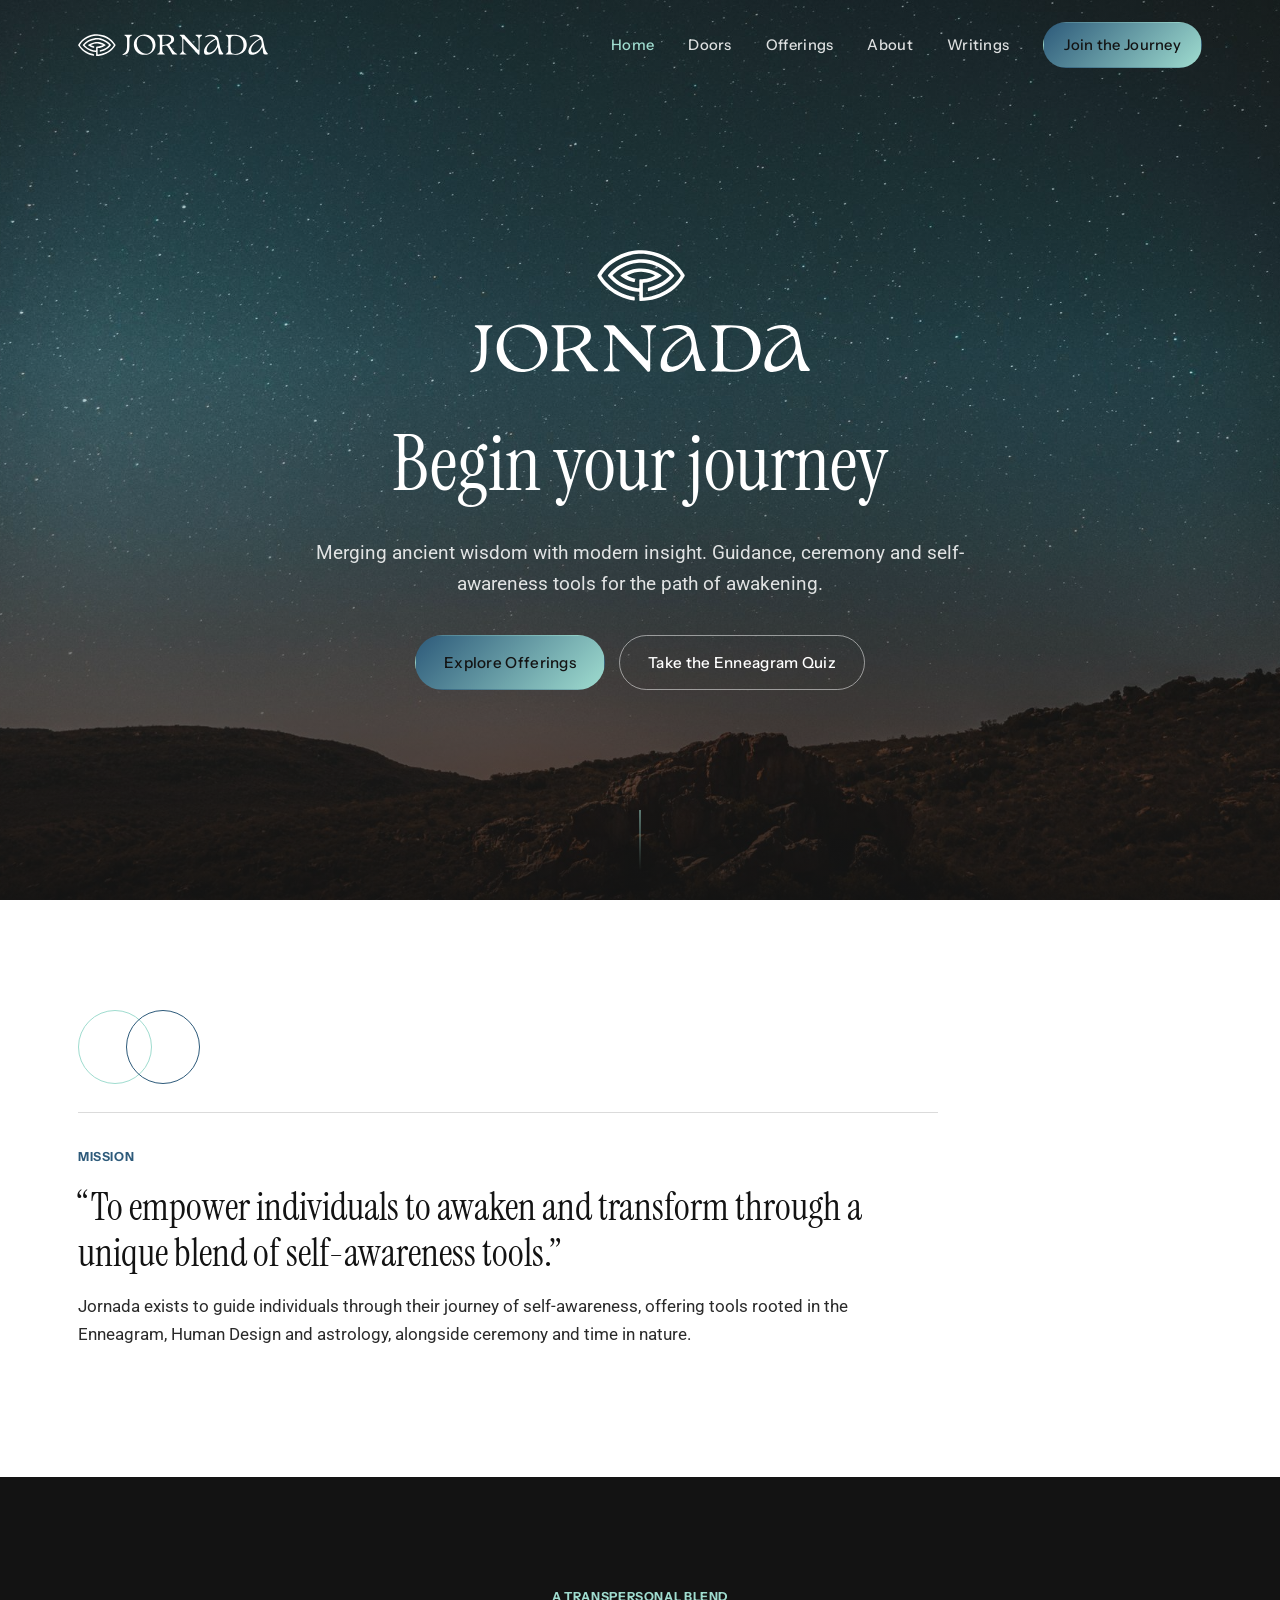
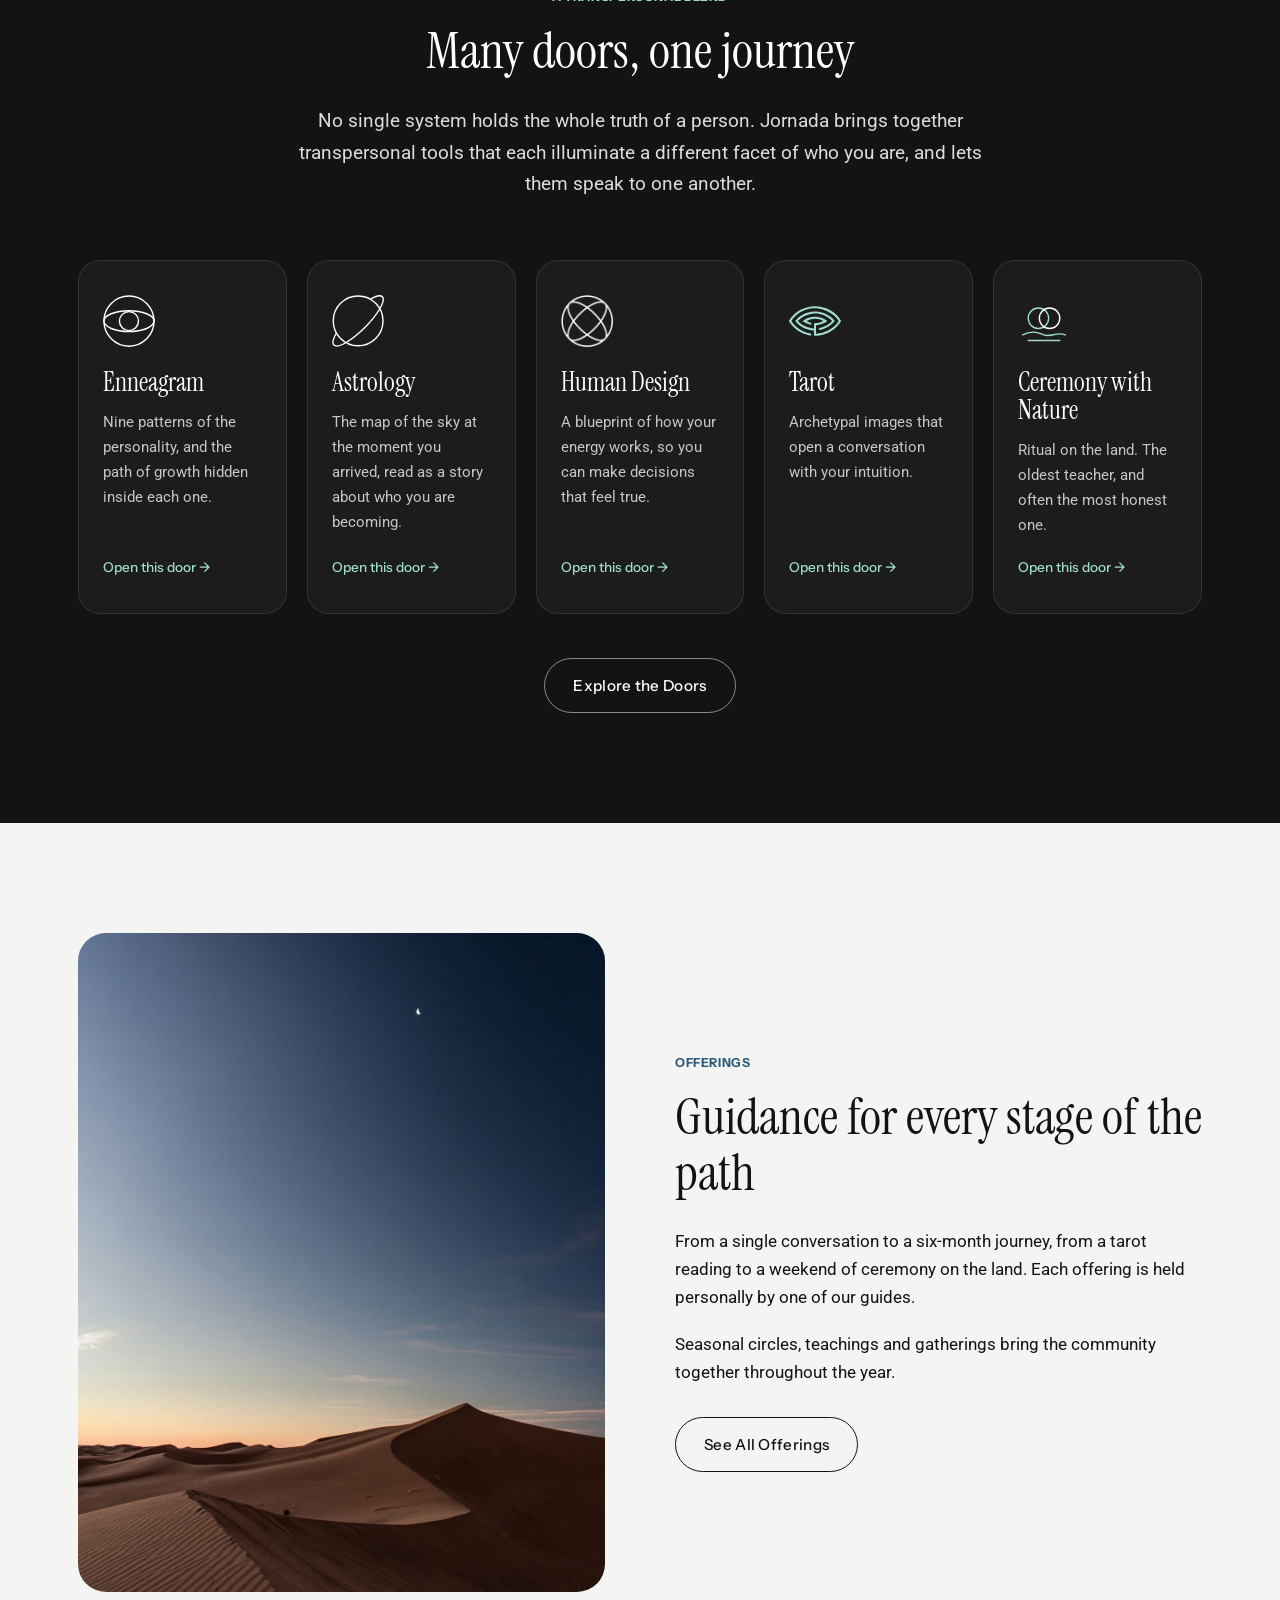
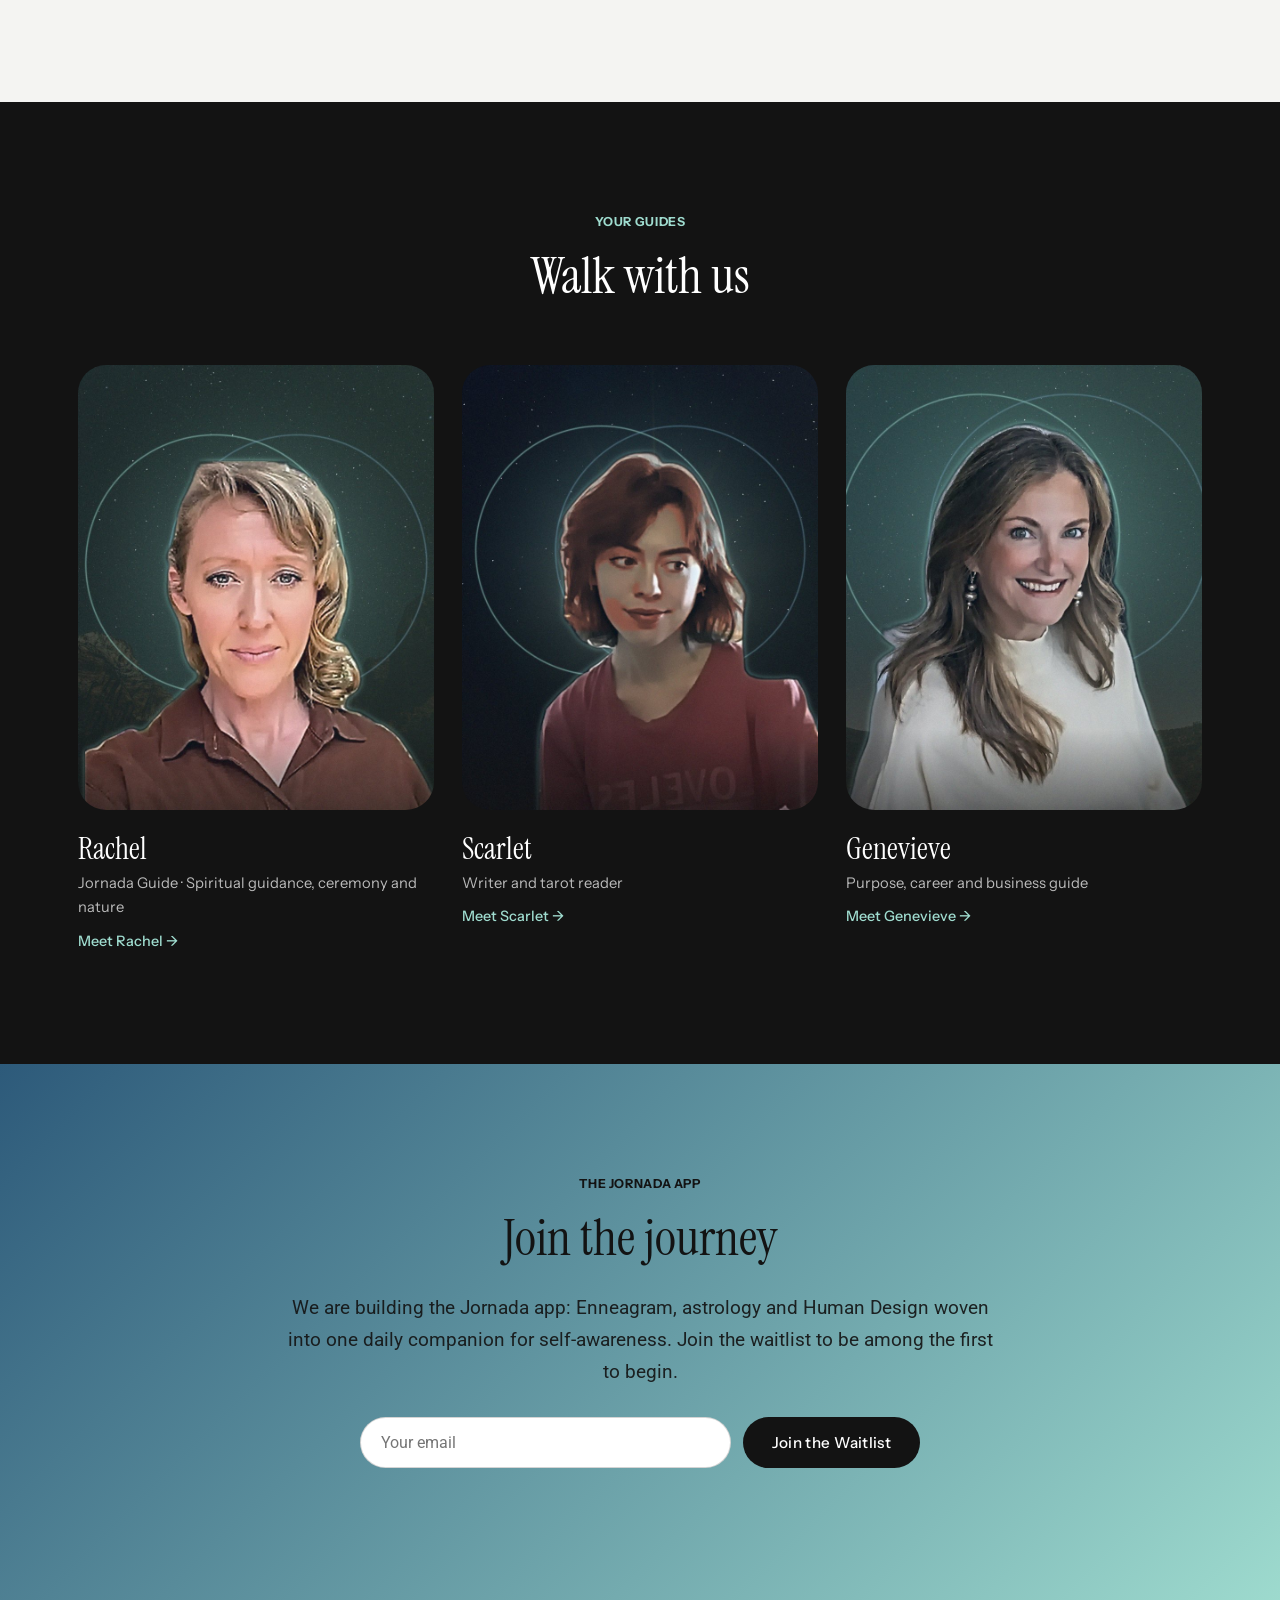
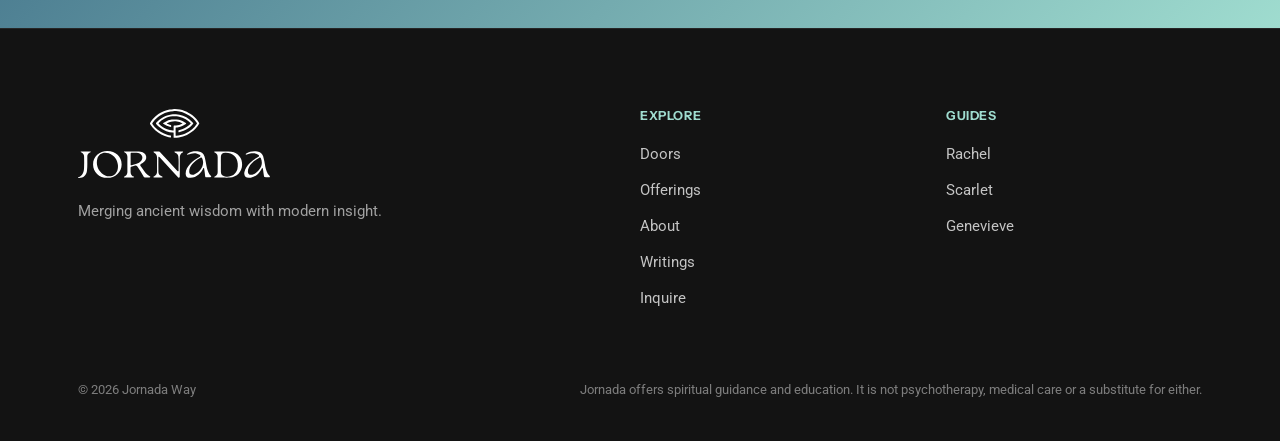
<file: index.html>
<!DOCTYPE html>
<html lang="en">
<head>
<meta charset="utf-8">
<meta name="viewport" content="width=device-width, initial-scale=1">
<title>Jornada | Begin Your Journey</title>
<meta name="description" content="Jornada guides individuals on the journey of self-awareness through the Enneagram, astrology, Human Design, tarot and ceremony in nature.">
<meta property="og:title" content="Jornada | Begin Your Journey">
<meta property="og:description" content="Jornada guides individuals on the journey of self-awareness through the Enneagram, astrology, Human Design, tarot and ceremony in nature.">
<meta property="og:image" content="https://jornadaway.com/assets/img/desert-stars.jpg">
<link rel="icon" href="assets/img/mark-teal.svg" type="image/svg+xml">
<link rel="preconnect" href="https://fonts.googleapis.com">
<link rel="preconnect" href="https://fonts.gstatic.com" crossorigin>
<link href="https://fonts.googleapis.com/css2?family=Instrument+Sans:wght@400;500;700&family=Instrument+Serif:ital@0;1&family=Roboto:wght@300;400;500&display=swap" rel="stylesheet">
<link rel="stylesheet" href="assets/css/style.css">
</head>
<body>
<header class="site-header">
  <div class="wrap">
    <a class="brand" href="index.html" aria-label="Jornada home"><img src="assets/img/logo-white.svg" alt="Jornada"></a>
    <button class="nav-toggle" aria-label="Menu" aria-expanded="false"><span></span><span></span><span></span></button>
    <nav class="nav"><a href="index.html" class="active">Home</a><a href="doors.html">Doors</a><a href="offerings.html">Offerings</a><a href="about.html">About</a><a href="writings.html">Writings</a><a class="btn btn-primary" href="index.html#waitlist">Join the Journey</a></nav>
  </div>
</header>

<section class="hero center" style="background-image:url('assets/img/desert-stars.jpg')">
  <div class="wrap">
    <img class="hero-logo" src="assets/img/logo-white-stacked.svg" alt="Jornada">
    <h1>Begin your journey</h1>
    <p class="lede">Merging ancient wisdom with modern insight. Guidance, ceremony and self-awareness tools for the path of awakening.</p>
    <div class="actions">
      <a class="btn btn-primary" href="offerings.html">Explore Offerings</a>
      <a class="btn btn-ghost" href="doors.html#enneagram">Take the Enneagram Quiz</a>
    </div>
  </div>
  <div class="scroll-cue"></div>
</section>

<section class="light" id="mission">
  <div class="wrap">
    <div class="circles"></div>
    <div class="mv" style="grid-template-columns:1fr;max-width:860px">
      <div class="mv-item reveal">
        <span class="eyebrow">Mission</span>
        <blockquote>&ldquo;To empower individuals to awaken and transform through a unique blend of self-awareness tools.&rdquo;</blockquote>
        <p>Jornada exists to guide individuals through their journey of self-awareness, offering tools rooted in the Enneagram, Human Design and astrology, alongside ceremony and time in nature.</p>
      </div>
    </div>
  </div>
</section>

<section>
  <div class="wrap center">
    <span class="eyebrow">A Transpersonal Blend</span>
    <h2>Many doors, one journey</h2>
    <p class="lede">No single system holds the whole truth of a person. Jornada brings together transpersonal tools that each illuminate a different facet of who you are, and lets them speak to one another.</p>
    <div class="tools" style="text-align:left"><a class="tool reveal" href="doors/enneagram.html"><img class="ico inv" src="assets/img/icon-seeker.svg" alt=""><h3>Enneagram</h3><p>Nine patterns of the personality, and the path of growth hidden inside each one.</p><span class="more">Open this door &rarr;</span></a><a class="tool reveal" href="doors/astrology.html"><img class="ico inv" src="assets/img/icon-explorer.svg" alt=""><h3>Astrology</h3><p>The map of the sky at the moment you arrived, read as a story about who you are becoming.</p><span class="more">Open this door &rarr;</span></a><a class="tool reveal" href="doors/human-design.html"><img class="ico" src="assets/img/icon-guide.png" alt=""><h3>Human Design</h3><p>A blueprint of how your energy works, so you can make decisions that feel true.</p><span class="more">Open this door &rarr;</span></a><a class="tool reveal" href="doors/tarot.html"><img class="ico" src="assets/img/mark-teal.svg" alt=""><h3>Tarot</h3><p>Archetypal images that open a conversation with your intuition.</p><span class="more">Open this door &rarr;</span></a><a class="tool reveal" href="doors/ceremony.html"><img class="ico" src="assets/img/icon-ceremony.svg" alt=""><h3>Ceremony with Nature</h3><p>Ritual on the land. The oldest teacher, and often the most honest one.</p><span class="more">Open this door &rarr;</span></a></div>
    <a class="btn btn-ghost" href="doors.html" style="margin-top:44px">Explore the Doors</a>
  </div>
</section>

<section class="soft">
  <div class="wrap split">
    <img class="reveal" src="assets/img/dune-dusk.jpg" alt="Desert dunes under a crescent moon at dusk">
    <div class="reveal">
      <span class="eyebrow">Offerings</span>
      <h2>Guidance for every stage of the path</h2>
      <p>From a single conversation to a six-month journey, from a tarot reading to a weekend of ceremony on the land. Each offering is held personally by one of our guides.</p>
      <p>Seasonal circles, teachings and gatherings bring the community together throughout the year.</p>
      <a class="btn btn-ghost" href="offerings.html" style="margin-top:12px">See All Offerings</a>
    </div>
  </div>
</section>

<section>
  <div class="wrap">
    <div class="center" style="margin-bottom:60px">
      <span class="eyebrow">Your Guides</span>
      <h2>Walk with us</h2>
    </div>
    <div class="people"><a class="person reveal" href="about/rachel.html">
  <div class="portrait"><img src="assets/img/portrait-rachel.jpg" alt="Portrait of Rachel"></div>
  <h3>Rachel</h3><div class="role">Jornada Guide · Spiritual guidance, ceremony and nature</div><span class="more">Meet Rachel &rarr;</span></a><a class="person reveal" href="about/scarlet.html">
  <div class="portrait"><img src="assets/img/portrait-scarlet.jpg" alt="Portrait of Scarlet"></div>
  <h3>Scarlet</h3><div class="role">Writer and tarot reader</div><span class="more">Meet Scarlet &rarr;</span></a><a class="person reveal" href="about/genevieve.html">
  <div class="portrait"><img src="assets/img/portrait-genevieve.jpg" alt="Portrait of Genevieve"></div>
  <h3>Genevieve</h3><div class="role">Purpose, career and business guide</div><span class="more">Meet Genevieve &rarr;</span></a></div>
  </div>
</section>
<section class="form-band center" id="waitlist">
  <div class="wrap">
    <span class="eyebrow" style="color:var(--nightsky)">The Jornada App</span>
    <h2>Join the journey</h2>
    <p class="lede">We are building the Jornada app: Enneagram, astrology and Human Design woven into one daily companion for self-awareness. Join the waitlist to be among the first to begin.</p>
    <form class="waitlist" data-form="waitlist">
      <input type="email" name="email" placeholder="Your email" required aria-label="Email">
      <input type="hidden" name="list" value="app-waitlist">
      <button class="btn" type="submit">Join the Waitlist</button>
    </form>
    <p class="form-note"></p>
  </div>
</section>
<footer class="site-footer">
  <div class="wrap">
    <div class="footer-grid">
      <div>
        <img src="assets/img/logo-white-stacked.svg" alt="Jornada">
        <p>Merging ancient wisdom with modern insight.</p>
      </div>
      <div>
        <h4>Explore</h4>
        <ul>
          <li><a href="doors.html">Doors</a></li>
          <li><a href="offerings.html">Offerings</a></li>
          <li><a href="about.html">About</a></li>
          <li><a href="writings.html">Writings</a></li>
          <li><a href="offerings.html#inquire">Inquire</a></li>
        </ul>
      </div>
      <div>
        <h4>Guides</h4>
        <ul>
          <li><a href="about/rachel.html">Rachel</a></li>
          <li><a href="about/scarlet.html">Scarlet</a></li>
          <li><a href="about/genevieve.html">Genevieve</a></li>
        </ul>
      </div>
    </div>
    <div class="legal">
      <span>&copy; 2026 Jornada Way</span>
      <span>Jornada offers spiritual guidance and education. It is not psychotherapy, medical care or a substitute for either.</span>
    </div>
  </div>
</footer>
<script src="assets/js/main.js"></script>
</body>
</html>
</file>
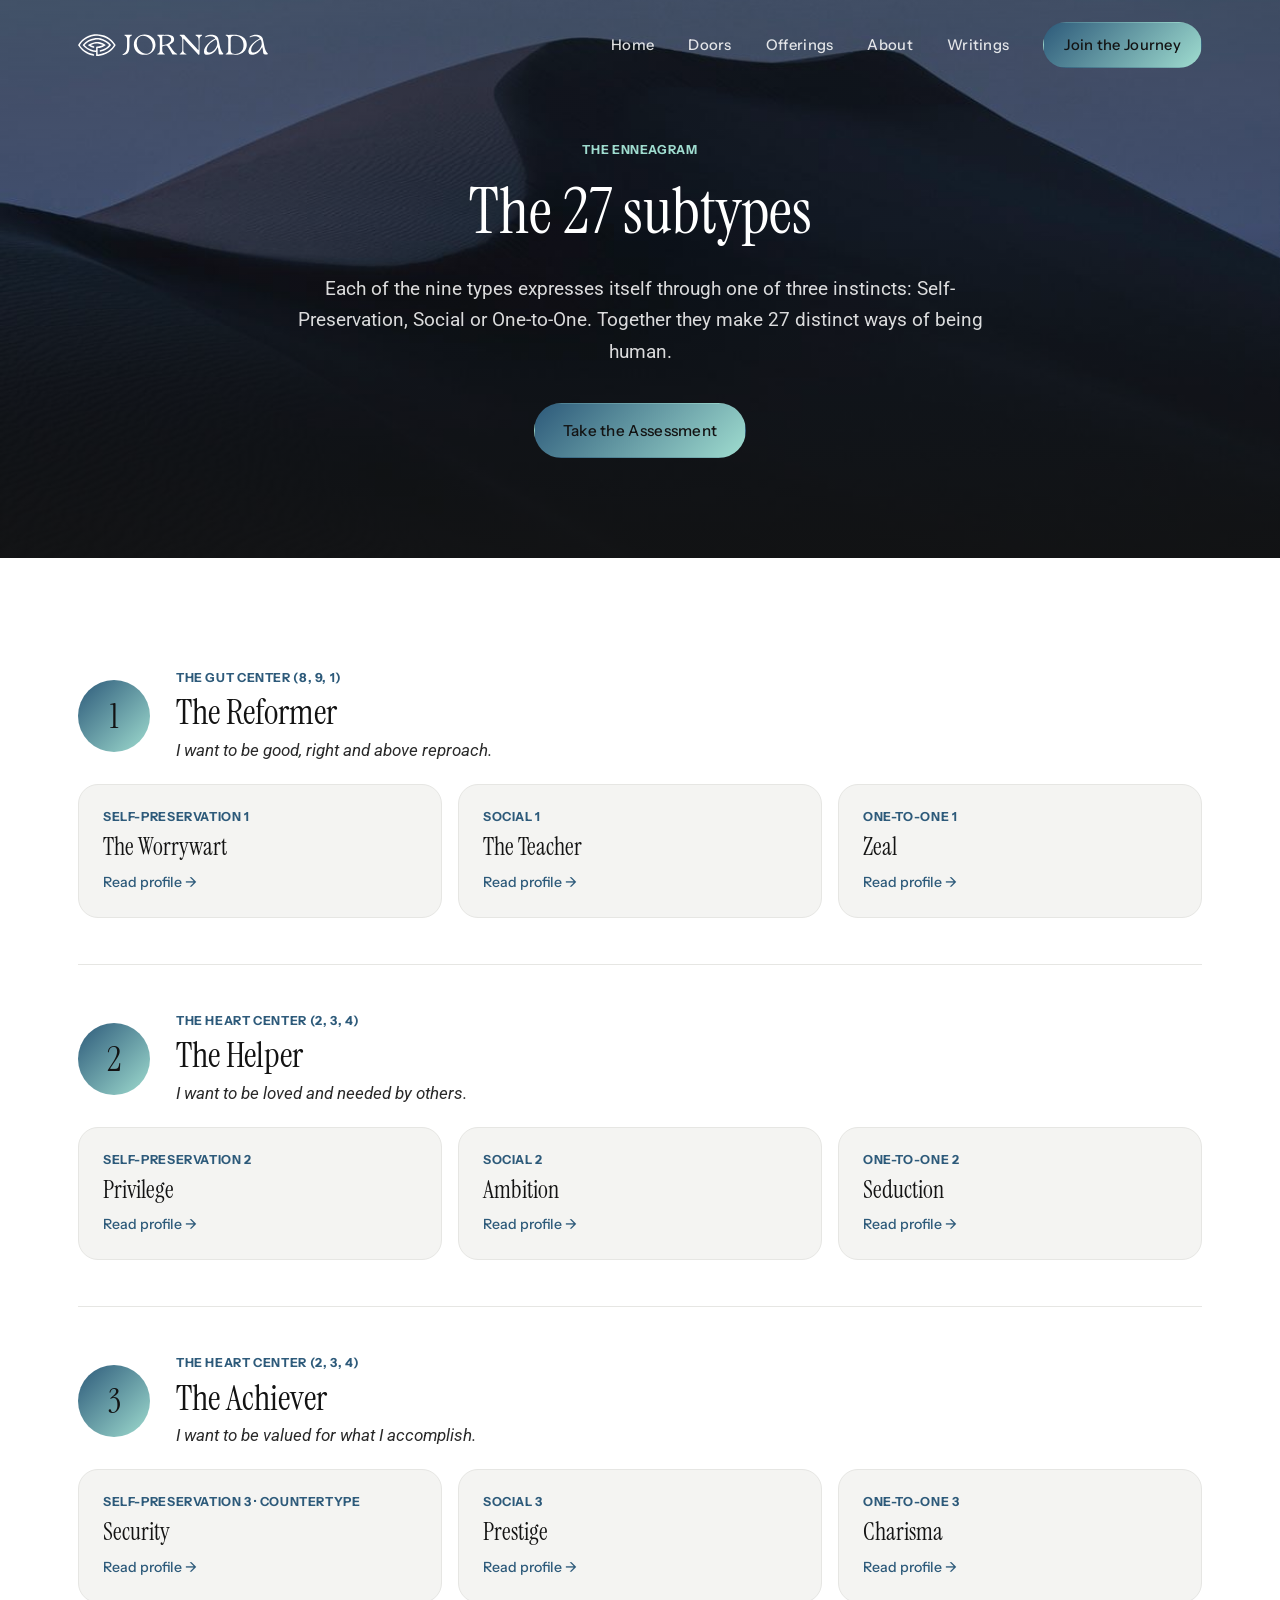
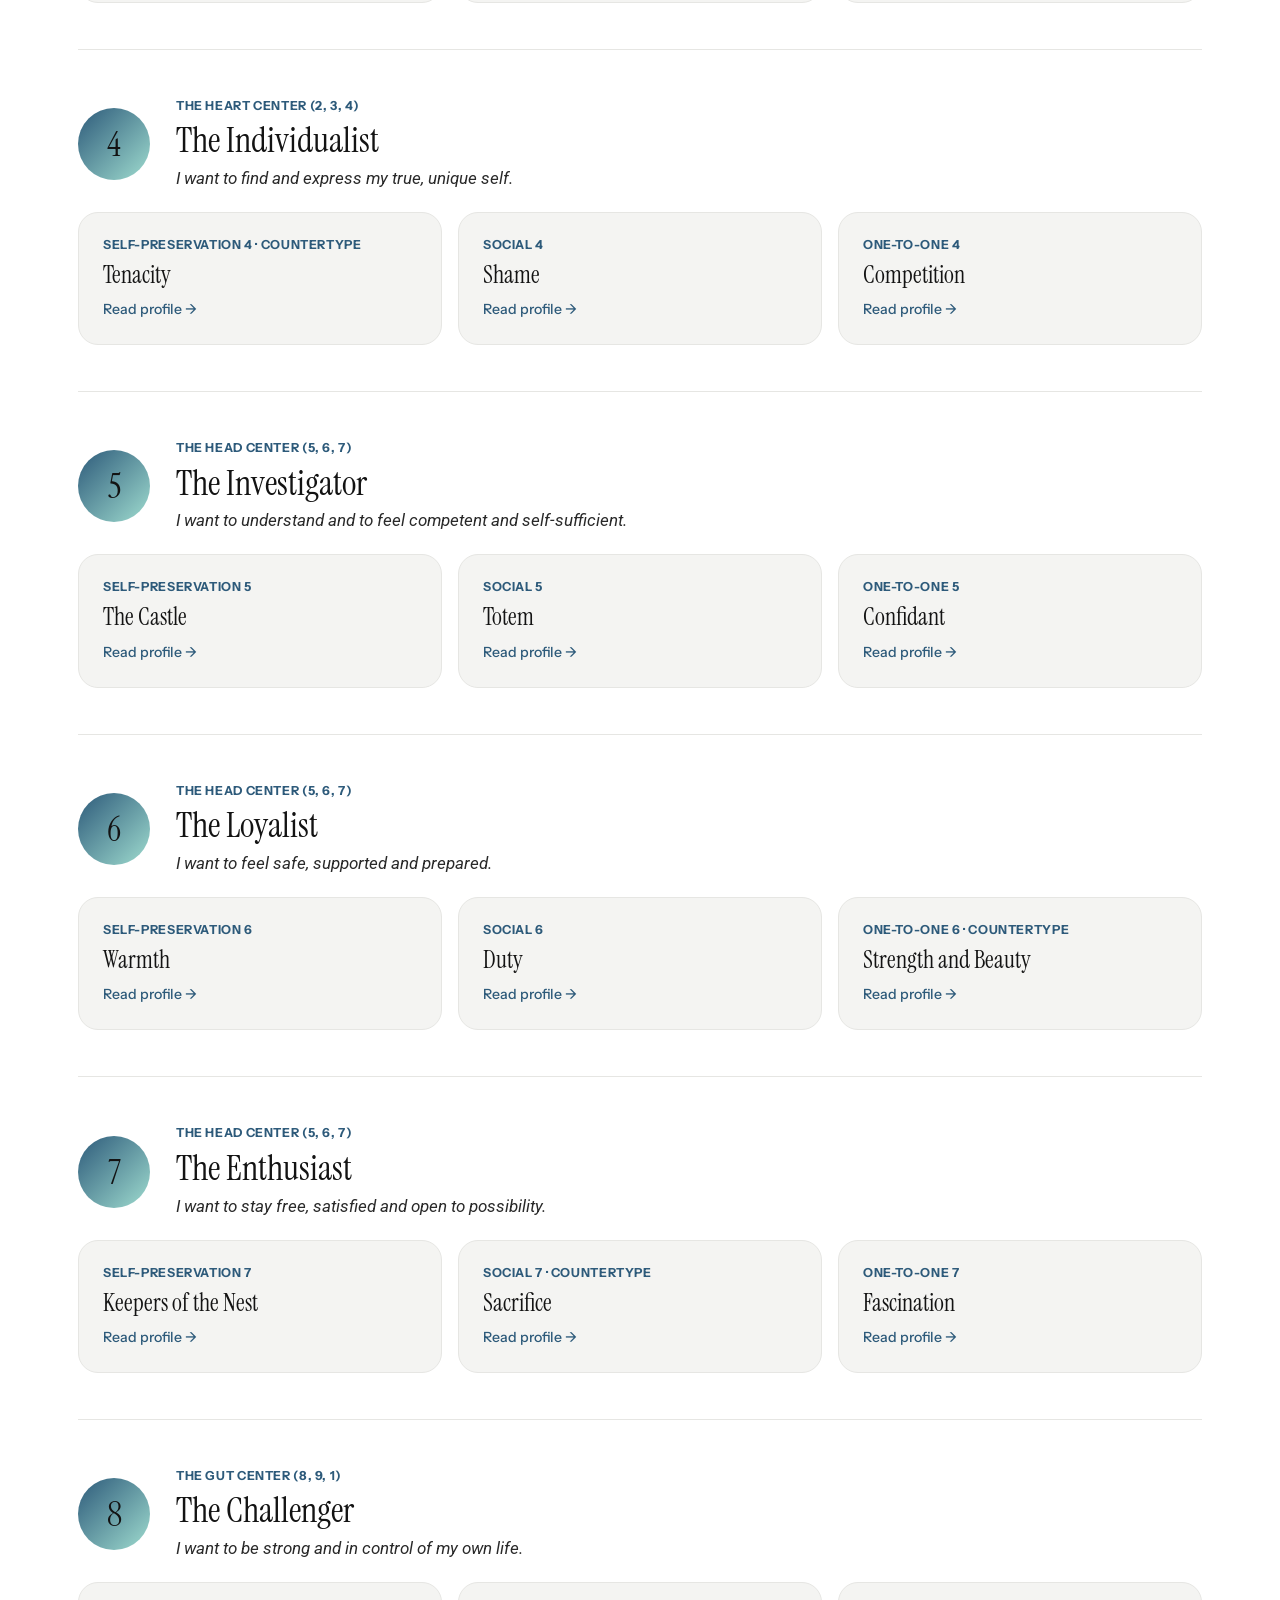
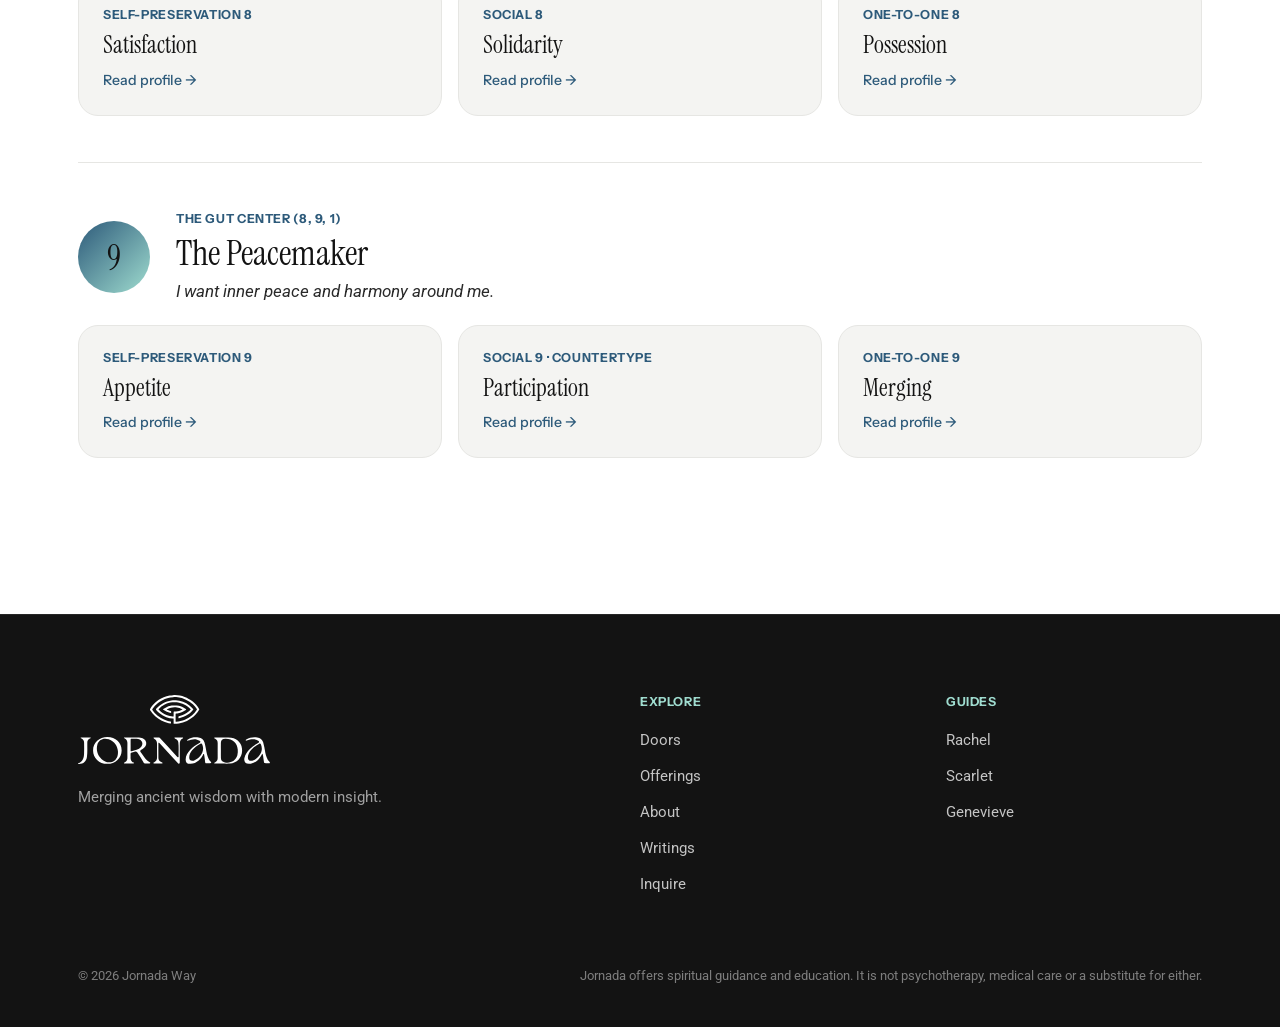
<file: enneagram/index.html>
<!DOCTYPE html>
<html lang="en">
<head>
<meta charset="utf-8">
<meta name="viewport" content="width=device-width, initial-scale=1">
<title>The 27 Enneagram Subtypes | Jornada</title>
<meta name="description" content="Explore all 27 Enneagram subtypes: the nine types through the Self-Preservation, Social and One-to-One instincts.">
<meta property="og:title" content="The 27 Enneagram Subtypes | Jornada">
<meta property="og:description" content="Explore all 27 Enneagram subtypes: the nine types through the Self-Preservation, Social and One-to-One instincts.">
<meta property="og:image" content="https://jornadaway.com/assets/img/desert-stars.jpg">
<link rel="icon" href="../assets/img/mark-teal.svg" type="image/svg+xml">
<link rel="preconnect" href="https://fonts.googleapis.com">
<link rel="preconnect" href="https://fonts.gstatic.com" crossorigin>
<link href="https://fonts.googleapis.com/css2?family=Instrument+Sans:wght@400;500;700&family=Instrument+Serif:ital@0;1&family=Roboto:wght@300;400;500&display=swap" rel="stylesheet">
<link rel="stylesheet" href="../assets/css/style.css">
<link rel="stylesheet" href="../assets/css/quiz.css">
</head>
<body data-base="../">
<header class="site-header">
  <div class="wrap">
    <a class="brand" href="../index.html" aria-label="Jornada home"><img src="../assets/img/logo-white.svg" alt="Jornada"></a>
    <button class="nav-toggle" aria-label="Menu" aria-expanded="false"><span></span><span></span><span></span></button>
    <nav class="nav"><a href="../index.html">Home</a><a href="../doors.html">Doors</a><a href="../offerings.html">Offerings</a><a href="../about.html">About</a><a href="../writings.html">Writings</a><a class="btn btn-primary" href="../index.html#waitlist">Join the Journey</a></nav>
  </div>
</header>

<section class="hero page-hero center" style="background-image:url('../assets/img/dune-blue.jpg')">
  <div class="wrap">
    <span class="eyebrow">The Enneagram</span>
    <h1>The 27 subtypes</h1>
    <p class="lede">Each of the nine types expresses itself through one of three instincts: Self-Preservation, Social or One-to-One. Together they make 27 distinct ways of being human.</p>
    <div class="actions" style="display:flex;justify-content:center"><a class="btn btn-primary" href="../doors.html#enneagram">Take the Assessment</a></div>
  </div>
</section>
<section class="light"><div class="wrap" id="enneagram-library"></div></section>
<footer class="site-footer">
  <div class="wrap">
    <div class="footer-grid">
      <div>
        <img src="../assets/img/logo-white-stacked.svg" alt="Jornada">
        <p>Merging ancient wisdom with modern insight.</p>
      </div>
      <div>
        <h4>Explore</h4>
        <ul>
          <li><a href="../doors.html">Doors</a></li>
          <li><a href="../offerings.html">Offerings</a></li>
          <li><a href="../about.html">About</a></li>
          <li><a href="../writings.html">Writings</a></li>
          <li><a href="../offerings.html#inquire">Inquire</a></li>
        </ul>
      </div>
      <div>
        <h4>Guides</h4>
        <ul>
          <li><a href="../about/rachel.html">Rachel</a></li>
          <li><a href="../about/scarlet.html">Scarlet</a></li>
          <li><a href="../about/genevieve.html">Genevieve</a></li>
        </ul>
      </div>
    </div>
    <div class="legal">
      <span>&copy; 2026 Jornada Way</span>
      <span>Jornada offers spiritual guidance and education. It is not psychotherapy, medical care or a substitute for either.</span>
    </div>
  </div>
</footer>
<script src="../assets/js/enneagram-data.js"></script>
<script src="../assets/js/quiz.js"></script>
<script src="../assets/js/main.js"></script>
</body>
</html>
</file>
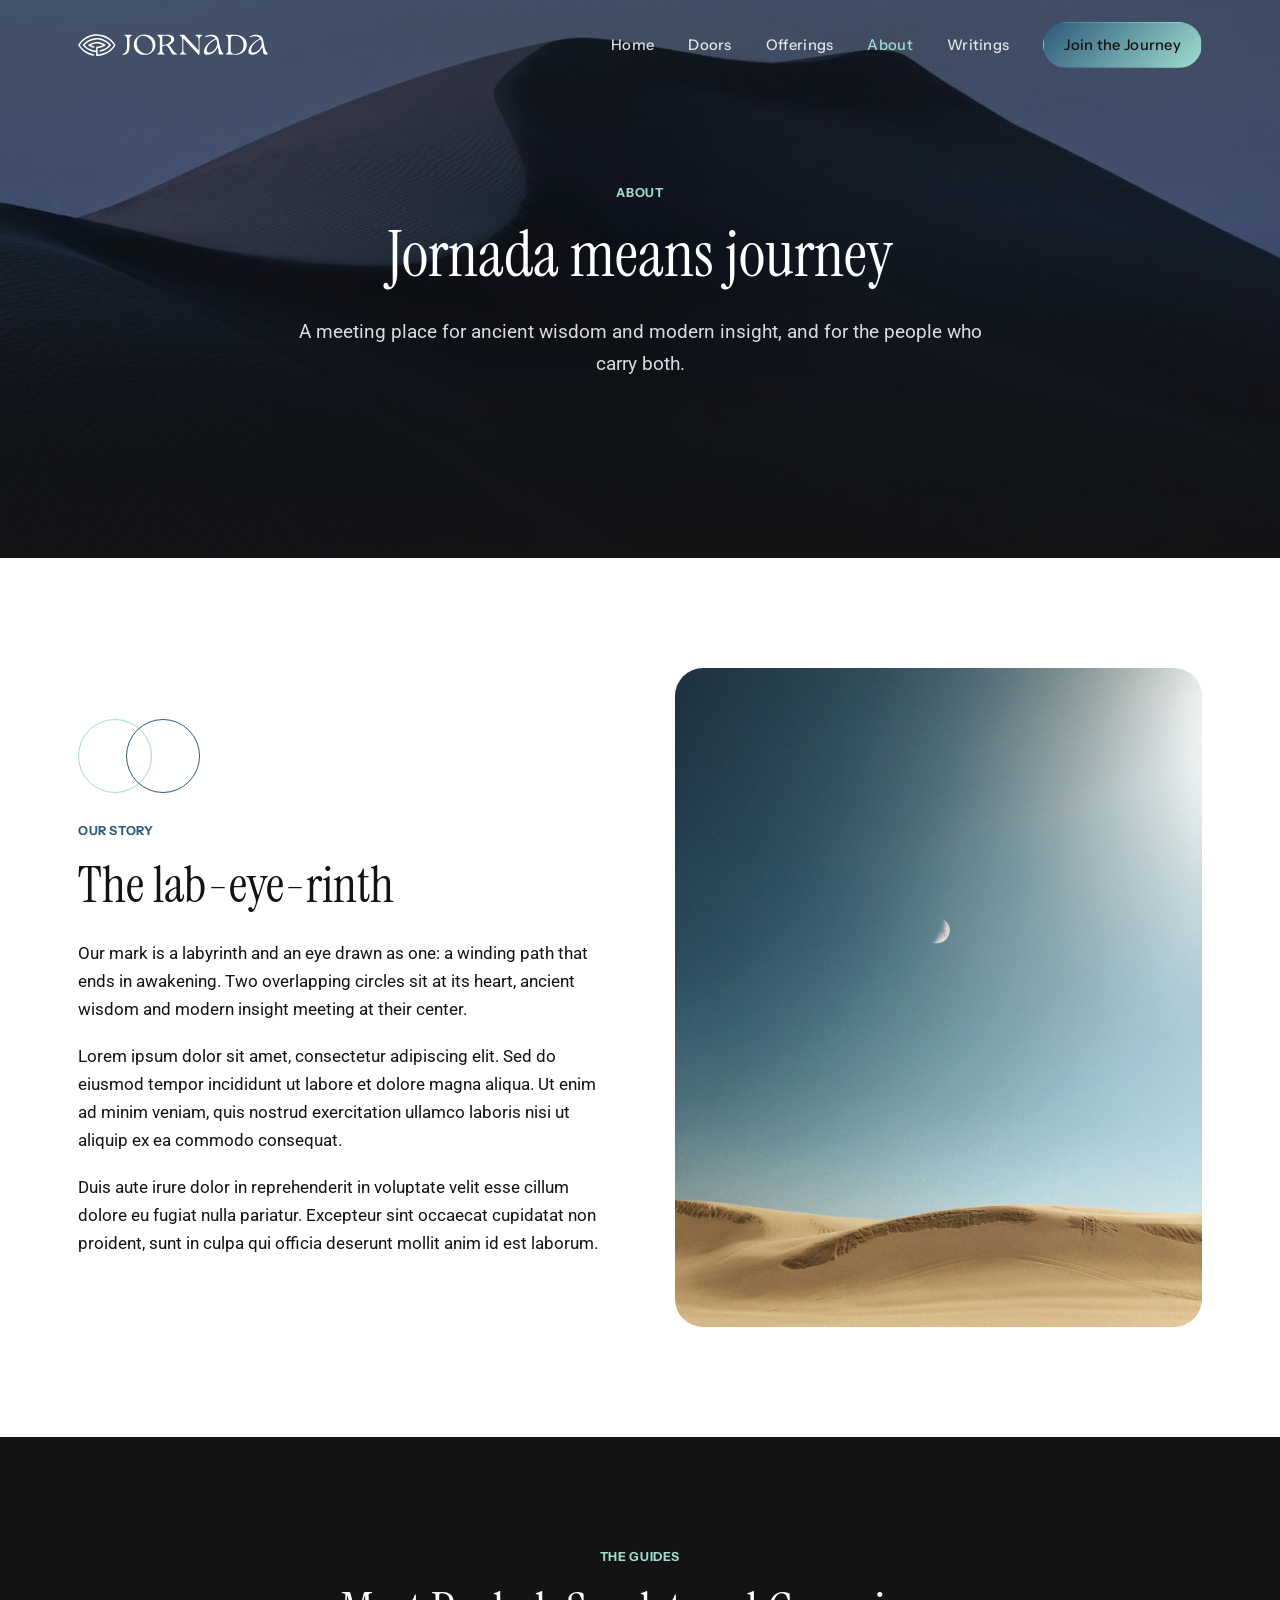
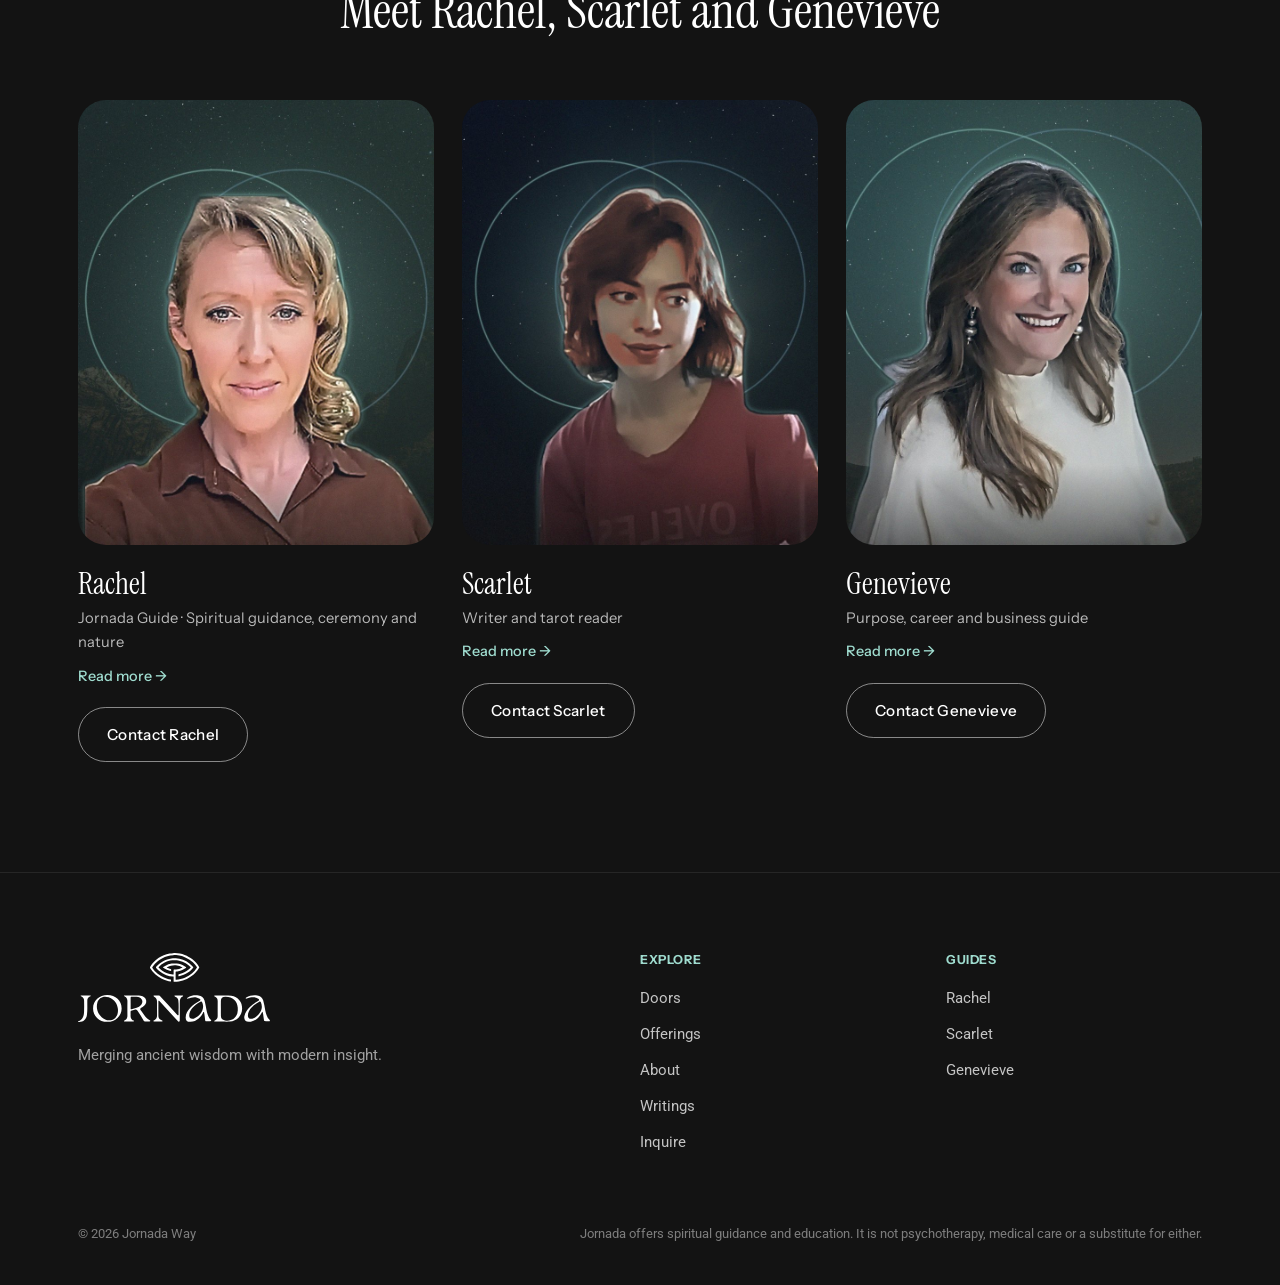
<file: about.html>
<!DOCTYPE html>
<html lang="en">
<head>
<meta charset="utf-8">
<meta name="viewport" content="width=device-width, initial-scale=1">
<title>About | Jornada</title>
<meta name="description" content="Meet Jornada and its guides, Rachel, Scarlet and Genevieve.">
<meta property="og:title" content="About | Jornada">
<meta property="og:description" content="Meet Jornada and its guides, Rachel, Scarlet and Genevieve.">
<meta property="og:image" content="https://jornadaway.com/assets/img/desert-stars.jpg">
<link rel="icon" href="assets/img/mark-teal.svg" type="image/svg+xml">
<link rel="preconnect" href="https://fonts.googleapis.com">
<link rel="preconnect" href="https://fonts.gstatic.com" crossorigin>
<link href="https://fonts.googleapis.com/css2?family=Instrument+Sans:wght@400;500;700&family=Instrument+Serif:ital@0;1&family=Roboto:wght@300;400;500&display=swap" rel="stylesheet">
<link rel="stylesheet" href="assets/css/style.css">
</head>
<body>
<header class="site-header">
  <div class="wrap">
    <a class="brand" href="index.html" aria-label="Jornada home"><img src="assets/img/logo-white.svg" alt="Jornada"></a>
    <button class="nav-toggle" aria-label="Menu" aria-expanded="false"><span></span><span></span><span></span></button>
    <nav class="nav"><a href="index.html">Home</a><a href="doors.html">Doors</a><a href="offerings.html">Offerings</a><a href="about.html" class="active">About</a><a href="writings.html">Writings</a><a class="btn btn-primary" href="index.html#waitlist">Join the Journey</a></nav>
  </div>
</header>

<section class="hero page-hero center" style="background-image:url('assets/img/dune-blue.jpg')">
  <div class="wrap">
    <span class="eyebrow">About</span>
    <h1>Jornada means journey</h1>
    <p class="lede">A meeting place for ancient wisdom and modern insight, and for the people who carry both.</p>
  </div>
</section>

<section class="light">
  <div class="wrap split">
    <div class="reveal">
      <div class="circles"></div>
      <span class="eyebrow">Our Story</span>
      <h2>The lab-eye-rinth</h2>
      <p>Our mark is a labyrinth and an eye drawn as one: a winding path that ends in awakening. Two overlapping circles sit at its heart, ancient wisdom and modern insight meeting at their center.</p>
      <p>Lorem ipsum dolor sit amet, consectetur adipiscing elit. Sed do eiusmod tempor incididunt ut labore et dolore magna aliqua. Ut enim ad minim veniam, quis nostrud exercitation ullamco laboris nisi ut aliquip ex ea commodo consequat.</p>
      <p>Duis aute irure dolor in reprehenderit in voluptate velit esse cillum dolore eu fugiat nulla pariatur. Excepteur sint occaecat cupidatat non proident, sunt in culpa qui officia deserunt mollit anim id est laborum.</p>
    </div>
    <img class="reveal" src="assets/img/dune-moon-day.jpg" alt="Sand dunes under a daytime crescent moon">
  </div>
</section>

<section>
  <div class="wrap">
    <div class="center" style="margin-bottom:60px">
      <span class="eyebrow">The Guides</span>
      <h2>Meet Rachel, Scarlet and Genevieve</h2>
    </div>
    <div class="people"><div><a class="person reveal" href="about/rachel.html">
  <div class="portrait"><img src="assets/img/portrait-rachel.jpg" alt="Portrait of Rachel"></div>
  <h3>Rachel</h3><div class="role">Jornada Guide · Spiritual guidance, ceremony and nature</div><span class="more">Read more &rarr;</span></a>
  <a class="btn btn-ghost" style="margin-top:18px" href="mailto:rachel@jornadaway.com">Contact Rachel</a></div><div><a class="person reveal" href="about/scarlet.html">
  <div class="portrait"><img src="assets/img/portrait-scarlet.jpg" alt="Portrait of Scarlet"></div>
  <h3>Scarlet</h3><div class="role">Writer and tarot reader</div><span class="more">Read more &rarr;</span></a>
  <a class="btn btn-ghost" style="margin-top:18px" href="mailto:scarlet@jornadaway.com">Contact Scarlet</a></div><div><a class="person reveal" href="about/genevieve.html">
  <div class="portrait"><img src="assets/img/portrait-genevieve.jpg" alt="Portrait of Genevieve"></div>
  <h3>Genevieve</h3><div class="role">Purpose, career and business guide</div><span class="more">Read more &rarr;</span></a>
  <a class="btn btn-ghost" style="margin-top:18px" href="mailto:gen@jornadaway.com">Contact Genevieve</a></div></div>
  </div>
</section>
<footer class="site-footer">
  <div class="wrap">
    <div class="footer-grid">
      <div>
        <img src="assets/img/logo-white-stacked.svg" alt="Jornada">
        <p>Merging ancient wisdom with modern insight.</p>
      </div>
      <div>
        <h4>Explore</h4>
        <ul>
          <li><a href="doors.html">Doors</a></li>
          <li><a href="offerings.html">Offerings</a></li>
          <li><a href="about.html">About</a></li>
          <li><a href="writings.html">Writings</a></li>
          <li><a href="offerings.html#inquire">Inquire</a></li>
        </ul>
      </div>
      <div>
        <h4>Guides</h4>
        <ul>
          <li><a href="about/rachel.html">Rachel</a></li>
          <li><a href="about/scarlet.html">Scarlet</a></li>
          <li><a href="about/genevieve.html">Genevieve</a></li>
        </ul>
      </div>
    </div>
    <div class="legal">
      <span>&copy; 2026 Jornada Way</span>
      <span>Jornada offers spiritual guidance and education. It is not psychotherapy, medical care or a substitute for either.</span>
    </div>
  </div>
</footer>
<script src="assets/js/main.js"></script>
</body>
</html>
</file>
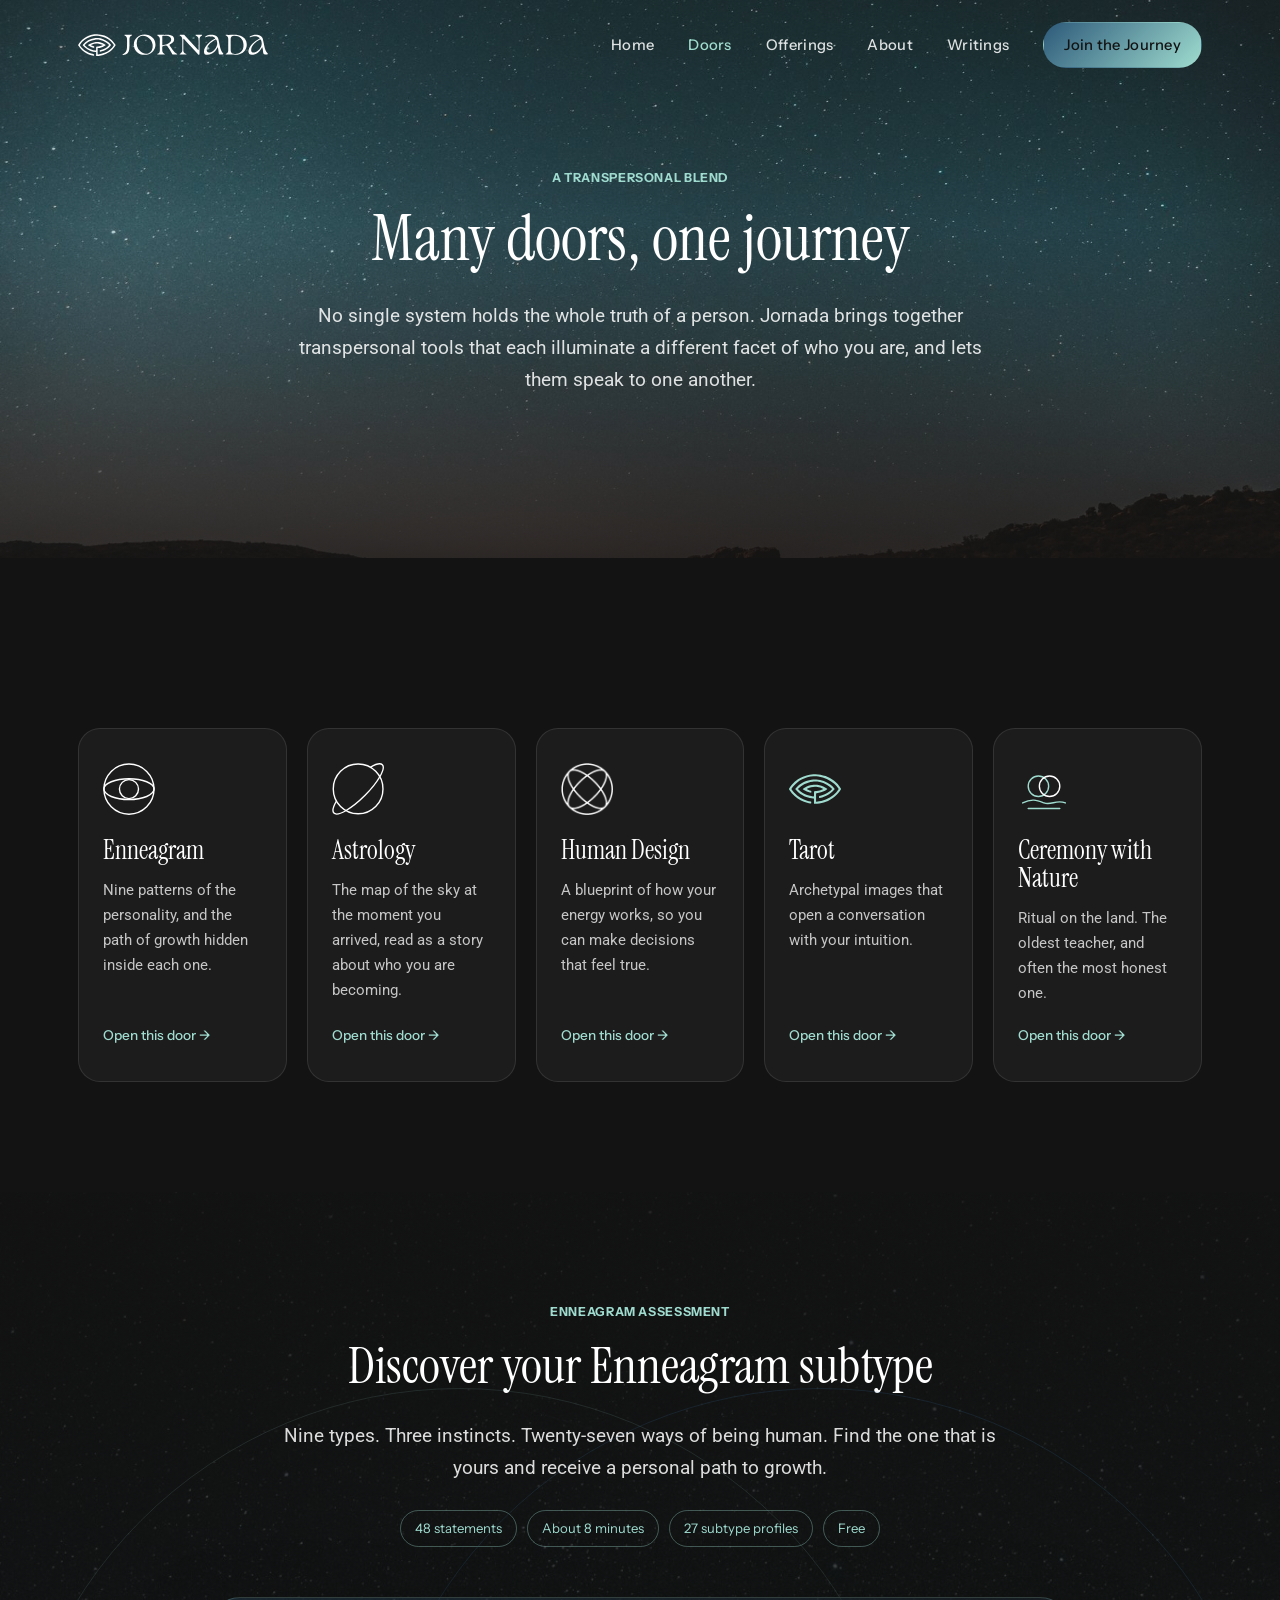
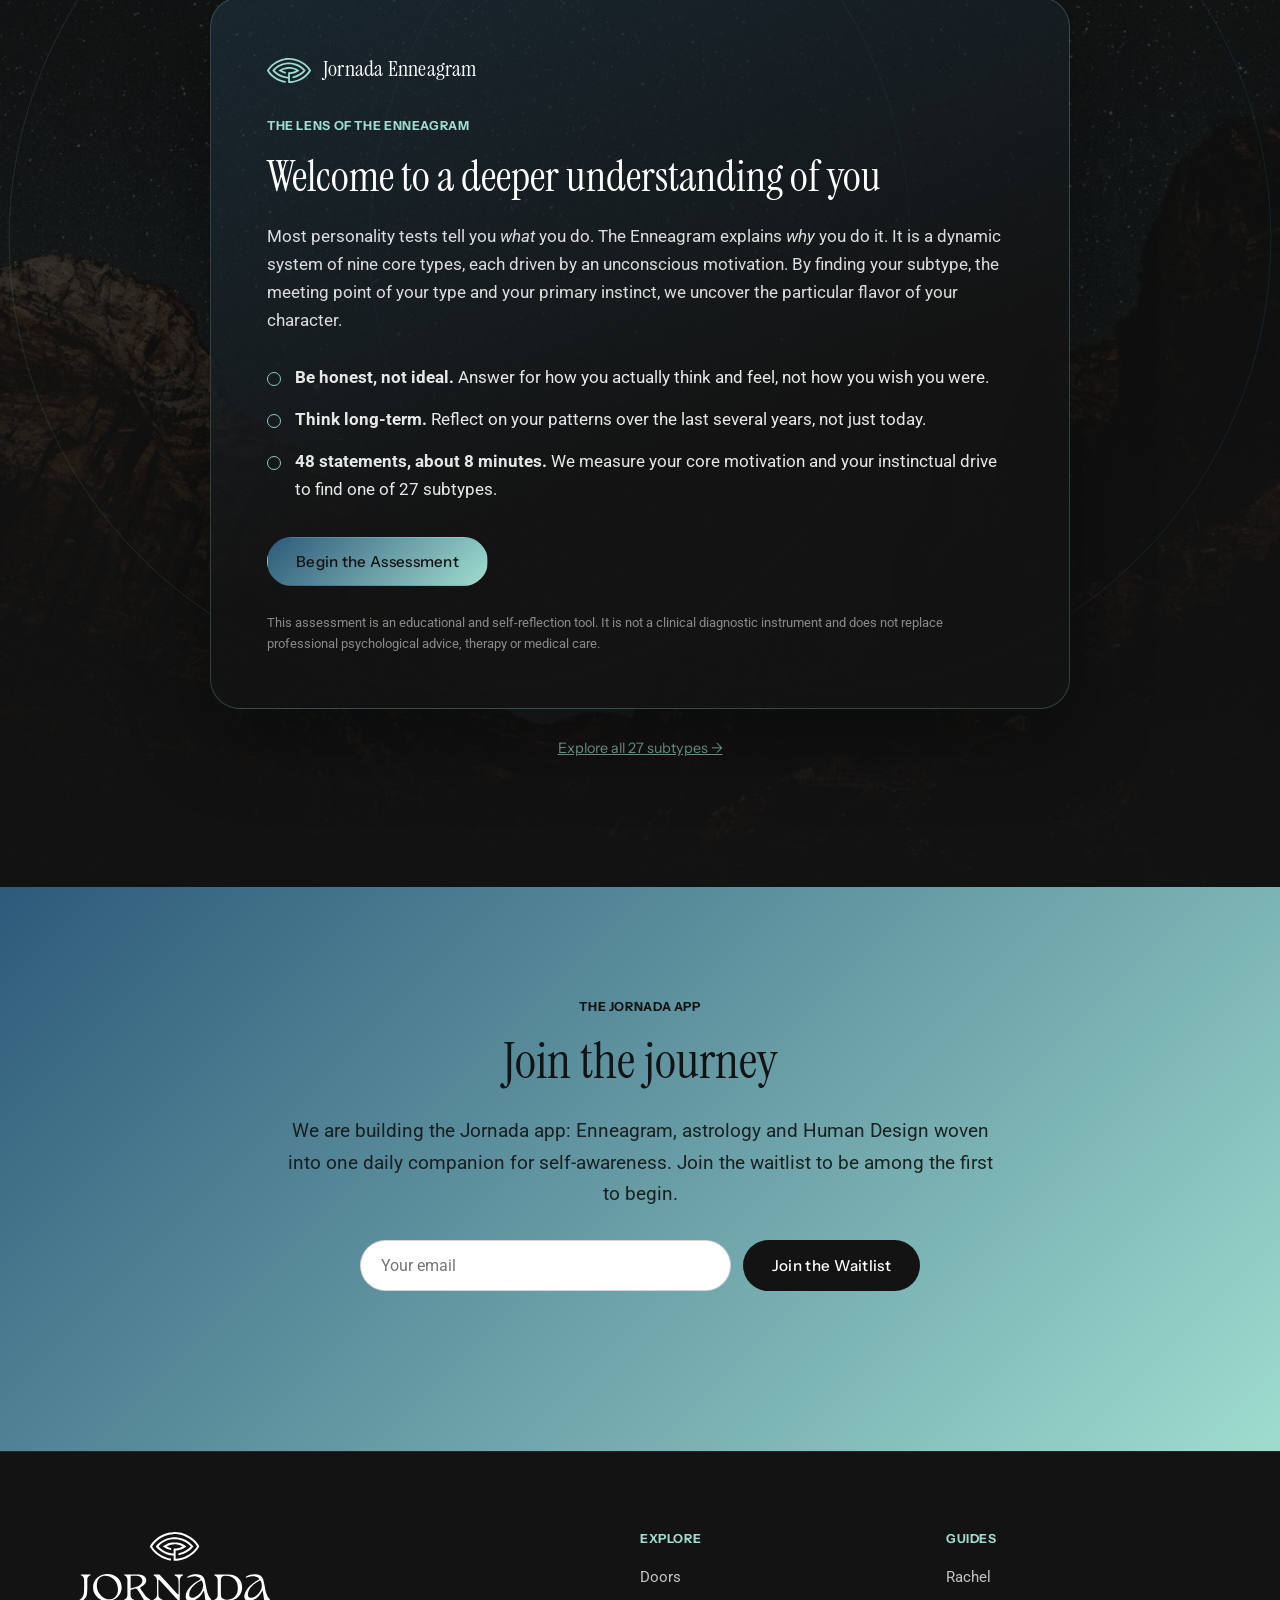
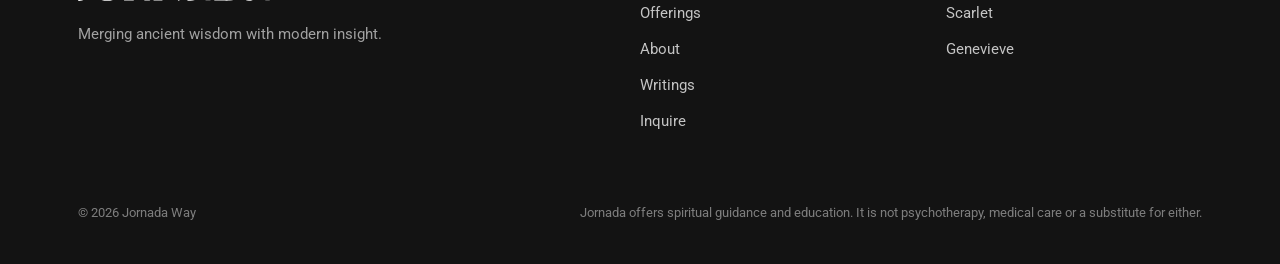
<file: doors.html>
<!DOCTYPE html>
<html lang="en">
<head>
<meta charset="utf-8">
<meta name="viewport" content="width=device-width, initial-scale=1">
<title>Doors | Jornada</title>
<meta name="description" content="Many doors, one journey: the Enneagram, astrology, Human Design, tarot and ceremony with nature, plus the free Jornada Enneagram assessment.">
<meta property="og:title" content="Doors | Jornada">
<meta property="og:description" content="Many doors, one journey: the Enneagram, astrology, Human Design, tarot and ceremony with nature, plus the free Jornada Enneagram assessment.">
<meta property="og:image" content="https://jornadaway.com/assets/img/desert-stars.jpg">
<link rel="icon" href="assets/img/mark-teal.svg" type="image/svg+xml">
<link rel="preconnect" href="https://fonts.googleapis.com">
<link rel="preconnect" href="https://fonts.gstatic.com" crossorigin>
<link href="https://fonts.googleapis.com/css2?family=Instrument+Sans:wght@400;500;700&family=Instrument+Serif:ital@0;1&family=Roboto:wght@300;400;500&display=swap" rel="stylesheet">
<link rel="stylesheet" href="assets/css/style.css">
<link rel="stylesheet" href="assets/css/quiz.css">
</head>
<body data-base="">
<header class="site-header">
  <div class="wrap">
    <a class="brand" href="index.html" aria-label="Jornada home"><img src="assets/img/logo-white.svg" alt="Jornada"></a>
    <button class="nav-toggle" aria-label="Menu" aria-expanded="false"><span></span><span></span><span></span></button>
    <nav class="nav"><a href="index.html">Home</a><a href="doors.html" class="active">Doors</a><a href="offerings.html">Offerings</a><a href="about.html">About</a><a href="writings.html">Writings</a><a class="btn btn-primary" href="index.html#waitlist">Join the Journey</a></nav>
  </div>
</header>

<section class="hero page-hero center" style="background-image:url('assets/img/desert-stars.jpg')">
  <div class="wrap">
    <span class="eyebrow">A Transpersonal Blend</span>
    <h1>Many doors, one journey</h1>
    <p class="lede">No single system holds the whole truth of a person. Jornada brings together transpersonal tools that each illuminate a different facet of who you are, and lets them speak to one another.</p>
  </div>
</section>
<section>
  <div class="wrap">
    <div class="tools"><a class="tool reveal" href="doors/enneagram.html"><img class="ico inv" src="assets/img/icon-seeker.svg" alt=""><h3>Enneagram</h3><p>Nine patterns of the personality, and the path of growth hidden inside each one.</p><span class="more">Open this door &rarr;</span></a><a class="tool reveal" href="doors/astrology.html"><img class="ico inv" src="assets/img/icon-explorer.svg" alt=""><h3>Astrology</h3><p>The map of the sky at the moment you arrived, read as a story about who you are becoming.</p><span class="more">Open this door &rarr;</span></a><a class="tool reveal" href="doors/human-design.html"><img class="ico" src="assets/img/icon-guide.png" alt=""><h3>Human Design</h3><p>A blueprint of how your energy works, so you can make decisions that feel true.</p><span class="more">Open this door &rarr;</span></a><a class="tool reveal" href="doors/tarot.html"><img class="ico" src="assets/img/mark-teal.svg" alt=""><h3>Tarot</h3><p>Archetypal images that open a conversation with your intuition.</p><span class="more">Open this door &rarr;</span></a><a class="tool reveal" href="doors/ceremony.html"><img class="ico" src="assets/img/icon-ceremony.svg" alt=""><h3>Ceremony with Nature</h3><p>Ritual on the land. The oldest teacher, and often the most honest one.</p><span class="more">Open this door &rarr;</span></a></div>
  </div>
</section>
<section class="qz-section center" id="enneagram">
  <div class="wrap">
    <span class="eyebrow">Enneagram Assessment</span>
    <h2>Discover your Enneagram subtype</h2>
    <p class="lede">Nine types. Three instincts. Twenty-seven ways of being human. Find the one that is yours and receive a personal path to growth.</p>
    <div class="qz-teaser"><span>48 statements</span><span>About 8 minutes</span><span>27 subtype profiles</span><span>Free</span></div>
    <div class="qz-wrap" id="enneagram-quiz"></div>
    <p style="margin-top:28px;font-family:var(--sans);font-size:.9rem;opacity:.7"><a href="enneagram/index.html" style="color:var(--cosmic-teal)">Explore all 27 subtypes &rarr;</a></p>
  </div>
</section>

<section class="form-band center" id="waitlist">
  <div class="wrap">
    <span class="eyebrow" style="color:var(--nightsky)">The Jornada App</span>
    <h2>Join the journey</h2>
    <p class="lede">We are building the Jornada app: Enneagram, astrology and Human Design woven into one daily companion for self-awareness. Join the waitlist to be among the first to begin.</p>
    <form class="waitlist" data-form="waitlist">
      <input type="email" name="email" placeholder="Your email" required aria-label="Email">
      <input type="hidden" name="list" value="app-waitlist">
      <button class="btn" type="submit">Join the Waitlist</button>
    </form>
    <p class="form-note"></p>
  </div>
</section>
<footer class="site-footer">
  <div class="wrap">
    <div class="footer-grid">
      <div>
        <img src="assets/img/logo-white-stacked.svg" alt="Jornada">
        <p>Merging ancient wisdom with modern insight.</p>
      </div>
      <div>
        <h4>Explore</h4>
        <ul>
          <li><a href="doors.html">Doors</a></li>
          <li><a href="offerings.html">Offerings</a></li>
          <li><a href="about.html">About</a></li>
          <li><a href="writings.html">Writings</a></li>
          <li><a href="offerings.html#inquire">Inquire</a></li>
        </ul>
      </div>
      <div>
        <h4>Guides</h4>
        <ul>
          <li><a href="about/rachel.html">Rachel</a></li>
          <li><a href="about/scarlet.html">Scarlet</a></li>
          <li><a href="about/genevieve.html">Genevieve</a></li>
        </ul>
      </div>
    </div>
    <div class="legal">
      <span>&copy; 2026 Jornada Way</span>
      <span>Jornada offers spiritual guidance and education. It is not psychotherapy, medical care or a substitute for either.</span>
    </div>
  </div>
</footer>
<script src="assets/js/enneagram-data.js"></script>
<script src="assets/js/quiz.js"></script>
<script src="assets/js/main.js"></script>
</body>
</html>
</file>
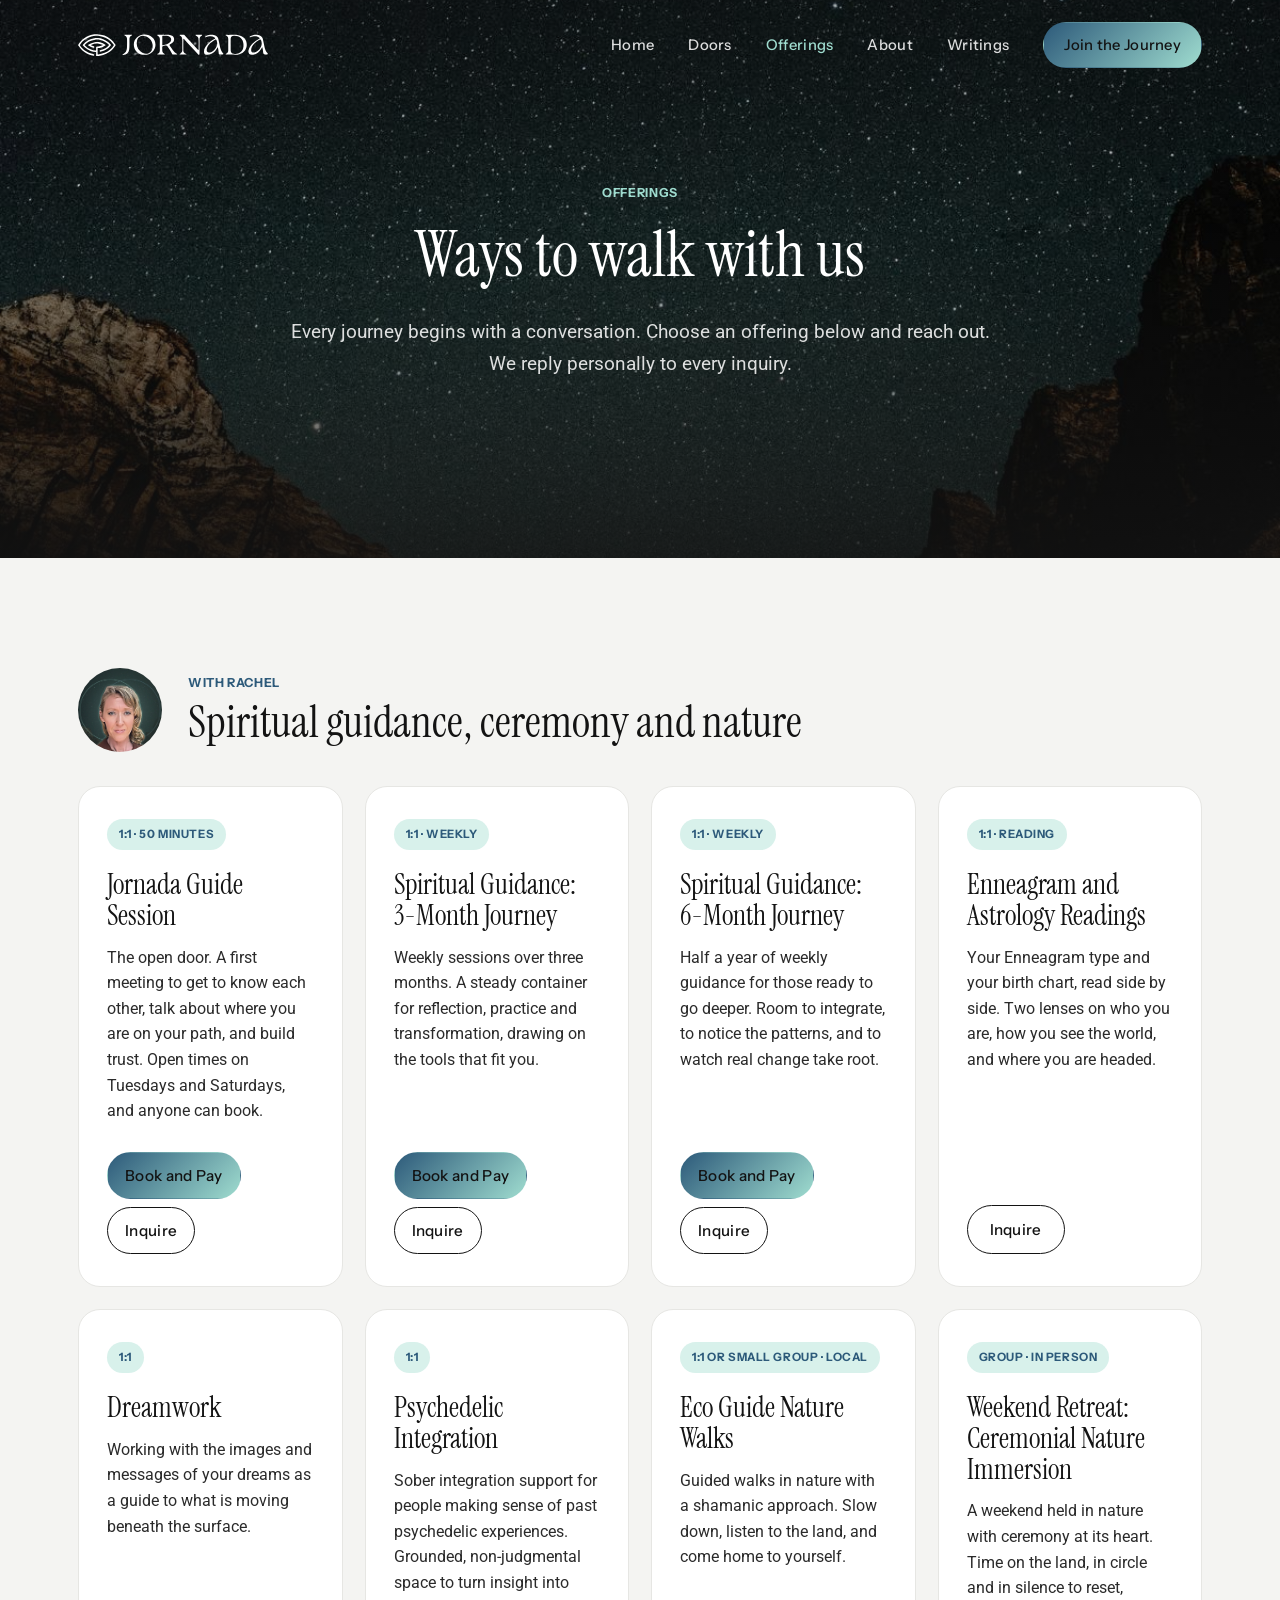
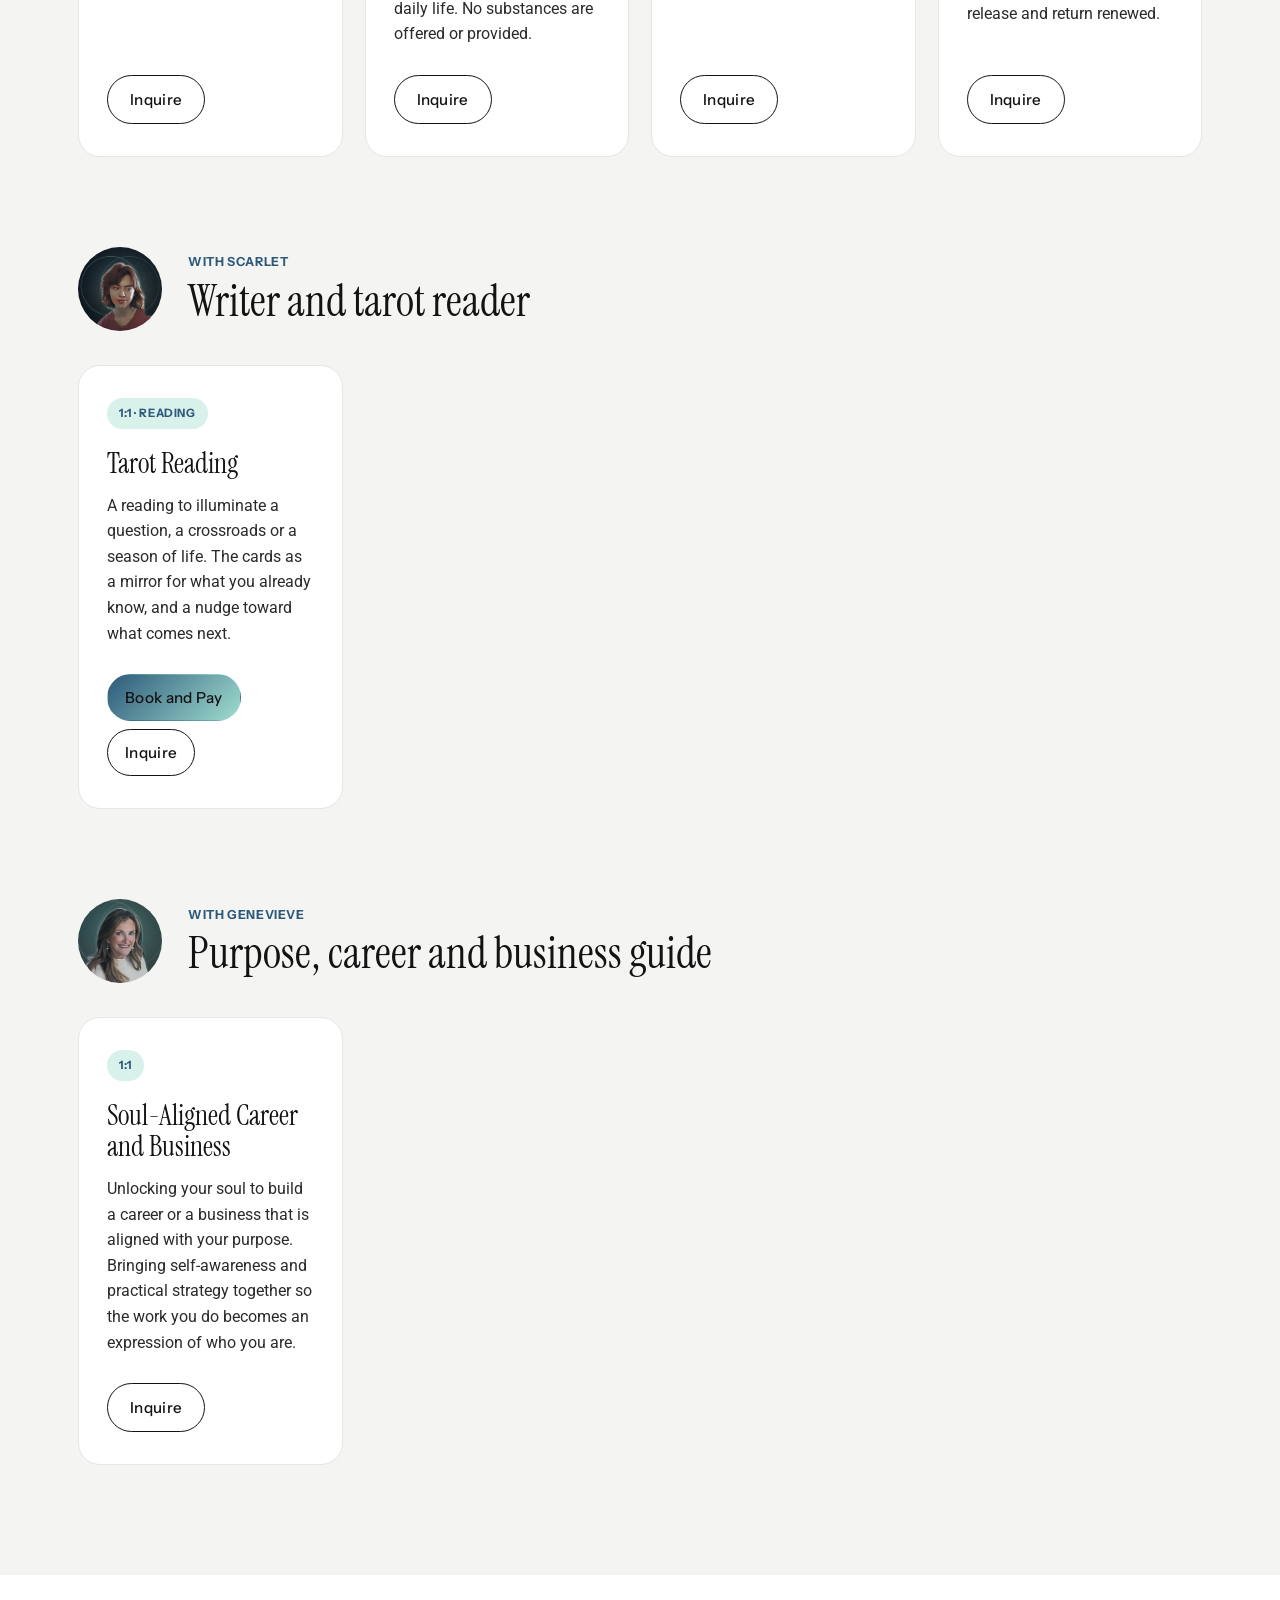
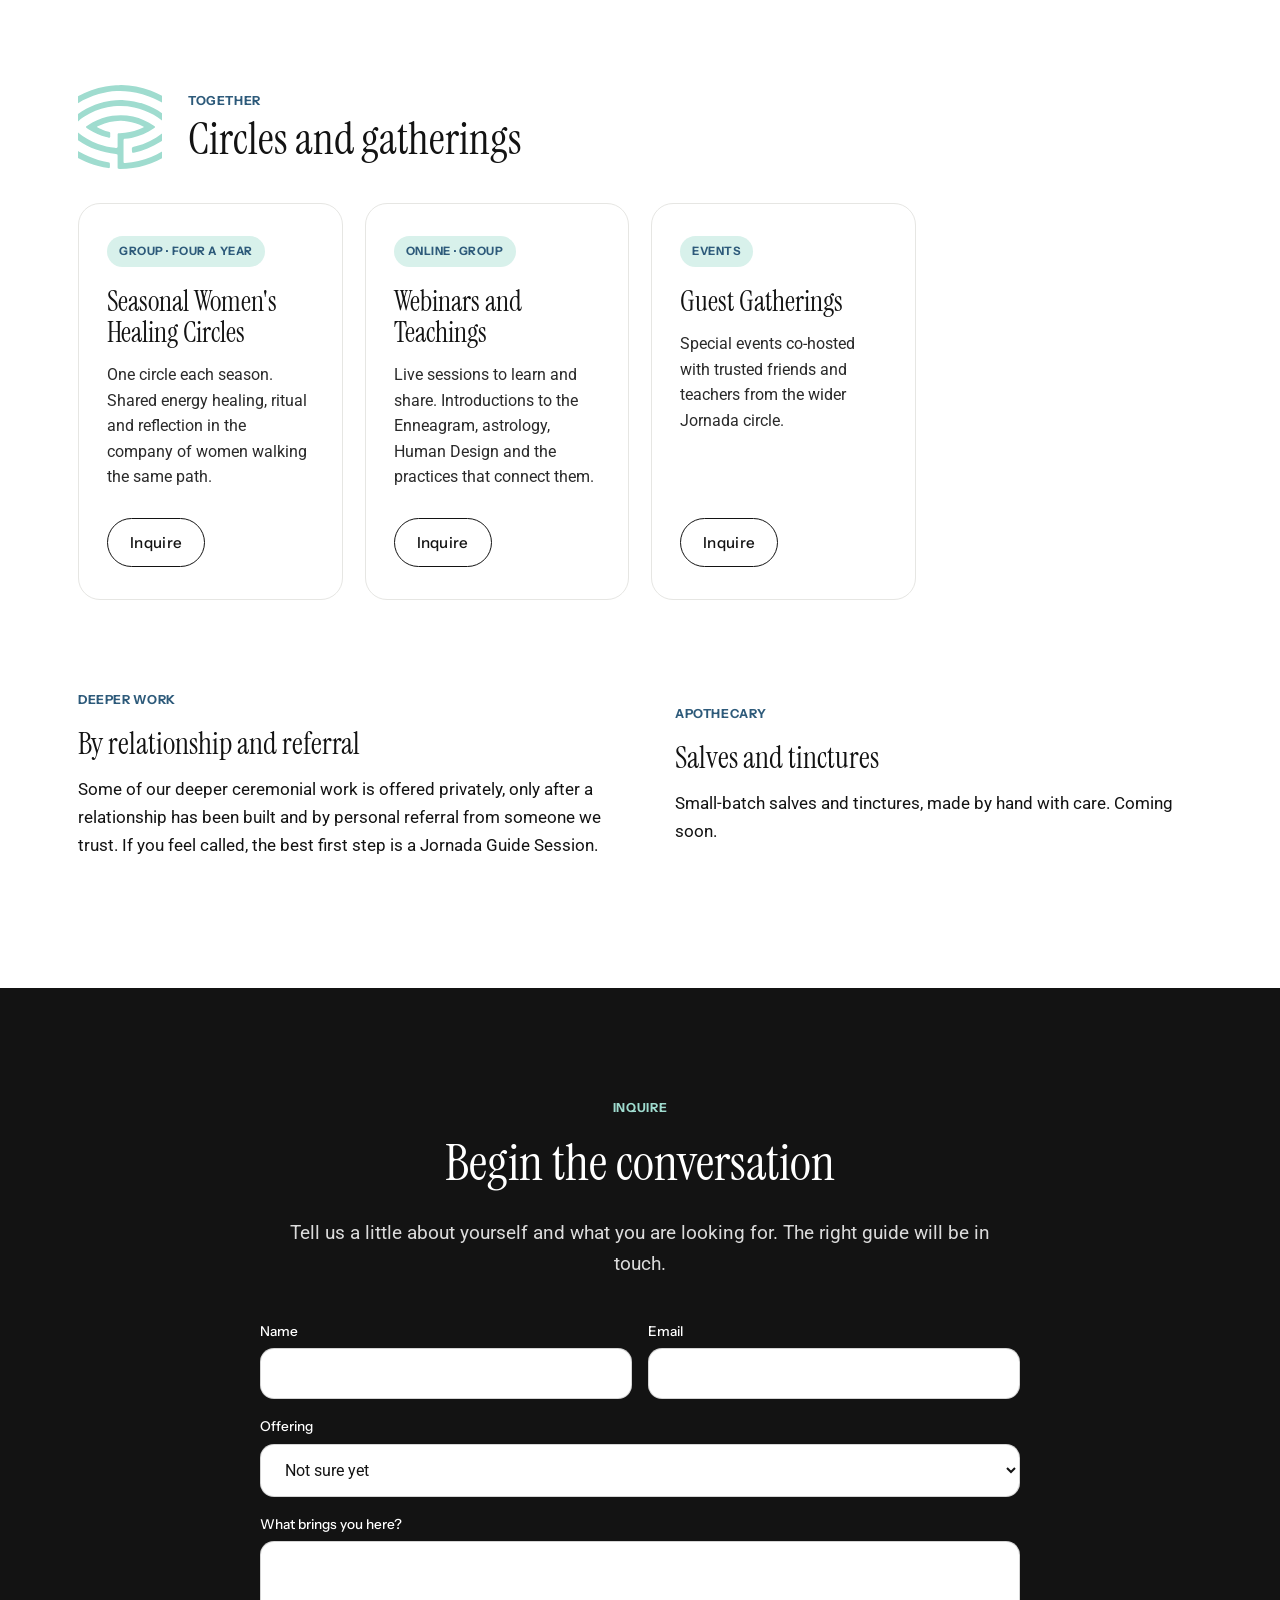
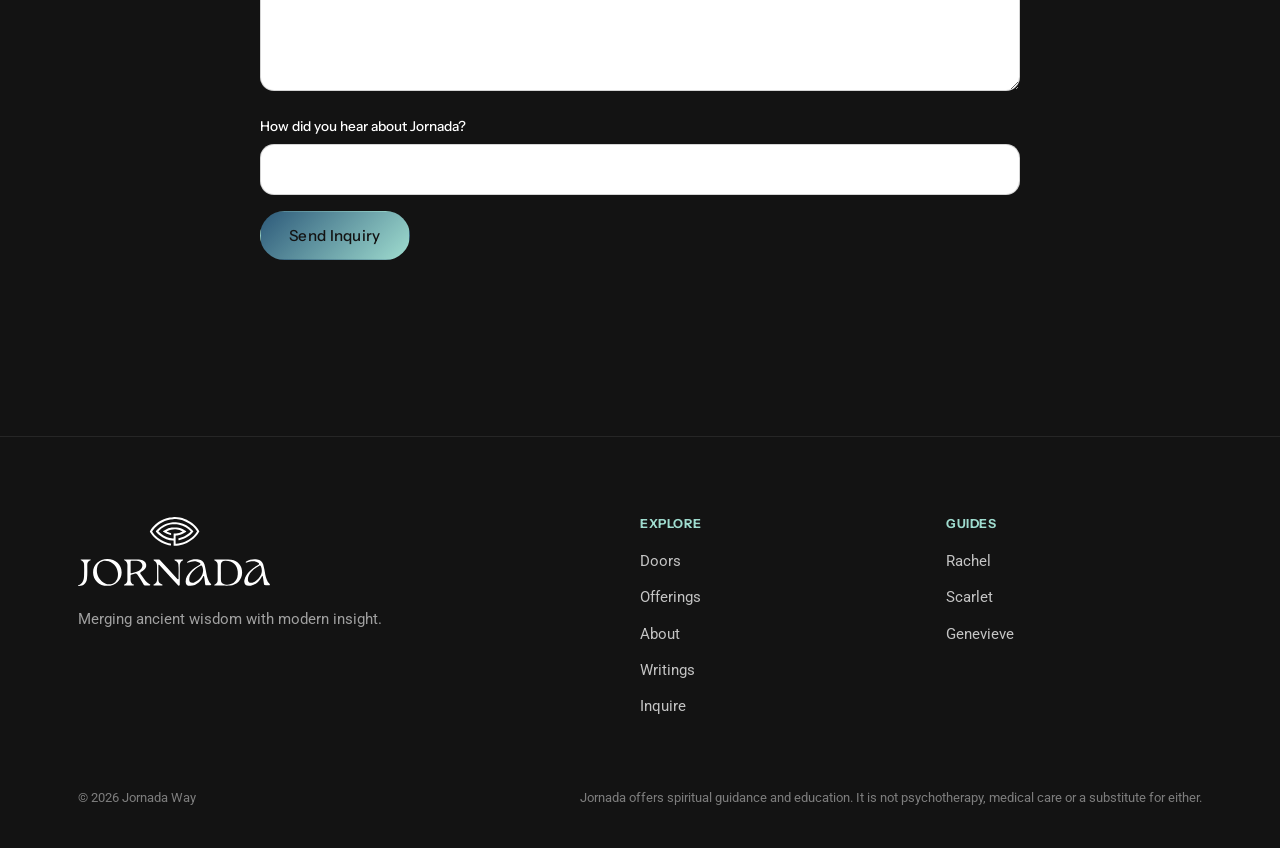
<file: offerings.html>
<!DOCTYPE html>
<html lang="en">
<head>
<meta charset="utf-8">
<meta name="viewport" content="width=device-width, initial-scale=1">
<title>Offerings | Jornada</title>
<meta name="description" content="Spiritual guidance, readings, retreats, circles and soul-aligned career guidance from the Jornada guides.">
<meta property="og:title" content="Offerings | Jornada">
<meta property="og:description" content="Spiritual guidance, readings, retreats, circles and soul-aligned career guidance from the Jornada guides.">
<meta property="og:image" content="https://jornadaway.com/assets/img/desert-stars.jpg">
<link rel="icon" href="assets/img/mark-teal.svg" type="image/svg+xml">
<link rel="preconnect" href="https://fonts.googleapis.com">
<link rel="preconnect" href="https://fonts.gstatic.com" crossorigin>
<link href="https://fonts.googleapis.com/css2?family=Instrument+Sans:wght@400;500;700&family=Instrument+Serif:ital@0;1&family=Roboto:wght@300;400;500&display=swap" rel="stylesheet">
<link rel="stylesheet" href="assets/css/style.css">
</head>
<body>
<header class="site-header">
  <div class="wrap">
    <a class="brand" href="index.html" aria-label="Jornada home"><img src="assets/img/logo-white.svg" alt="Jornada"></a>
    <button class="nav-toggle" aria-label="Menu" aria-expanded="false"><span></span><span></span><span></span></button>
    <nav class="nav"><a href="index.html">Home</a><a href="doors.html">Doors</a><a href="offerings.html" class="active">Offerings</a><a href="about.html">About</a><a href="writings.html">Writings</a><a class="btn btn-primary" href="index.html#waitlist">Join the Journey</a></nav>
  </div>
</header>

<section class="hero page-hero center" style="background-image:url('assets/img/canyon-stars.jpg')">
  <div class="wrap">
    <span class="eyebrow">Offerings</span>
    <h1>Ways to walk with us</h1>
    <p class="lede">Every journey begins with a conversation. Choose an offering below and reach out. We reply personally to every inquiry.</p>
  </div>
</section>

<section class="soft">
  <div class="wrap"><div class="offer-group" id="rachel">
  <div class="offer-head reveal">
    <img src="assets/img/portrait-rachel.jpg" alt="">
    <div><span class="eyebrow">With Rachel</span><h2>Spiritual guidance, ceremony and nature</h2></div>
  </div>
  <div class="offer-grid"><div class="offer reveal">
  <span class="format">1:1 · 50 minutes</span>
  <h3>Jornada Guide Session</h3>
  <p>The open door. A first meeting to get to know each other, talk about where you are on your path, and build trust. Open times on Tuesdays and Saturdays, and anyone can book.</p>
  
  <a class="btn btn-ghost" href="offerings.html?offering=rachel-guide-session#inquire" data-offering="rachel-guide-session">Inquire</a>
</div><div class="offer reveal">
  <span class="format">1:1 · Weekly</span>
  <h3>Spiritual Guidance: 3-Month Journey</h3>
  <p>Weekly sessions over three months. A steady container for reflection, practice and transformation, drawing on the tools that fit you.</p>
  
  <a class="btn btn-ghost" href="offerings.html?offering=rachel-3-month#inquire" data-offering="rachel-3-month">Inquire</a>
</div><div class="offer reveal">
  <span class="format">1:1 · Weekly</span>
  <h3>Spiritual Guidance: 6-Month Journey</h3>
  <p>Half a year of weekly guidance for those ready to go deeper. Room to integrate, to notice the patterns, and to watch real change take root.</p>
  
  <a class="btn btn-ghost" href="offerings.html?offering=rachel-6-month#inquire" data-offering="rachel-6-month">Inquire</a>
</div><div class="offer reveal">
  <span class="format">1:1 · Reading</span>
  <h3>Enneagram and Astrology Readings</h3>
  <p>Your Enneagram type and your birth chart, read side by side. Two lenses on who you are, how you see the world, and where you are headed.</p>
  
  <a class="btn btn-ghost" href="offerings.html?offering=rachel-enneagram-astrology#inquire" data-offering="rachel-enneagram-astrology">Inquire</a>
</div><div class="offer reveal">
  <span class="format">1:1</span>
  <h3>Dreamwork</h3>
  <p>Working with the images and messages of your dreams as a guide to what is moving beneath the surface.</p>
  
  <a class="btn btn-ghost" href="offerings.html?offering=rachel-dreamwork#inquire" data-offering="rachel-dreamwork">Inquire</a>
</div><div class="offer reveal">
  <span class="format">1:1</span>
  <h3>Psychedelic Integration</h3>
  <p>Sober integration support for people making sense of past psychedelic experiences. Grounded, non-judgmental space to turn insight into daily life. No substances are offered or provided.</p>
  
  <a class="btn btn-ghost" href="offerings.html?offering=rachel-integration#inquire" data-offering="rachel-integration">Inquire</a>
</div><div class="offer reveal">
  <span class="format">1:1 or small group · Local</span>
  <h3>Eco Guide Nature Walks</h3>
  <p>Guided walks in nature with a shamanic approach. Slow down, listen to the land, and come home to yourself.</p>
  
  <a class="btn btn-ghost" href="offerings.html?offering=rachel-nature-walks#inquire" data-offering="rachel-nature-walks">Inquire</a>
</div><div class="offer reveal">
  <span class="format">Group · In person</span>
  <h3>Weekend Retreat: Ceremonial Nature Immersion</h3>
  <p>A weekend held in nature with ceremony at its heart. Time on the land, in circle and in silence to reset, release and return renewed.</p>
  
  <a class="btn btn-ghost" href="offerings.html?offering=rachel-retreat#inquire" data-offering="rachel-retreat">Inquire</a>
</div></div>
</div><div class="offer-group" id="scarlet">
  <div class="offer-head reveal">
    <img src="assets/img/portrait-scarlet.jpg" alt="">
    <div><span class="eyebrow">With Scarlet</span><h2>Writer and tarot reader</h2></div>
  </div>
  <div class="offer-grid"><div class="offer reveal">
  <span class="format">1:1 · Reading</span>
  <h3>Tarot Reading</h3>
  <p>A reading to illuminate a question, a crossroads or a season of life. The cards as a mirror for what you already know, and a nudge toward what comes next.</p>
  
  <a class="btn btn-ghost" href="offerings.html?offering=scarlet-tarot#inquire" data-offering="scarlet-tarot">Inquire</a>
</div></div>
</div><div class="offer-group" id="genevieve">
  <div class="offer-head reveal">
    <img src="assets/img/portrait-genevieve.jpg" alt="">
    <div><span class="eyebrow">With Genevieve</span><h2>Purpose, career and business guide</h2></div>
  </div>
  <div class="offer-grid"><div class="offer reveal">
  <span class="format">1:1</span>
  <h3>Soul-Aligned Career and Business</h3>
  <p>Unlocking your soul to build a career or a business that is aligned with your purpose. Bringing self-awareness and practical strategy together so the work you do becomes an expression of who you are.</p>
  
  <a class="btn btn-ghost" href="offerings.html?offering=genevieve-soul-work#inquire" data-offering="genevieve-soul-work">Inquire</a>
</div></div>
</div></div>
</section>

<section class="light">
  <div class="wrap">
    <div class="offer-group">
      <div class="offer-head reveal">
        <img src="assets/img/mark-teal.svg" alt="" style="border-radius:0">
        <div><span class="eyebrow">Together</span><h2>Circles and gatherings</h2></div>
      </div>
      <div class="offer-grid"><div class="offer reveal">
  <span class="format">Group · Four a year</span>
  <h3>Seasonal Women&#x27;s Healing Circles</h3>
  <p>One circle each season. Shared energy healing, ritual and reflection in the company of women walking the same path.</p>
  
  <a class="btn btn-ghost" href="offerings.html?offering=circles#inquire" data-offering="circles">Inquire</a>
</div><div class="offer reveal">
  <span class="format">Online · Group</span>
  <h3>Webinars and Teachings</h3>
  <p>Live sessions to learn and share. Introductions to the Enneagram, astrology, Human Design and the practices that connect them.</p>
  
  <a class="btn btn-ghost" href="offerings.html?offering=webinars#inquire" data-offering="webinars">Inquire</a>
</div><div class="offer reveal">
  <span class="format">Events</span>
  <h3>Guest Gatherings</h3>
  <p>Special events co-hosted with trusted friends and teachers from the wider Jornada circle.</p>
  
  <a class="btn btn-ghost" href="offerings.html?offering=guest-events#inquire" data-offering="guest-events">Inquire</a>
</div></div>
    </div>
    <div class="split reveal" style="margin-top:40px">
      <div>
        <span class="eyebrow">Deeper Work</span>
        <h3>By relationship and referral</h3>
        <p>Some of our deeper ceremonial work is offered privately, only after a relationship has been built and by personal referral from someone we trust. If you feel called, the best first step is a Jornada Guide Session.</p>
      </div>
      <div>
        <span class="eyebrow">Apothecary</span>
        <h3>Salves and tinctures</h3>
        <p>Small-batch salves and tinctures, made by hand with care. Coming soon.</p>
      </div>
    </div>
  </div>
</section>

<section id="inquire">
  <div class="wrap center">
    <span class="eyebrow">Inquire</span>
    <h2>Begin the conversation</h2>
    <p class="lede">Tell us a little about yourself and what you are looking for. The right guide will be in touch.</p>
    <form class="inquiry" data-form="inquiry" style="text-align:left">
      <div><label for="name">Name</label><input id="name" name="name" required></div>
      <div><label for="email">Email</label><input id="email" type="email" name="email" required></div>
      <div class="full"><label for="offering">Offering</label>
        <select id="offering" name="offering"><option value="">Not sure yet</option><optgroup label="Rachel"><option value="rachel-guide-session">Jornada Guide Session</option><option value="rachel-3-month">Spiritual Guidance: 3-Month Journey</option><option value="rachel-6-month">Spiritual Guidance: 6-Month Journey</option><option value="rachel-enneagram-astrology">Enneagram and Astrology Readings</option><option value="rachel-dreamwork">Dreamwork</option><option value="rachel-integration">Psychedelic Integration</option><option value="rachel-nature-walks">Eco Guide Nature Walks</option><option value="rachel-retreat">Weekend Retreat: Ceremonial Nature Immersion</option></optgroup><optgroup label="Scarlet"><option value="scarlet-tarot">Tarot Reading</option></optgroup><optgroup label="Genevieve"><option value="genevieve-soul-work">Soul-Aligned Career and Business</option></optgroup><optgroup label="Gatherings"><option value="circles">Seasonal Women&#x27;s Healing Circles</option><option value="webinars">Webinars and Teachings</option><option value="guest-events">Guest Gatherings</option></optgroup></select></div>
      <div class="full"><label for="message">What brings you here?</label><textarea id="message" name="message"></textarea></div>
      <div class="full"><label for="referral">How did you hear about Jornada?</label><input id="referral" name="referral"></div>
      <button class="btn btn-primary" type="submit">Send Inquiry</button>
      <p class="form-note full"></p>
    </form>
  </div>
</section>
<footer class="site-footer">
  <div class="wrap">
    <div class="footer-grid">
      <div>
        <img src="assets/img/logo-white-stacked.svg" alt="Jornada">
        <p>Merging ancient wisdom with modern insight.</p>
      </div>
      <div>
        <h4>Explore</h4>
        <ul>
          <li><a href="doors.html">Doors</a></li>
          <li><a href="offerings.html">Offerings</a></li>
          <li><a href="about.html">About</a></li>
          <li><a href="writings.html">Writings</a></li>
          <li><a href="offerings.html#inquire">Inquire</a></li>
        </ul>
      </div>
      <div>
        <h4>Guides</h4>
        <ul>
          <li><a href="about/rachel.html">Rachel</a></li>
          <li><a href="about/scarlet.html">Scarlet</a></li>
          <li><a href="about/genevieve.html">Genevieve</a></li>
        </ul>
      </div>
    </div>
    <div class="legal">
      <span>&copy; 2026 Jornada Way</span>
      <span>Jornada offers spiritual guidance and education. It is not psychotherapy, medical care or a substitute for either.</span>
    </div>
  </div>
</footer>
<script src="assets/js/main.js"></script>
</body>
</html>
</file>
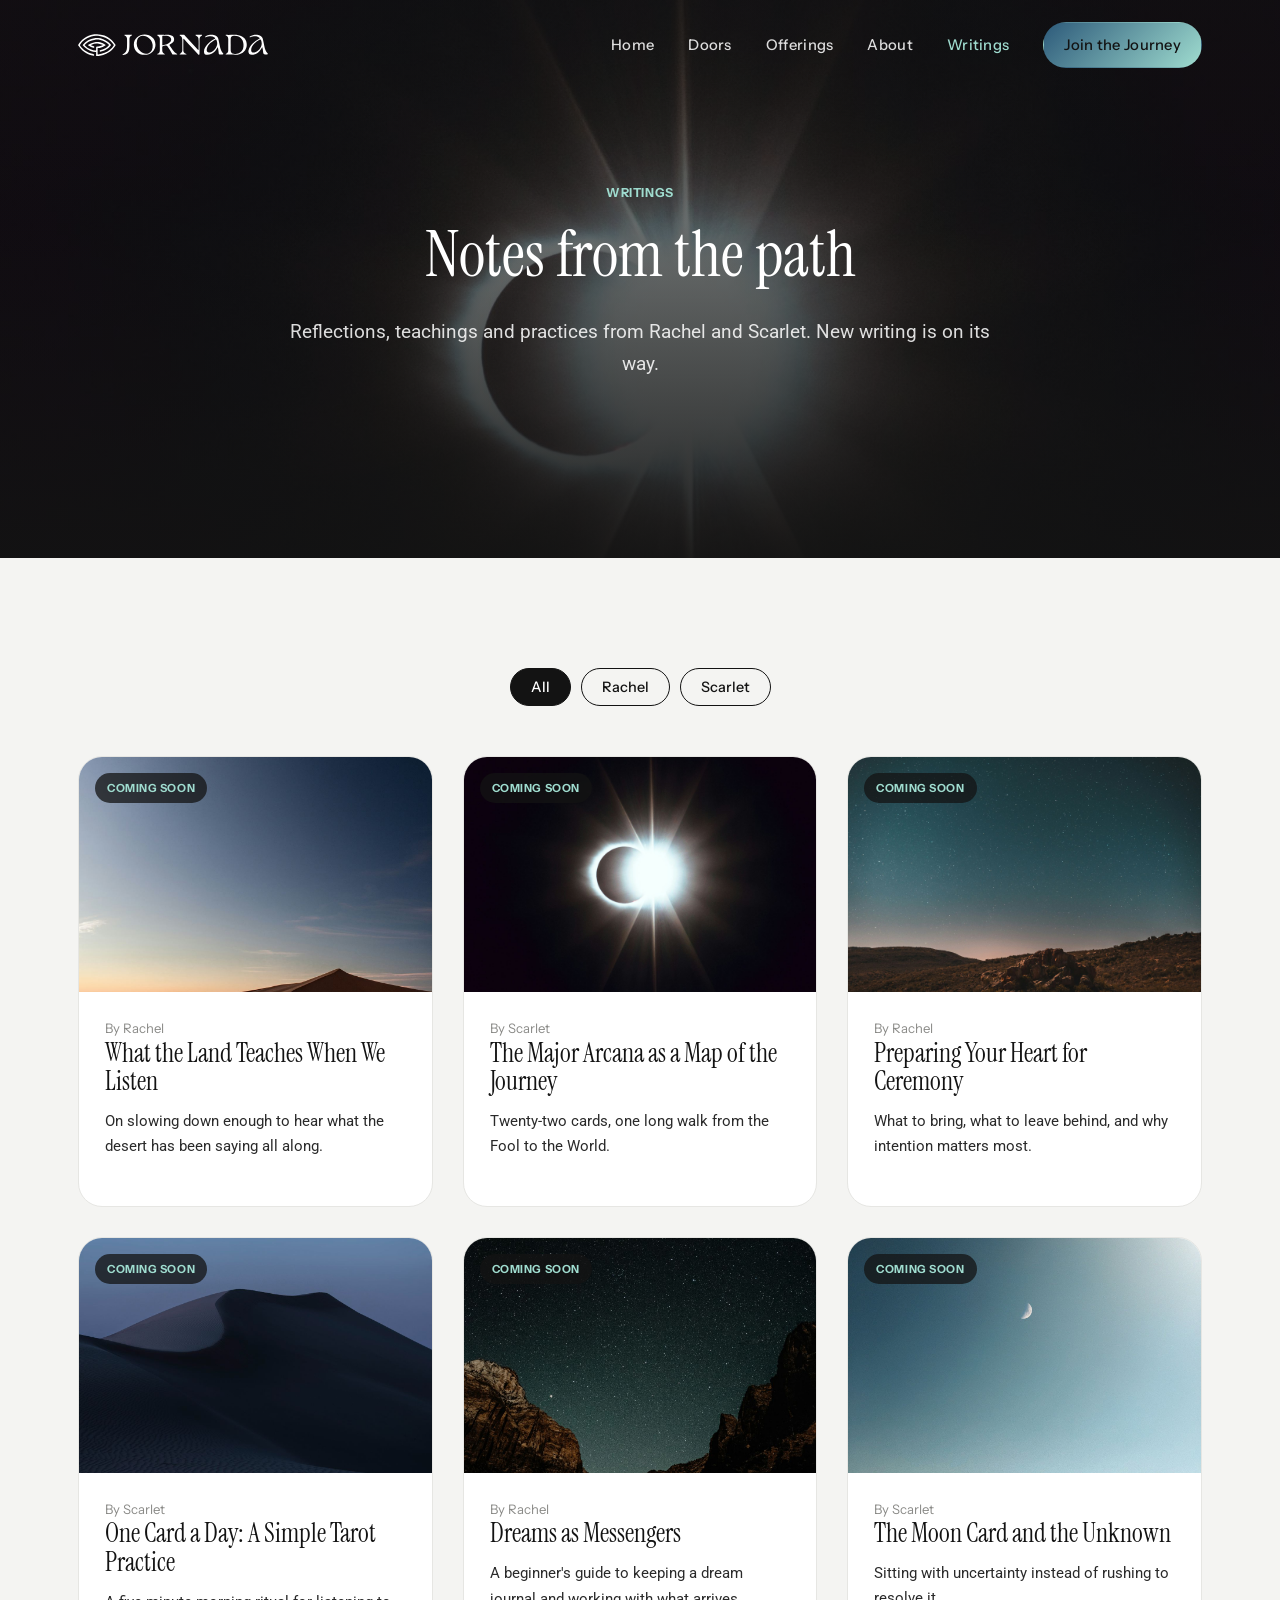
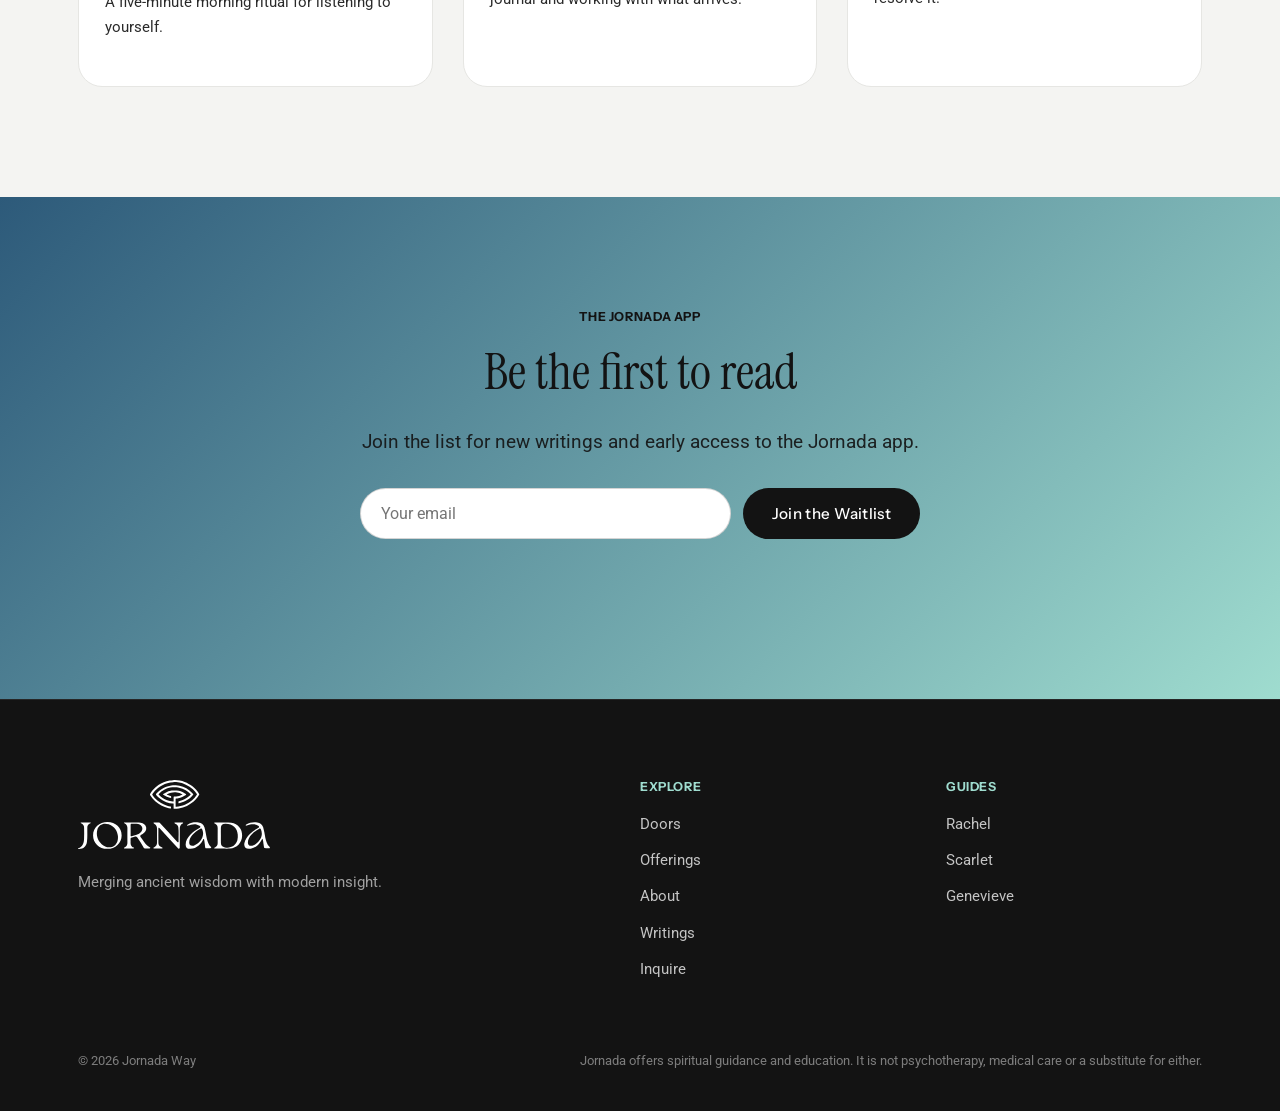
<file: writings.html>
<!DOCTYPE html>
<html lang="en">
<head>
<meta charset="utf-8">
<meta name="viewport" content="width=device-width, initial-scale=1">
<title>Writings | Jornada</title>
<meta name="description" content="Reflections and teachings from the Jornada guides.">
<meta property="og:title" content="Writings | Jornada">
<meta property="og:description" content="Reflections and teachings from the Jornada guides.">
<meta property="og:image" content="https://jornadaway.com/assets/img/desert-stars.jpg">
<link rel="icon" href="assets/img/mark-teal.svg" type="image/svg+xml">
<link rel="preconnect" href="https://fonts.googleapis.com">
<link rel="preconnect" href="https://fonts.gstatic.com" crossorigin>
<link href="https://fonts.googleapis.com/css2?family=Instrument+Sans:wght@400;500;700&family=Instrument+Serif:ital@0;1&family=Roboto:wght@300;400;500&display=swap" rel="stylesheet">
<link rel="stylesheet" href="assets/css/style.css">
</head>
<body>
<header class="site-header">
  <div class="wrap">
    <a class="brand" href="index.html" aria-label="Jornada home"><img src="assets/img/logo-white.svg" alt="Jornada"></a>
    <button class="nav-toggle" aria-label="Menu" aria-expanded="false"><span></span><span></span><span></span></button>
    <nav class="nav"><a href="index.html">Home</a><a href="doors.html">Doors</a><a href="offerings.html">Offerings</a><a href="about.html">About</a><a href="writings.html" class="active">Writings</a><a class="btn btn-primary" href="index.html#waitlist">Join the Journey</a></nav>
  </div>
</header>

<section class="hero page-hero center" style="background-image:linear-gradient(rgba(19,19,19,.55),rgba(19,19,19,.55)),url('assets/img/eclipse.jpg');background-position:center 40%">
  <div class="wrap">
    <span class="eyebrow">Writings</span>
    <h1>Notes from the path</h1>
    <p class="lede">Reflections, teachings and practices from Rachel and Scarlet. New writing is on its way.</p>
  </div>
</section>
<section class="soft">
  <div class="wrap">
    <div class="filters">
      <button class="on" data-filter="all">All</button>
      <button data-filter="rachel">Rachel</button>
      <button data-filter="scarlet">Scarlet</button>
    </div>
    <div class="writing-grid"><article class="writing reveal" data-author="rachel">
  <div class="thumb"><img src="assets/img/dune-dusk.jpg" alt=""><span class="soon">Coming Soon</span></div>
  <div class="body"><span class="meta">By Rachel</span><h3>What the Land Teaches When We Listen</h3><p>On slowing down enough to hear what the desert has been saying all along.</p></div>
</article><article class="writing reveal" data-author="scarlet">
  <div class="thumb"><img src="assets/img/eclipse.jpg" alt=""><span class="soon">Coming Soon</span></div>
  <div class="body"><span class="meta">By Scarlet</span><h3>The Major Arcana as a Map of the Journey</h3><p>Twenty-two cards, one long walk from the Fool to the World.</p></div>
</article><article class="writing reveal" data-author="rachel">
  <div class="thumb"><img src="assets/img/desert-stars.jpg" alt=""><span class="soon">Coming Soon</span></div>
  <div class="body"><span class="meta">By Rachel</span><h3>Preparing Your Heart for Ceremony</h3><p>What to bring, what to leave behind, and why intention matters most.</p></div>
</article><article class="writing reveal" data-author="scarlet">
  <div class="thumb"><img src="assets/img/dune-blue.jpg" alt=""><span class="soon">Coming Soon</span></div>
  <div class="body"><span class="meta">By Scarlet</span><h3>One Card a Day: A Simple Tarot Practice</h3><p>A five-minute morning ritual for listening to yourself.</p></div>
</article><article class="writing reveal" data-author="rachel">
  <div class="thumb"><img src="assets/img/canyon-stars.jpg" alt=""><span class="soon">Coming Soon</span></div>
  <div class="body"><span class="meta">By Rachel</span><h3>Dreams as Messengers</h3><p>A beginner&#x27;s guide to keeping a dream journal and working with what arrives.</p></div>
</article><article class="writing reveal" data-author="scarlet">
  <div class="thumb"><img src="assets/img/dune-moon-day.jpg" alt=""><span class="soon">Coming Soon</span></div>
  <div class="body"><span class="meta">By Scarlet</span><h3>The Moon Card and the Unknown</h3><p>Sitting with uncertainty instead of rushing to resolve it.</p></div>
</article></div>
  </div>
</section>
<section class="form-band center" id="waitlist">
  <div class="wrap">
    <span class="eyebrow" style="color:var(--nightsky)">The Jornada App</span>
    <h2>Be the first to read</h2>
    <p class="lede">Join the list for new writings and early access to the Jornada app.</p>
    <form class="waitlist" data-form="waitlist">
      <input type="email" name="email" placeholder="Your email" required aria-label="Email">
      <input type="hidden" name="list" value="app-waitlist">
      <button class="btn" type="submit">Join the Waitlist</button>
    </form>
    <p class="form-note"></p>
  </div>
</section>
<footer class="site-footer">
  <div class="wrap">
    <div class="footer-grid">
      <div>
        <img src="assets/img/logo-white-stacked.svg" alt="Jornada">
        <p>Merging ancient wisdom with modern insight.</p>
      </div>
      <div>
        <h4>Explore</h4>
        <ul>
          <li><a href="doors.html">Doors</a></li>
          <li><a href="offerings.html">Offerings</a></li>
          <li><a href="about.html">About</a></li>
          <li><a href="writings.html">Writings</a></li>
          <li><a href="offerings.html#inquire">Inquire</a></li>
        </ul>
      </div>
      <div>
        <h4>Guides</h4>
        <ul>
          <li><a href="about/rachel.html">Rachel</a></li>
          <li><a href="about/scarlet.html">Scarlet</a></li>
          <li><a href="about/genevieve.html">Genevieve</a></li>
        </ul>
      </div>
    </div>
    <div class="legal">
      <span>&copy; 2026 Jornada Way</span>
      <span>Jornada offers spiritual guidance and education. It is not psychotherapy, medical care or a substitute for either.</span>
    </div>
  </div>
</footer>
<script src="assets/js/main.js"></script>
</body>
</html>
</file>
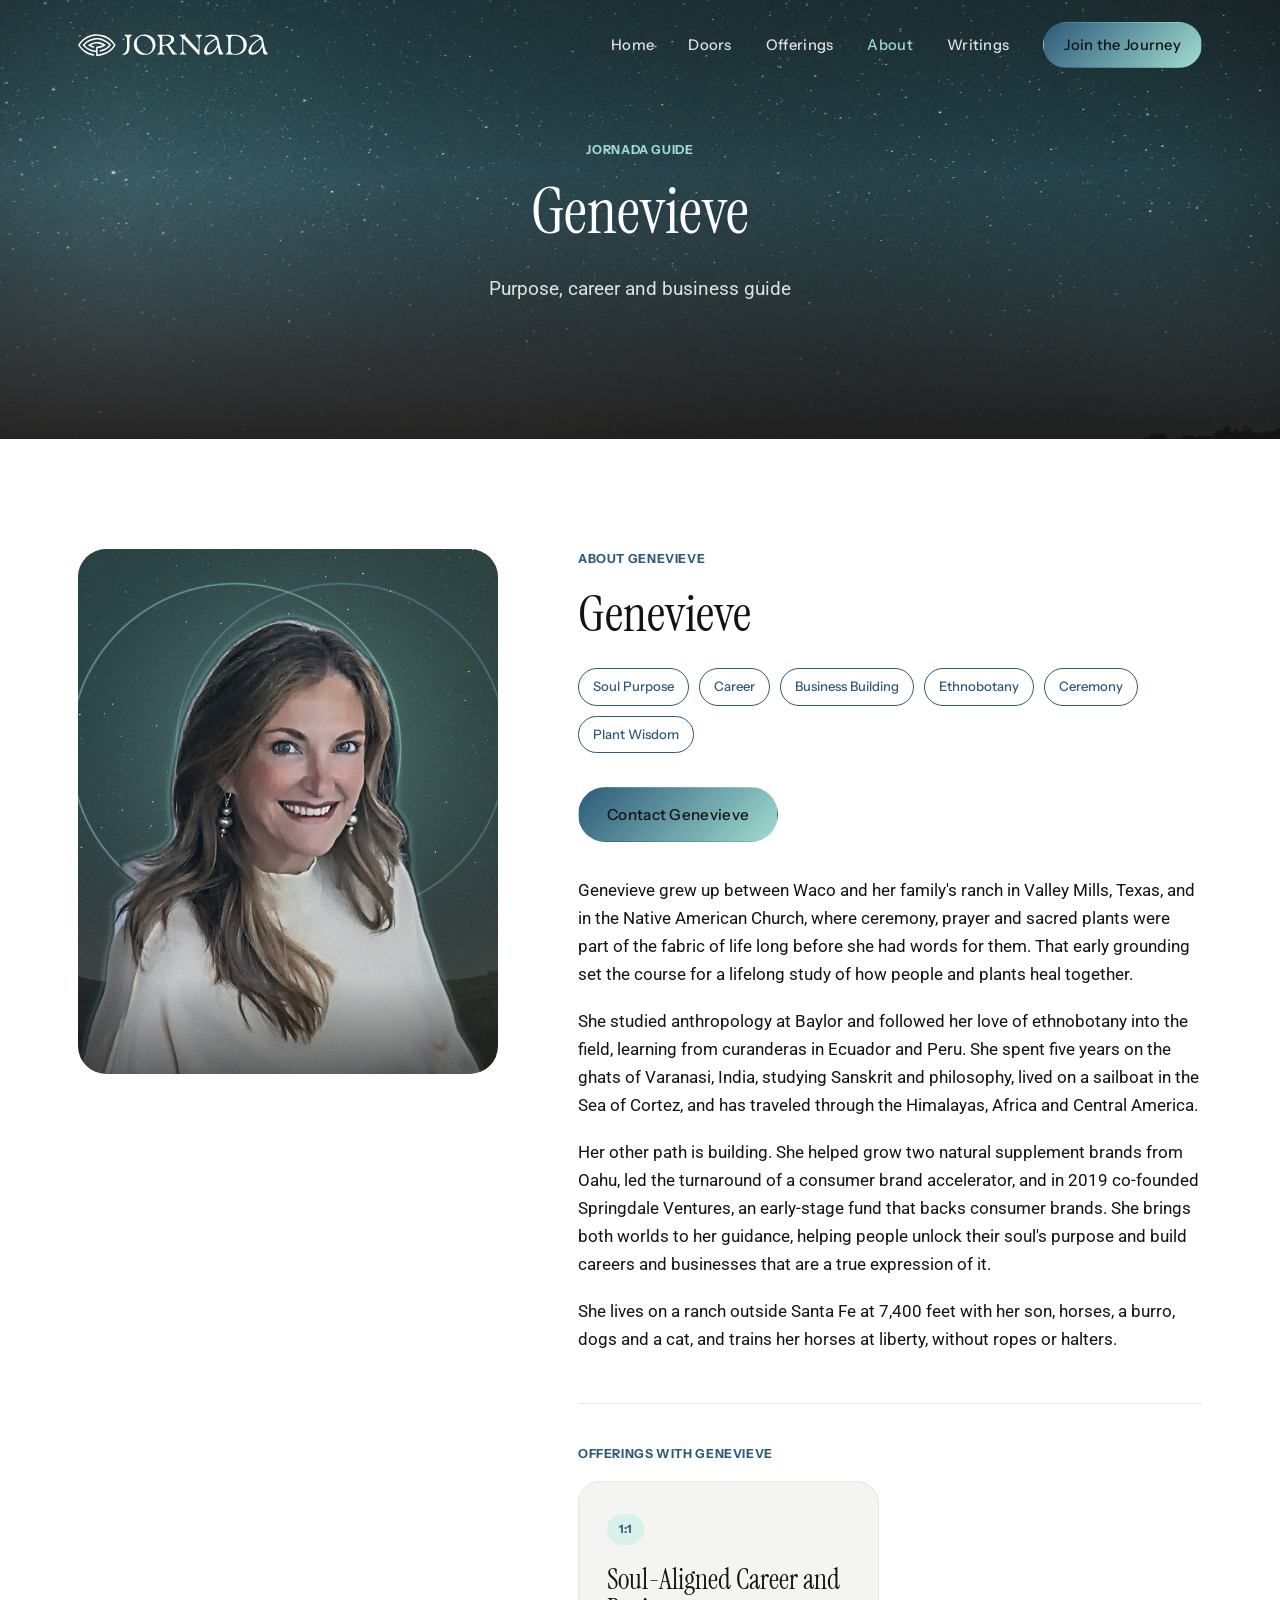
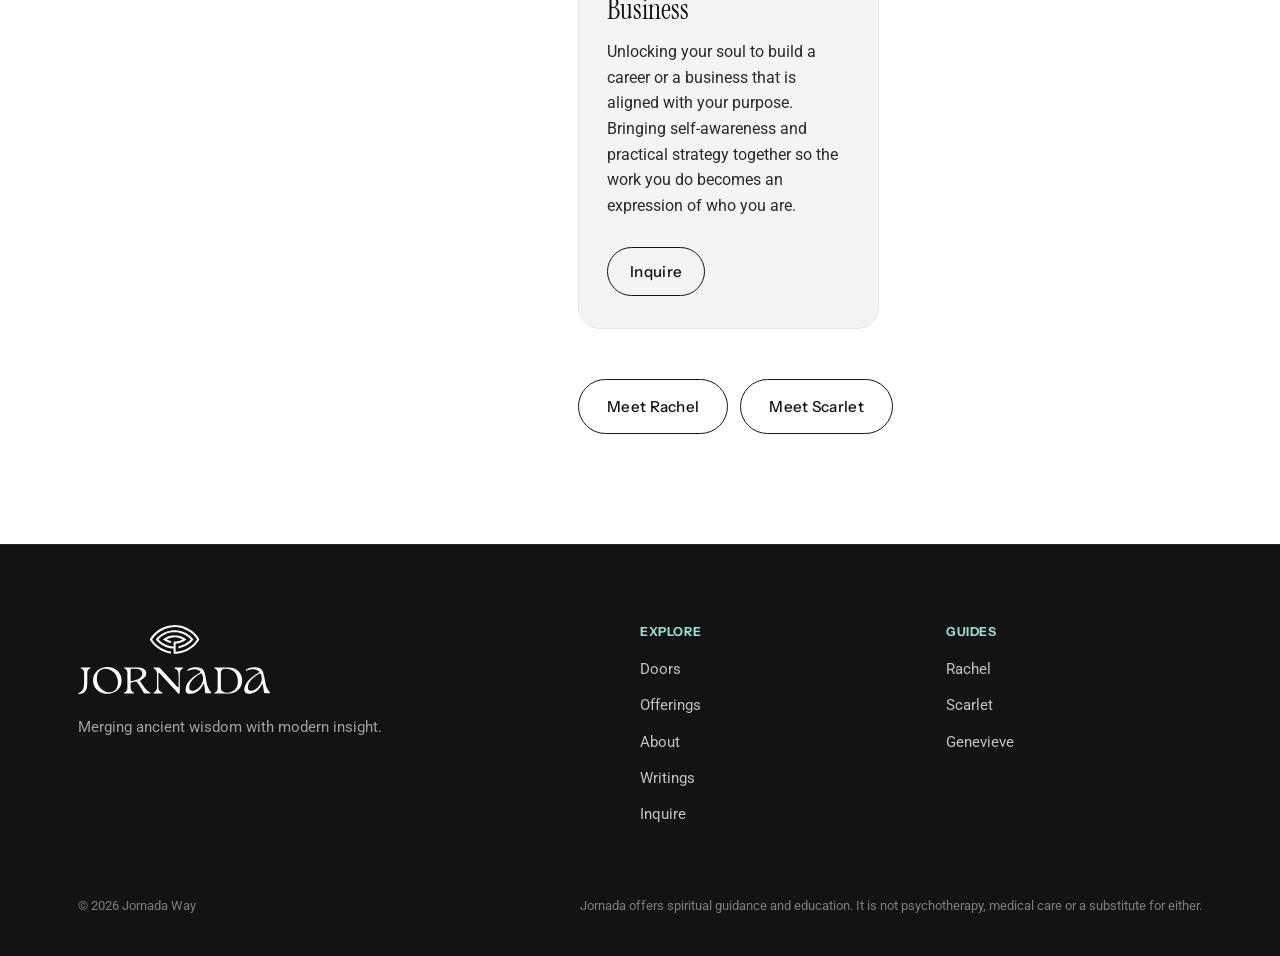
<file: about/genevieve.html>
<!DOCTYPE html>
<html lang="en">
<head>
<meta charset="utf-8">
<meta name="viewport" content="width=device-width, initial-scale=1">
<title>Genevieve | Jornada</title>
<meta name="description" content="Genevieve, Purpose, career and business guide at Jornada.">
<meta property="og:title" content="Genevieve | Jornada">
<meta property="og:description" content="Genevieve, Purpose, career and business guide at Jornada.">
<meta property="og:image" content="https://jornadaway.com/assets/img/desert-stars.jpg">
<link rel="icon" href="../assets/img/mark-teal.svg" type="image/svg+xml">
<link rel="preconnect" href="https://fonts.googleapis.com">
<link rel="preconnect" href="https://fonts.gstatic.com" crossorigin>
<link href="https://fonts.googleapis.com/css2?family=Instrument+Sans:wght@400;500;700&family=Instrument+Serif:ital@0;1&family=Roboto:wght@300;400;500&display=swap" rel="stylesheet">
<link rel="stylesheet" href="../assets/css/style.css">
</head>
<body>
<header class="site-header">
  <div class="wrap">
    <a class="brand" href="../index.html" aria-label="Jornada home"><img src="../assets/img/logo-white.svg" alt="Jornada"></a>
    <button class="nav-toggle" aria-label="Menu" aria-expanded="false"><span></span><span></span><span></span></button>
    <nav class="nav"><a href="../index.html">Home</a><a href="../doors.html">Doors</a><a href="../offerings.html">Offerings</a><a href="../about.html" class="active">About</a><a href="../writings.html">Writings</a><a class="btn btn-primary" href="../index.html#waitlist">Join the Journey</a></nav>
  </div>
</header>

<section class="hero page-hero center" style="background-image:url('../assets/img/desert-stars.jpg');min-height:46vh">
  <div class="wrap">
    <span class="eyebrow">Jornada Guide</span>
    <h1>Genevieve</h1>
    <p class="lede">Purpose, career and business guide</p>
  </div>
</section>
<section class="light">
  <div class="wrap profile">
    <div class="portrait reveal"><img src="../assets/img/portrait-genevieve.jpg" alt="Portrait of Genevieve"></div>
    <div>
      <span class="eyebrow">About Genevieve</span>
      <h2>Genevieve</h2>
      <ul class="tags"><li>Soul Purpose</li><li>Career</li><li>Business Building</li><li>Ethnobotany</li><li>Ceremony</li><li>Plant Wisdom</li></ul>
      <p style="margin:0 0 34px"><a class="btn btn-primary" href="mailto:gen@jornadaway.com">Contact Genevieve</a></p>
      <p>Genevieve grew up between Waco and her family&#x27;s ranch in Valley Mills, Texas, and in the Native American Church, where ceremony, prayer and sacred plants were part of the fabric of life long before she had words for them. That early grounding set the course for a lifelong study of how people and plants heal together.</p><p>She studied anthropology at Baylor and followed her love of ethnobotany into the field, learning from curanderas in Ecuador and Peru. She spent five years on the ghats of Varanasi, India, studying Sanskrit and philosophy, lived on a sailboat in the Sea of Cortez, and has traveled through the Himalayas, Africa and Central America.</p><p>Her other path is building. She helped grow two natural supplement brands from Oahu, led the turnaround of a consumer brand accelerator, and in 2019 co-founded Springdale Ventures, an early-stage fund that backs consumer brands. She brings both worlds to her guidance, helping people unlock their soul&#x27;s purpose and build careers and businesses that are a true expression of it.</p><p>She lives on a ranch outside Santa Fe at 7,400 feet with her son, horses, a burro, dogs and a cat, and trains her horses at liberty, without ropes or halters.</p>
      <div class="profile-offers">
        <span class="eyebrow">Offerings with Genevieve</span>
        <div class="offer-grid"><div class="offer reveal">
  <span class="format">1:1</span>
  <h3>Soul-Aligned Career and Business</h3>
  <p>Unlocking your soul to build a career or a business that is aligned with your purpose. Bringing self-awareness and practical strategy together so the work you do becomes an expression of who you are.</p>
  
  <a class="btn btn-ghost" href="../offerings.html?offering=genevieve-soul-work#inquire" data-offering="genevieve-soul-work">Inquire</a>
</div></div>
      </div>
      <div style="margin-top:50px;display:flex;gap:12px;flex-wrap:wrap"><a class="btn btn-ghost" href="../about/rachel.html">Meet Rachel</a> <a class="btn btn-ghost" href="../about/scarlet.html">Meet Scarlet</a></div>
    </div>
  </div>
</section>
<footer class="site-footer">
  <div class="wrap">
    <div class="footer-grid">
      <div>
        <img src="../assets/img/logo-white-stacked.svg" alt="Jornada">
        <p>Merging ancient wisdom with modern insight.</p>
      </div>
      <div>
        <h4>Explore</h4>
        <ul>
          <li><a href="../doors.html">Doors</a></li>
          <li><a href="../offerings.html">Offerings</a></li>
          <li><a href="../about.html">About</a></li>
          <li><a href="../writings.html">Writings</a></li>
          <li><a href="../offerings.html#inquire">Inquire</a></li>
        </ul>
      </div>
      <div>
        <h4>Guides</h4>
        <ul>
          <li><a href="../about/rachel.html">Rachel</a></li>
          <li><a href="../about/scarlet.html">Scarlet</a></li>
          <li><a href="../about/genevieve.html">Genevieve</a></li>
        </ul>
      </div>
    </div>
    <div class="legal">
      <span>&copy; 2026 Jornada Way</span>
      <span>Jornada offers spiritual guidance and education. It is not psychotherapy, medical care or a substitute for either.</span>
    </div>
  </div>
</footer>
<script src="../assets/js/main.js"></script>
</body>
</html>
</file>
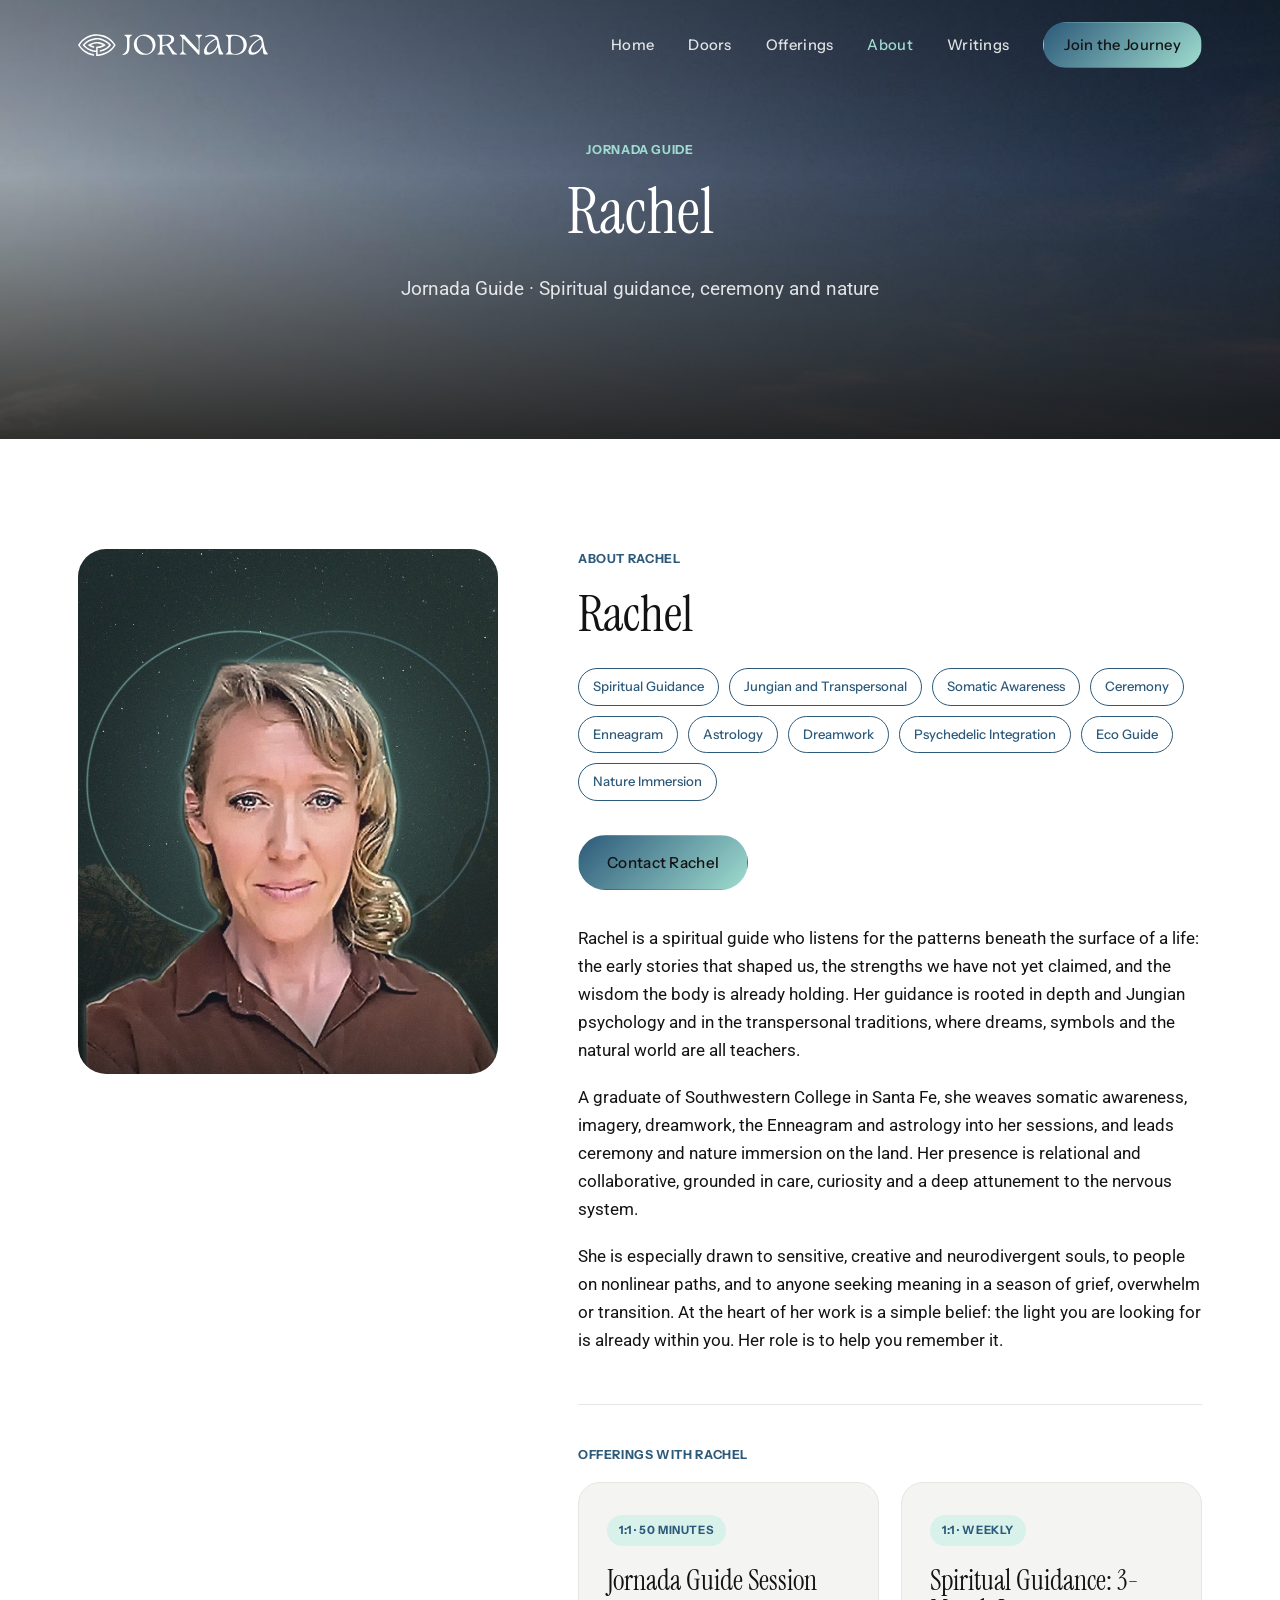
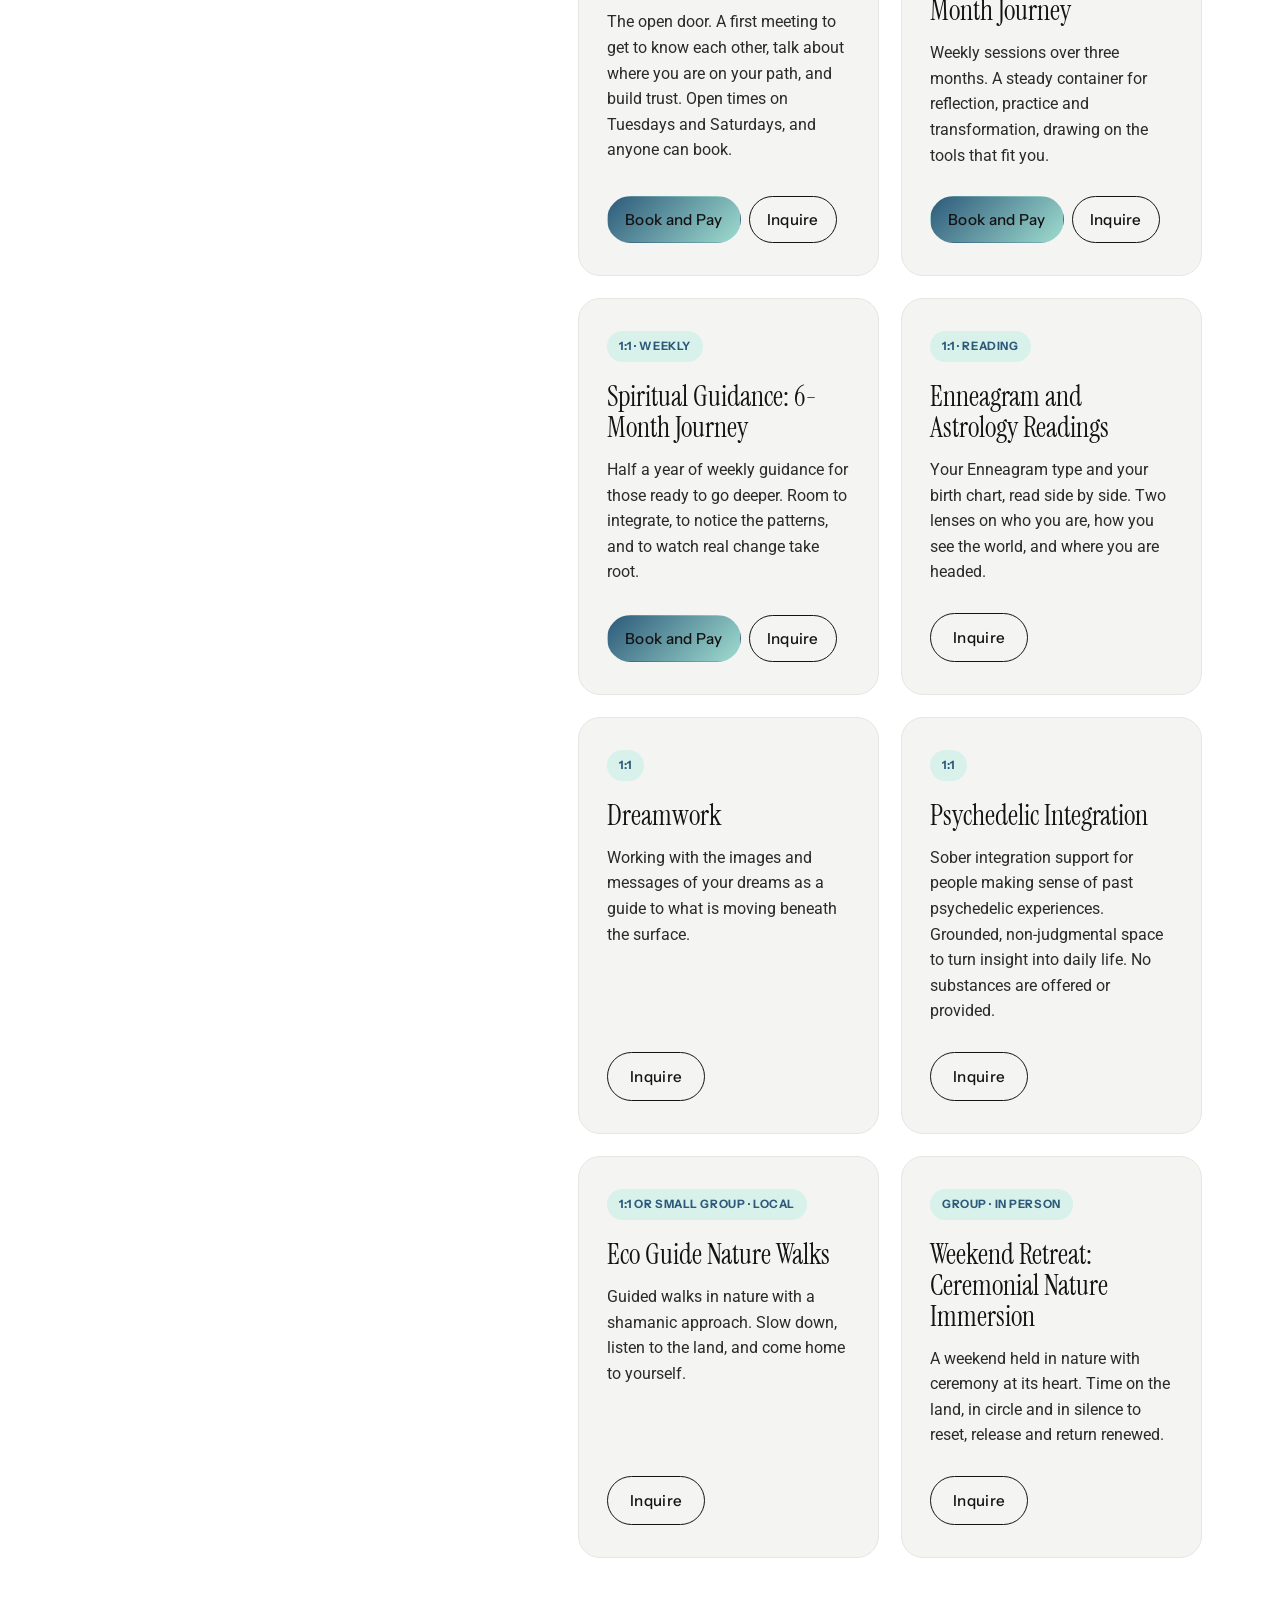
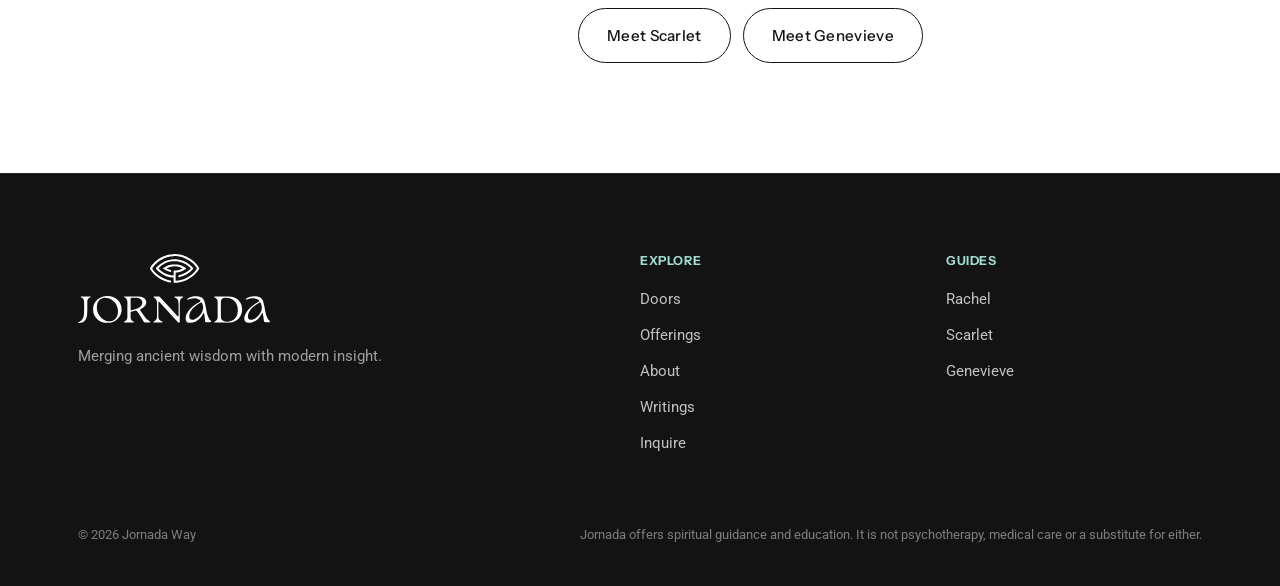
<file: about/rachel.html>
<!DOCTYPE html>
<html lang="en">
<head>
<meta charset="utf-8">
<meta name="viewport" content="width=device-width, initial-scale=1">
<title>Rachel | Jornada</title>
<meta name="description" content="Rachel, Jornada Guide · Spiritual guidance, ceremony and nature at Jornada.">
<meta property="og:title" content="Rachel | Jornada">
<meta property="og:description" content="Rachel, Jornada Guide · Spiritual guidance, ceremony and nature at Jornada.">
<meta property="og:image" content="https://jornadaway.com/assets/img/desert-stars.jpg">
<link rel="icon" href="../assets/img/mark-teal.svg" type="image/svg+xml">
<link rel="preconnect" href="https://fonts.googleapis.com">
<link rel="preconnect" href="https://fonts.gstatic.com" crossorigin>
<link href="https://fonts.googleapis.com/css2?family=Instrument+Sans:wght@400;500;700&family=Instrument+Serif:ital@0;1&family=Roboto:wght@300;400;500&display=swap" rel="stylesheet">
<link rel="stylesheet" href="../assets/css/style.css">
</head>
<body>
<header class="site-header">
  <div class="wrap">
    <a class="brand" href="../index.html" aria-label="Jornada home"><img src="../assets/img/logo-white.svg" alt="Jornada"></a>
    <button class="nav-toggle" aria-label="Menu" aria-expanded="false"><span></span><span></span><span></span></button>
    <nav class="nav"><a href="../index.html">Home</a><a href="../doors.html">Doors</a><a href="../offerings.html">Offerings</a><a href="../about.html" class="active">About</a><a href="../writings.html">Writings</a><a class="btn btn-primary" href="../index.html#waitlist">Join the Journey</a></nav>
  </div>
</header>

<section class="hero page-hero center" style="background-image:url('../assets/img/dune-dusk.jpg');min-height:46vh">
  <div class="wrap">
    <span class="eyebrow">Jornada Guide</span>
    <h1>Rachel</h1>
    <p class="lede">Jornada Guide · Spiritual guidance, ceremony and nature</p>
  </div>
</section>
<section class="light">
  <div class="wrap profile">
    <div class="portrait reveal"><img src="../assets/img/portrait-rachel.jpg" alt="Portrait of Rachel"></div>
    <div>
      <span class="eyebrow">About Rachel</span>
      <h2>Rachel</h2>
      <ul class="tags"><li>Spiritual Guidance</li><li>Jungian and Transpersonal</li><li>Somatic Awareness</li><li>Ceremony</li><li>Enneagram</li><li>Astrology</li><li>Dreamwork</li><li>Psychedelic Integration</li><li>Eco Guide</li><li>Nature Immersion</li></ul>
      <p style="margin:0 0 34px"><a class="btn btn-primary" href="mailto:rachel@jornadaway.com">Contact Rachel</a></p>
      <p>Rachel is a spiritual guide who listens for the patterns beneath the surface of a life: the early stories that shaped us, the strengths we have not yet claimed, and the wisdom the body is already holding. Her guidance is rooted in depth and Jungian psychology and in the transpersonal traditions, where dreams, symbols and the natural world are all teachers.</p><p>A graduate of Southwestern College in Santa Fe, she weaves somatic awareness, imagery, dreamwork, the Enneagram and astrology into her sessions, and leads ceremony and nature immersion on the land. Her presence is relational and collaborative, grounded in care, curiosity and a deep attunement to the nervous system.</p><p>She is especially drawn to sensitive, creative and neurodivergent souls, to people on nonlinear paths, and to anyone seeking meaning in a season of grief, overwhelm or transition. At the heart of her work is a simple belief: the light you are looking for is already within you. Her role is to help you remember it.</p>
      <div class="profile-offers">
        <span class="eyebrow">Offerings with Rachel</span>
        <div class="offer-grid"><div class="offer reveal">
  <span class="format">1:1 · 50 minutes</span>
  <h3>Jornada Guide Session</h3>
  <p>The open door. A first meeting to get to know each other, talk about where you are on your path, and build trust. Open times on Tuesdays and Saturdays, and anyone can book.</p>
  
  <a class="btn btn-ghost" href="../offerings.html?offering=rachel-guide-session#inquire" data-offering="rachel-guide-session">Inquire</a>
</div><div class="offer reveal">
  <span class="format">1:1 · Weekly</span>
  <h3>Spiritual Guidance: 3-Month Journey</h3>
  <p>Weekly sessions over three months. A steady container for reflection, practice and transformation, drawing on the tools that fit you.</p>
  
  <a class="btn btn-ghost" href="../offerings.html?offering=rachel-3-month#inquire" data-offering="rachel-3-month">Inquire</a>
</div><div class="offer reveal">
  <span class="format">1:1 · Weekly</span>
  <h3>Spiritual Guidance: 6-Month Journey</h3>
  <p>Half a year of weekly guidance for those ready to go deeper. Room to integrate, to notice the patterns, and to watch real change take root.</p>
  
  <a class="btn btn-ghost" href="../offerings.html?offering=rachel-6-month#inquire" data-offering="rachel-6-month">Inquire</a>
</div><div class="offer reveal">
  <span class="format">1:1 · Reading</span>
  <h3>Enneagram and Astrology Readings</h3>
  <p>Your Enneagram type and your birth chart, read side by side. Two lenses on who you are, how you see the world, and where you are headed.</p>
  
  <a class="btn btn-ghost" href="../offerings.html?offering=rachel-enneagram-astrology#inquire" data-offering="rachel-enneagram-astrology">Inquire</a>
</div><div class="offer reveal">
  <span class="format">1:1</span>
  <h3>Dreamwork</h3>
  <p>Working with the images and messages of your dreams as a guide to what is moving beneath the surface.</p>
  
  <a class="btn btn-ghost" href="../offerings.html?offering=rachel-dreamwork#inquire" data-offering="rachel-dreamwork">Inquire</a>
</div><div class="offer reveal">
  <span class="format">1:1</span>
  <h3>Psychedelic Integration</h3>
  <p>Sober integration support for people making sense of past psychedelic experiences. Grounded, non-judgmental space to turn insight into daily life. No substances are offered or provided.</p>
  
  <a class="btn btn-ghost" href="../offerings.html?offering=rachel-integration#inquire" data-offering="rachel-integration">Inquire</a>
</div><div class="offer reveal">
  <span class="format">1:1 or small group · Local</span>
  <h3>Eco Guide Nature Walks</h3>
  <p>Guided walks in nature with a shamanic approach. Slow down, listen to the land, and come home to yourself.</p>
  
  <a class="btn btn-ghost" href="../offerings.html?offering=rachel-nature-walks#inquire" data-offering="rachel-nature-walks">Inquire</a>
</div><div class="offer reveal">
  <span class="format">Group · In person</span>
  <h3>Weekend Retreat: Ceremonial Nature Immersion</h3>
  <p>A weekend held in nature with ceremony at its heart. Time on the land, in circle and in silence to reset, release and return renewed.</p>
  
  <a class="btn btn-ghost" href="../offerings.html?offering=rachel-retreat#inquire" data-offering="rachel-retreat">Inquire</a>
</div></div>
      </div>
      <div style="margin-top:50px;display:flex;gap:12px;flex-wrap:wrap"><a class="btn btn-ghost" href="../about/scarlet.html">Meet Scarlet</a> <a class="btn btn-ghost" href="../about/genevieve.html">Meet Genevieve</a></div>
    </div>
  </div>
</section>
<footer class="site-footer">
  <div class="wrap">
    <div class="footer-grid">
      <div>
        <img src="../assets/img/logo-white-stacked.svg" alt="Jornada">
        <p>Merging ancient wisdom with modern insight.</p>
      </div>
      <div>
        <h4>Explore</h4>
        <ul>
          <li><a href="../doors.html">Doors</a></li>
          <li><a href="../offerings.html">Offerings</a></li>
          <li><a href="../about.html">About</a></li>
          <li><a href="../writings.html">Writings</a></li>
          <li><a href="../offerings.html#inquire">Inquire</a></li>
        </ul>
      </div>
      <div>
        <h4>Guides</h4>
        <ul>
          <li><a href="../about/rachel.html">Rachel</a></li>
          <li><a href="../about/scarlet.html">Scarlet</a></li>
          <li><a href="../about/genevieve.html">Genevieve</a></li>
        </ul>
      </div>
    </div>
    <div class="legal">
      <span>&copy; 2026 Jornada Way</span>
      <span>Jornada offers spiritual guidance and education. It is not psychotherapy, medical care or a substitute for either.</span>
    </div>
  </div>
</footer>
<script src="../assets/js/main.js"></script>
</body>
</html>
</file>
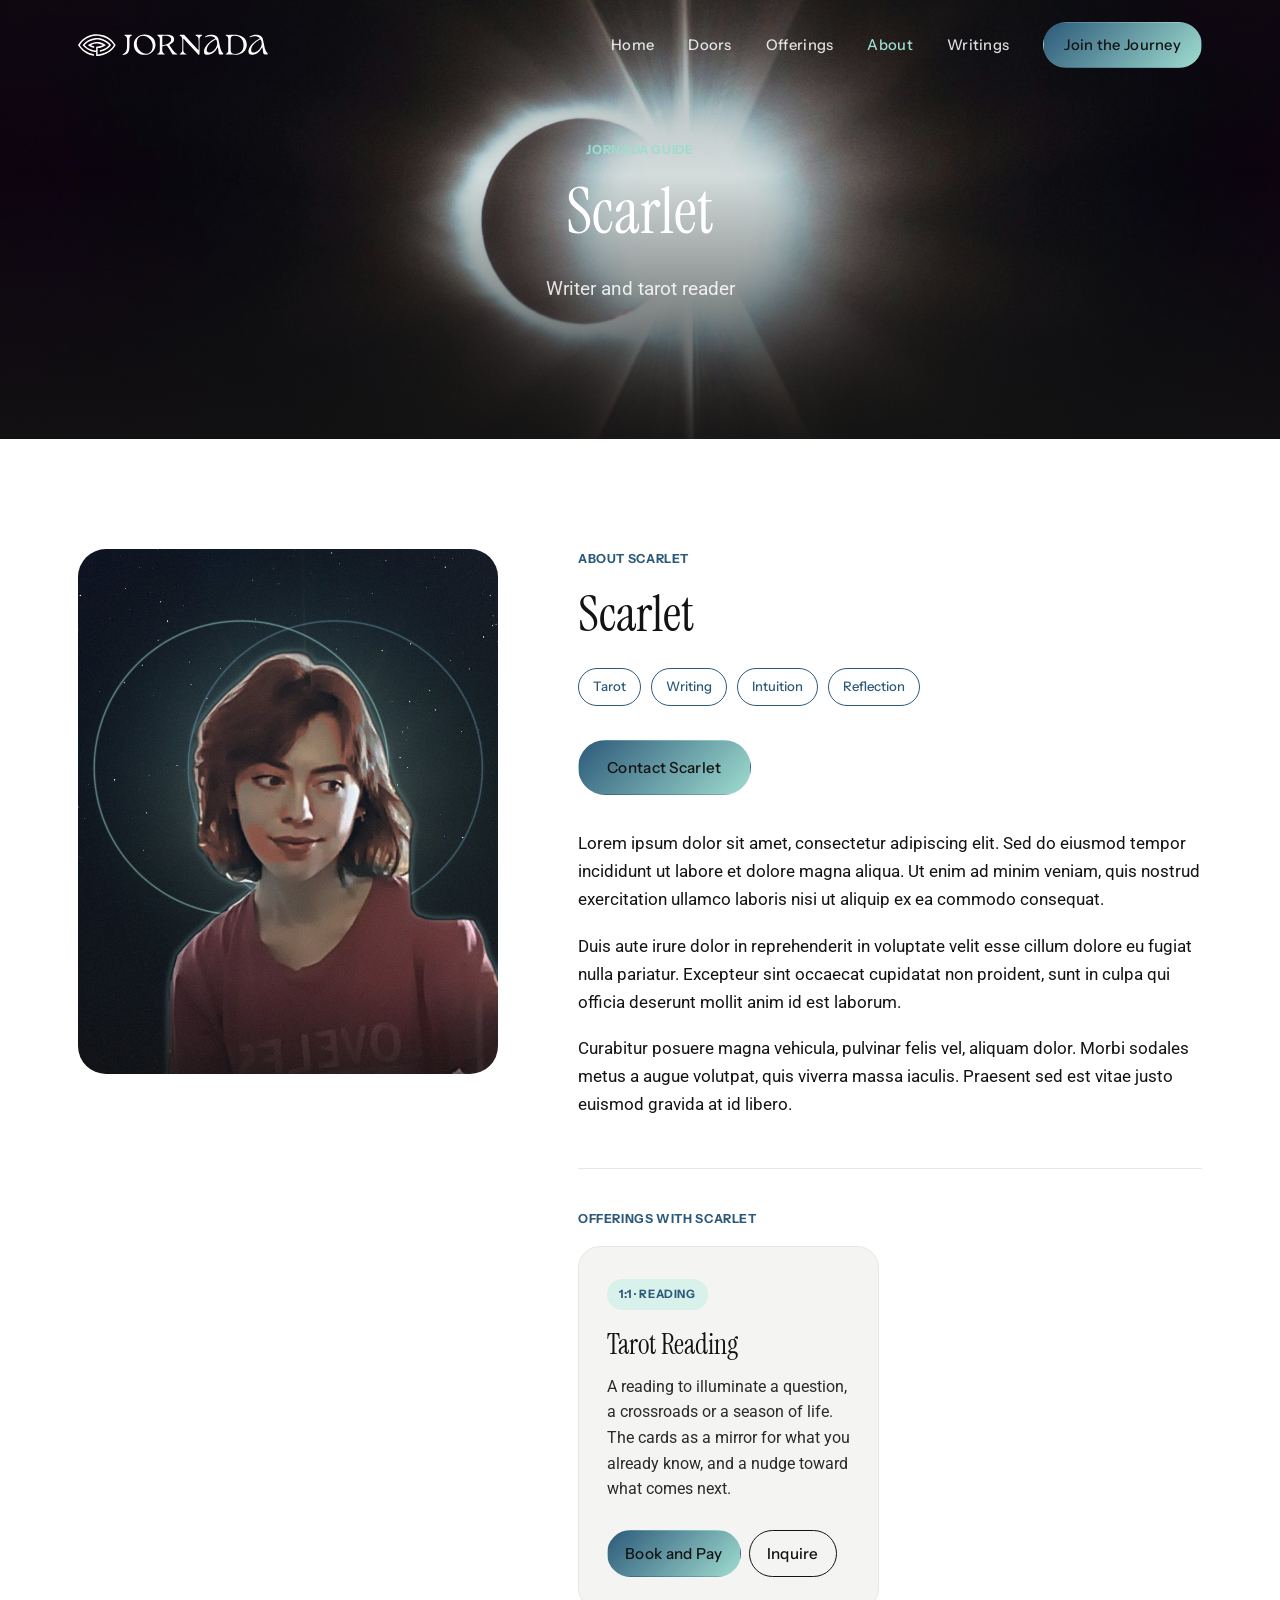
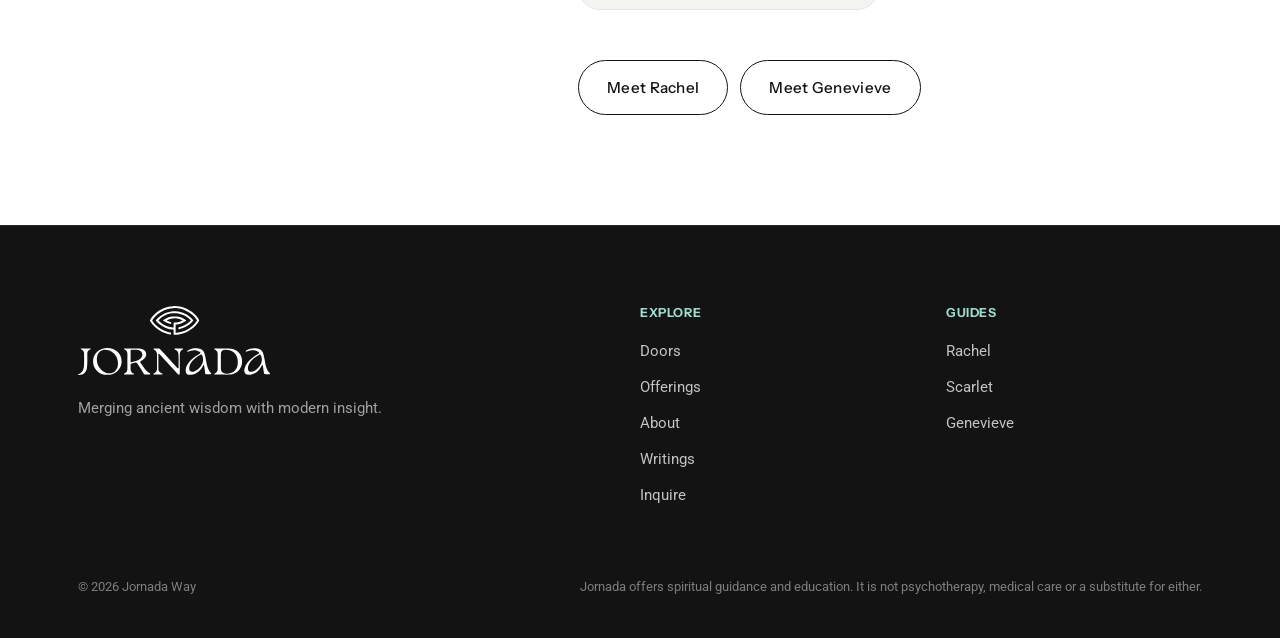
<file: about/scarlet.html>
<!DOCTYPE html>
<html lang="en">
<head>
<meta charset="utf-8">
<meta name="viewport" content="width=device-width, initial-scale=1">
<title>Scarlet | Jornada</title>
<meta name="description" content="Scarlet, Writer and tarot reader at Jornada.">
<meta property="og:title" content="Scarlet | Jornada">
<meta property="og:description" content="Scarlet, Writer and tarot reader at Jornada.">
<meta property="og:image" content="https://jornadaway.com/assets/img/desert-stars.jpg">
<link rel="icon" href="../assets/img/mark-teal.svg" type="image/svg+xml">
<link rel="preconnect" href="https://fonts.googleapis.com">
<link rel="preconnect" href="https://fonts.gstatic.com" crossorigin>
<link href="https://fonts.googleapis.com/css2?family=Instrument+Sans:wght@400;500;700&family=Instrument+Serif:ital@0;1&family=Roboto:wght@300;400;500&display=swap" rel="stylesheet">
<link rel="stylesheet" href="../assets/css/style.css">
</head>
<body>
<header class="site-header">
  <div class="wrap">
    <a class="brand" href="../index.html" aria-label="Jornada home"><img src="../assets/img/logo-white.svg" alt="Jornada"></a>
    <button class="nav-toggle" aria-label="Menu" aria-expanded="false"><span></span><span></span><span></span></button>
    <nav class="nav"><a href="../index.html">Home</a><a href="../doors.html">Doors</a><a href="../offerings.html">Offerings</a><a href="../about.html" class="active">About</a><a href="../writings.html">Writings</a><a class="btn btn-primary" href="../index.html#waitlist">Join the Journey</a></nav>
  </div>
</header>

<section class="hero page-hero center" style="background-image:url('../assets/img/eclipse.jpg');min-height:46vh">
  <div class="wrap">
    <span class="eyebrow">Jornada Guide</span>
    <h1>Scarlet</h1>
    <p class="lede">Writer and tarot reader</p>
  </div>
</section>
<section class="light">
  <div class="wrap profile">
    <div class="portrait reveal"><img src="../assets/img/portrait-scarlet.jpg" alt="Portrait of Scarlet"></div>
    <div>
      <span class="eyebrow">About Scarlet</span>
      <h2>Scarlet</h2>
      <ul class="tags"><li>Tarot</li><li>Writing</li><li>Intuition</li><li>Reflection</li></ul>
      <p style="margin:0 0 34px"><a class="btn btn-primary" href="mailto:scarlet@jornadaway.com">Contact Scarlet</a></p>
      <p>Lorem ipsum dolor sit amet, consectetur adipiscing elit. Sed do eiusmod tempor incididunt ut labore et dolore magna aliqua. Ut enim ad minim veniam, quis nostrud exercitation ullamco laboris nisi ut aliquip ex ea commodo consequat.</p><p>Duis aute irure dolor in reprehenderit in voluptate velit esse cillum dolore eu fugiat nulla pariatur. Excepteur sint occaecat cupidatat non proident, sunt in culpa qui officia deserunt mollit anim id est laborum.</p><p>Curabitur posuere magna vehicula, pulvinar felis vel, aliquam dolor. Morbi sodales metus a augue volutpat, quis viverra massa iaculis. Praesent sed est vitae justo euismod gravida at id libero.</p>
      <div class="profile-offers">
        <span class="eyebrow">Offerings with Scarlet</span>
        <div class="offer-grid"><div class="offer reveal">
  <span class="format">1:1 · Reading</span>
  <h3>Tarot Reading</h3>
  <p>A reading to illuminate a question, a crossroads or a season of life. The cards as a mirror for what you already know, and a nudge toward what comes next.</p>
  
  <a class="btn btn-ghost" href="../offerings.html?offering=scarlet-tarot#inquire" data-offering="scarlet-tarot">Inquire</a>
</div></div>
      </div>
      <div style="margin-top:50px;display:flex;gap:12px;flex-wrap:wrap"><a class="btn btn-ghost" href="../about/rachel.html">Meet Rachel</a> <a class="btn btn-ghost" href="../about/genevieve.html">Meet Genevieve</a></div>
    </div>
  </div>
</section>
<footer class="site-footer">
  <div class="wrap">
    <div class="footer-grid">
      <div>
        <img src="../assets/img/logo-white-stacked.svg" alt="Jornada">
        <p>Merging ancient wisdom with modern insight.</p>
      </div>
      <div>
        <h4>Explore</h4>
        <ul>
          <li><a href="../doors.html">Doors</a></li>
          <li><a href="../offerings.html">Offerings</a></li>
          <li><a href="../about.html">About</a></li>
          <li><a href="../writings.html">Writings</a></li>
          <li><a href="../offerings.html#inquire">Inquire</a></li>
        </ul>
      </div>
      <div>
        <h4>Guides</h4>
        <ul>
          <li><a href="../about/rachel.html">Rachel</a></li>
          <li><a href="../about/scarlet.html">Scarlet</a></li>
          <li><a href="../about/genevieve.html">Genevieve</a></li>
        </ul>
      </div>
    </div>
    <div class="legal">
      <span>&copy; 2026 Jornada Way</span>
      <span>Jornada offers spiritual guidance and education. It is not psychotherapy, medical care or a substitute for either.</span>
    </div>
  </div>
</footer>
<script src="../assets/js/main.js"></script>
</body>
</html>
</file>
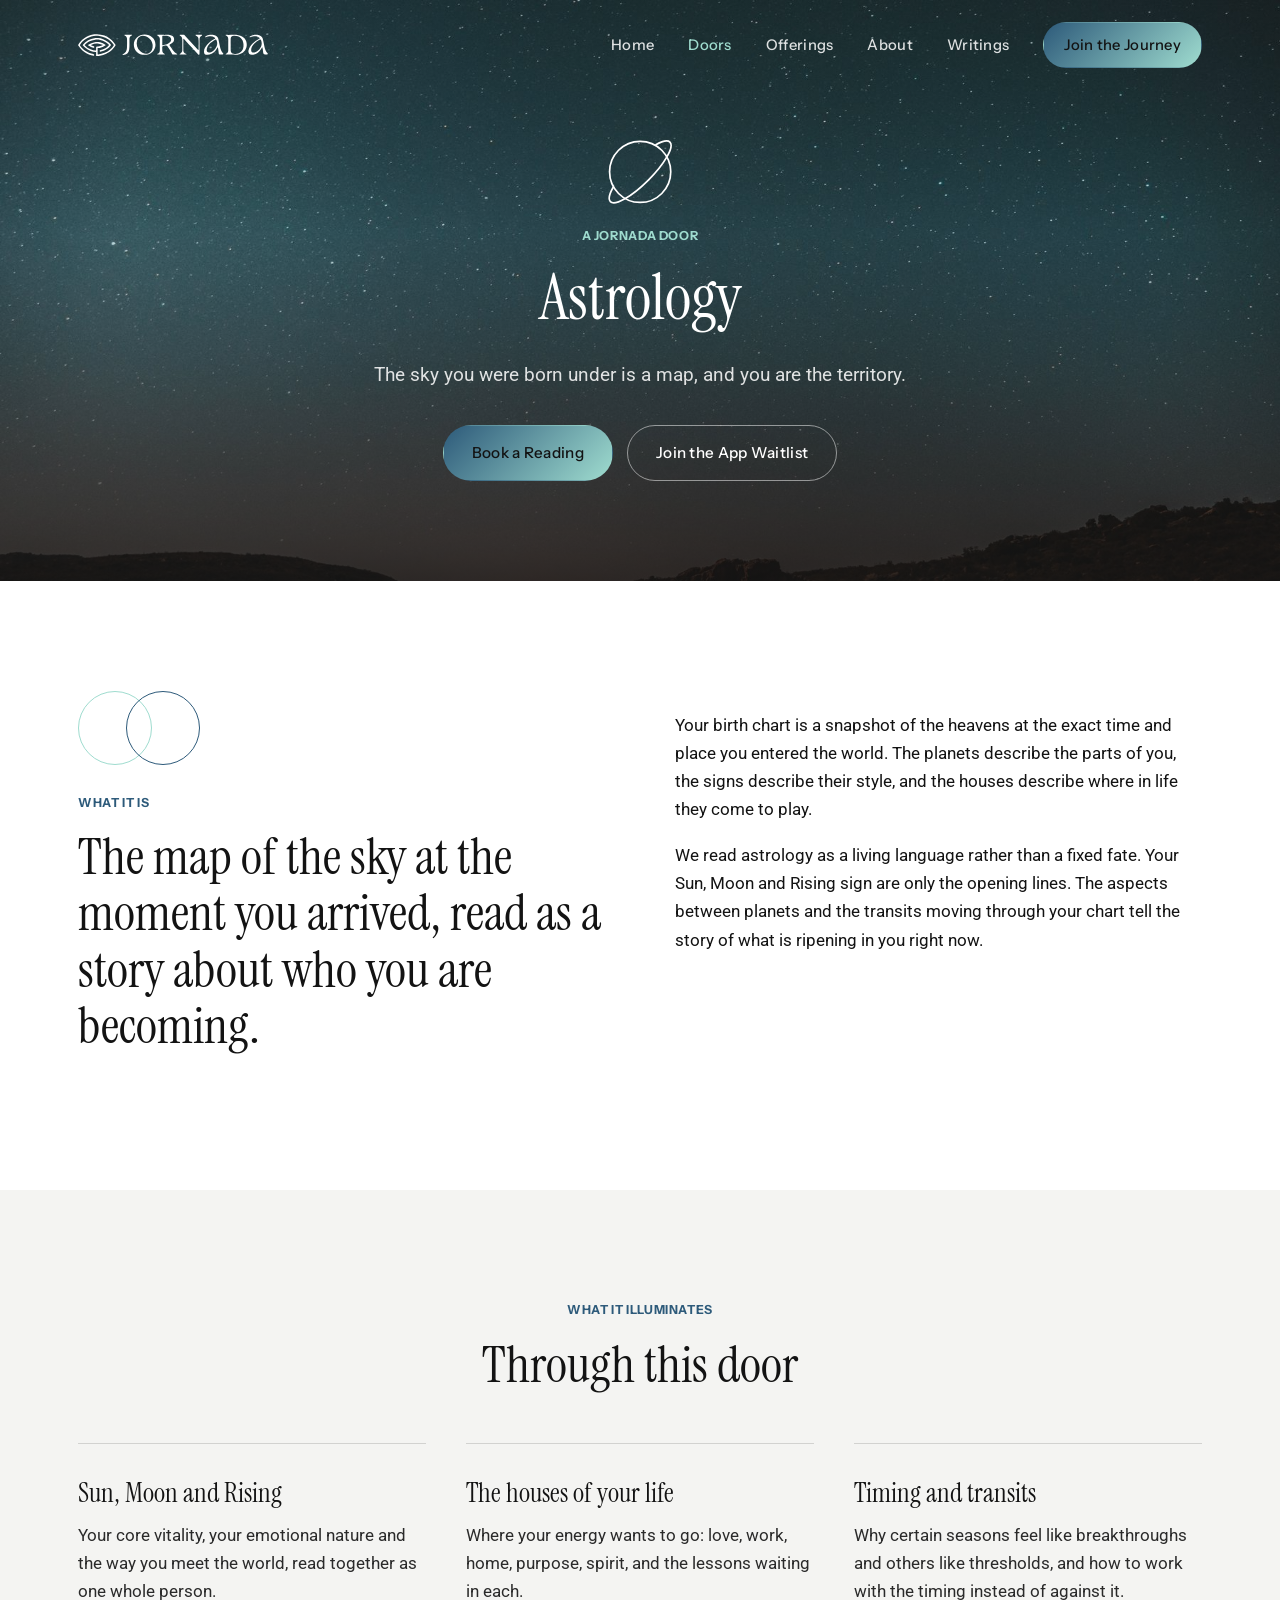
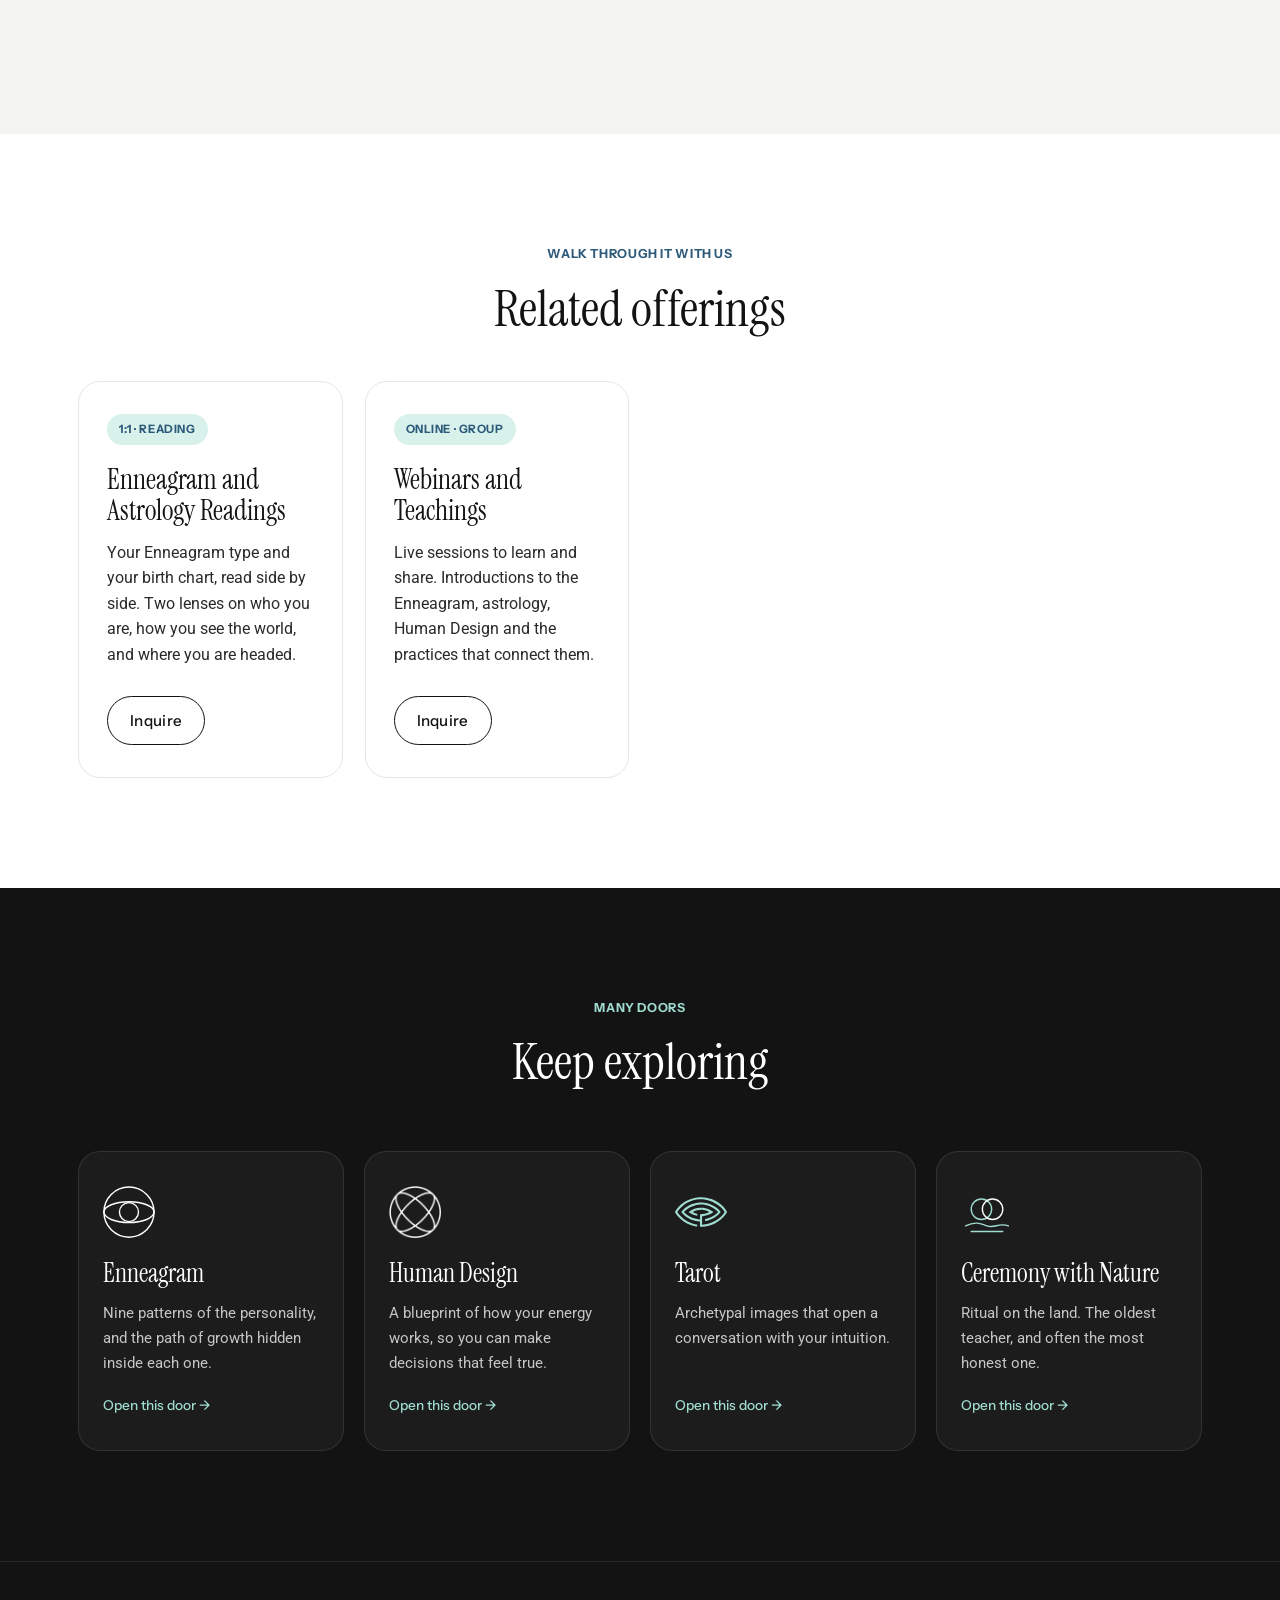
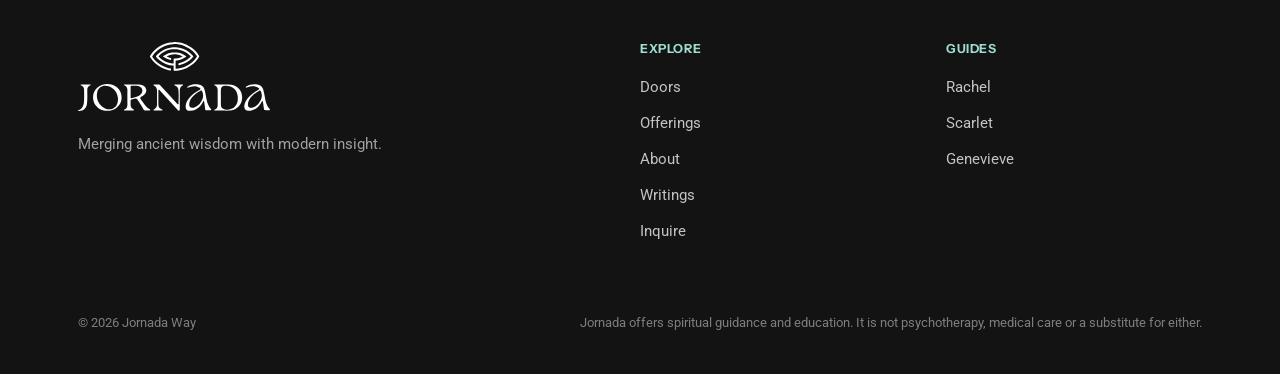
<file: doors/astrology.html>
<!DOCTYPE html>
<html lang="en">
<head>
<meta charset="utf-8">
<meta name="viewport" content="width=device-width, initial-scale=1">
<title>Astrology | Jornada</title>
<meta name="description" content="The map of the sky at the moment you arrived, read as a story about who you are becoming.">
<meta property="og:title" content="Astrology | Jornada">
<meta property="og:description" content="The map of the sky at the moment you arrived, read as a story about who you are becoming.">
<meta property="og:image" content="https://jornadaway.com/assets/img/desert-stars.jpg">
<link rel="icon" href="../assets/img/mark-teal.svg" type="image/svg+xml">
<link rel="preconnect" href="https://fonts.googleapis.com">
<link rel="preconnect" href="https://fonts.gstatic.com" crossorigin>
<link href="https://fonts.googleapis.com/css2?family=Instrument+Sans:wght@400;500;700&family=Instrument+Serif:ital@0;1&family=Roboto:wght@300;400;500&display=swap" rel="stylesheet">
<link rel="stylesheet" href="../assets/css/style.css">
</head>
<body>
<header class="site-header">
  <div class="wrap">
    <a class="brand" href="../index.html" aria-label="Jornada home"><img src="../assets/img/logo-white.svg" alt="Jornada"></a>
    <button class="nav-toggle" aria-label="Menu" aria-expanded="false"><span></span><span></span><span></span></button>
    <nav class="nav"><a href="../index.html">Home</a><a href="../doors.html" class="active">Doors</a><a href="../offerings.html">Offerings</a><a href="../about.html">About</a><a href="../writings.html">Writings</a><a class="btn btn-primary" href="../index.html#waitlist">Join the Journey</a></nav>
  </div>
</header>

<section class="hero page-hero center" style="background-image:url('../assets/img/desert-stars.jpg')">
  <div class="wrap">
    <img src="../assets/img/icon-explorer.svg" alt="" style="width:64px;margin:0 auto 22px;filter:invert(1)">
    <span class="eyebrow">A Jornada Door</span>
    <h1>Astrology</h1>
    <p class="lede">The sky you were born under is a map, and you are the territory.</p>
    <div class="actions">
      <a class="btn btn-primary" href="../offerings.html?offering=rachel-enneagram-astrology#inquire">Book a Reading</a>
      <a class="btn btn-ghost" href="../index.html#waitlist">Join the App Waitlist</a>
    </div>
  </div>
</section>
<section class="light">
  <div class="wrap split" style="align-items:start">
    <div class="reveal">
      <div class="circles"></div>
      <span class="eyebrow">What it is</span>
      <h2>The map of the sky at the moment you arrived, read as a story about who you are becoming.</h2>
    </div>
    <div class="reveal" style="padding-top:20px"><p>Your birth chart is a snapshot of the heavens at the exact time and place you entered the world. The planets describe the parts of you, the signs describe their style, and the houses describe where in life they come to play.</p><p>We read astrology as a living language rather than a fixed fate. Your Sun, Moon and Rising sign are only the opening lines. The aspects between planets and the transits moving through your chart tell the story of what is ripening in you right now.</p></div>
  </div>
</section>
<section class="soft">
  <div class="wrap">
    <div class="center" style="margin-bottom:50px"><span class="eyebrow">What it illuminates</span><h2>Through this door</h2></div>
    <div class="mv" style="grid-template-columns:repeat(3,1fr);gap:40px"><div class="mv-item reveal"><h3>Sun, Moon and Rising</h3><p>Your core vitality, your emotional nature and the way you meet the world, read together as one whole person.</p></div><div class="mv-item reveal"><h3>The houses of your life</h3><p>Where your energy wants to go: love, work, home, purpose, spirit, and the lessons waiting in each.</p></div><div class="mv-item reveal"><h3>Timing and transits</h3><p>Why certain seasons feel like breakthroughs and others like thresholds, and how to work with the timing instead of against it.</p></div></div>
  </div>
</section>
<section class="light">
  <div class="wrap">
    <div class="center" style="margin-bottom:44px"><span class="eyebrow">Walk through it with us</span><h2>Related offerings</h2></div>
    <div class="offer-grid"><div class="offer reveal">
  <span class="format">1:1 · Reading</span>
  <h3>Enneagram and Astrology Readings</h3>
  <p>Your Enneagram type and your birth chart, read side by side. Two lenses on who you are, how you see the world, and where you are headed.</p>
  
  <a class="btn btn-ghost" href="../offerings.html?offering=rachel-enneagram-astrology#inquire" data-offering="rachel-enneagram-astrology">Inquire</a>
</div><div class="offer reveal">
  <span class="format">Online · Group</span>
  <h3>Webinars and Teachings</h3>
  <p>Live sessions to learn and share. Introductions to the Enneagram, astrology, Human Design and the practices that connect them.</p>
  
  <a class="btn btn-ghost" href="../offerings.html?offering=webinars#inquire" data-offering="webinars">Inquire</a>
</div></div>
    
  </div>
</section>
<section>
  <div class="wrap">
    <div class="center" style="margin-bottom:50px"><span class="eyebrow">Many Doors</span><h2>Keep exploring</h2></div>
    <div class="tools" style="grid-template-columns:repeat(4,1fr)"><a class="tool reveal" href="../doors/enneagram.html"><img class="ico inv" src="../assets/img/icon-seeker.svg" alt=""><h3>Enneagram</h3><p>Nine patterns of the personality, and the path of growth hidden inside each one.</p><span class="more">Open this door &rarr;</span></a><a class="tool reveal" href="../doors/human-design.html"><img class="ico" src="../assets/img/icon-guide.png" alt=""><h3>Human Design</h3><p>A blueprint of how your energy works, so you can make decisions that feel true.</p><span class="more">Open this door &rarr;</span></a><a class="tool reveal" href="../doors/tarot.html"><img class="ico" src="../assets/img/mark-teal.svg" alt=""><h3>Tarot</h3><p>Archetypal images that open a conversation with your intuition.</p><span class="more">Open this door &rarr;</span></a><a class="tool reveal" href="../doors/ceremony.html"><img class="ico" src="../assets/img/icon-ceremony.svg" alt=""><h3>Ceremony with Nature</h3><p>Ritual on the land. The oldest teacher, and often the most honest one.</p><span class="more">Open this door &rarr;</span></a></div>
  </div>
</section>
<footer class="site-footer">
  <div class="wrap">
    <div class="footer-grid">
      <div>
        <img src="../assets/img/logo-white-stacked.svg" alt="Jornada">
        <p>Merging ancient wisdom with modern insight.</p>
      </div>
      <div>
        <h4>Explore</h4>
        <ul>
          <li><a href="../doors.html">Doors</a></li>
          <li><a href="../offerings.html">Offerings</a></li>
          <li><a href="../about.html">About</a></li>
          <li><a href="../writings.html">Writings</a></li>
          <li><a href="../offerings.html#inquire">Inquire</a></li>
        </ul>
      </div>
      <div>
        <h4>Guides</h4>
        <ul>
          <li><a href="../about/rachel.html">Rachel</a></li>
          <li><a href="../about/scarlet.html">Scarlet</a></li>
          <li><a href="../about/genevieve.html">Genevieve</a></li>
        </ul>
      </div>
    </div>
    <div class="legal">
      <span>&copy; 2026 Jornada Way</span>
      <span>Jornada offers spiritual guidance and education. It is not psychotherapy, medical care or a substitute for either.</span>
    </div>
  </div>
</footer>
<script src="../assets/js/main.js"></script>
</body>
</html>
</file>
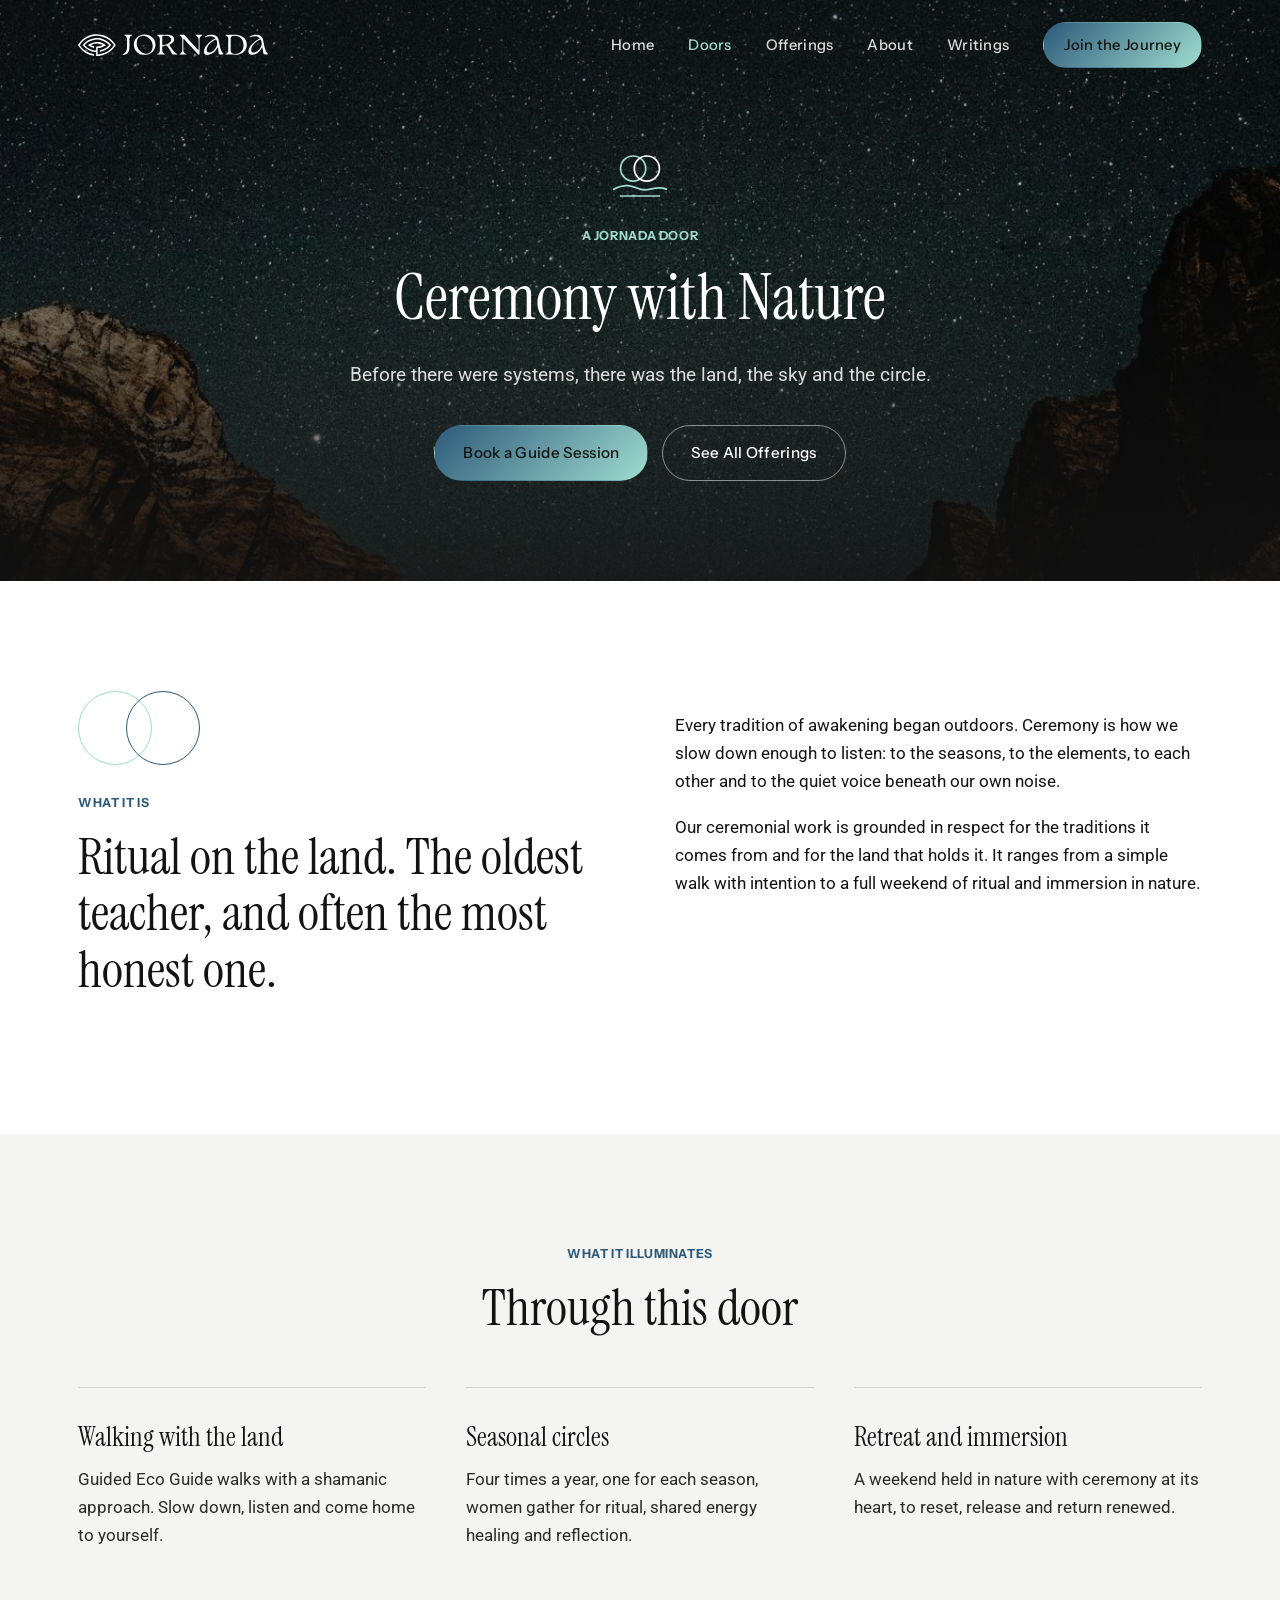
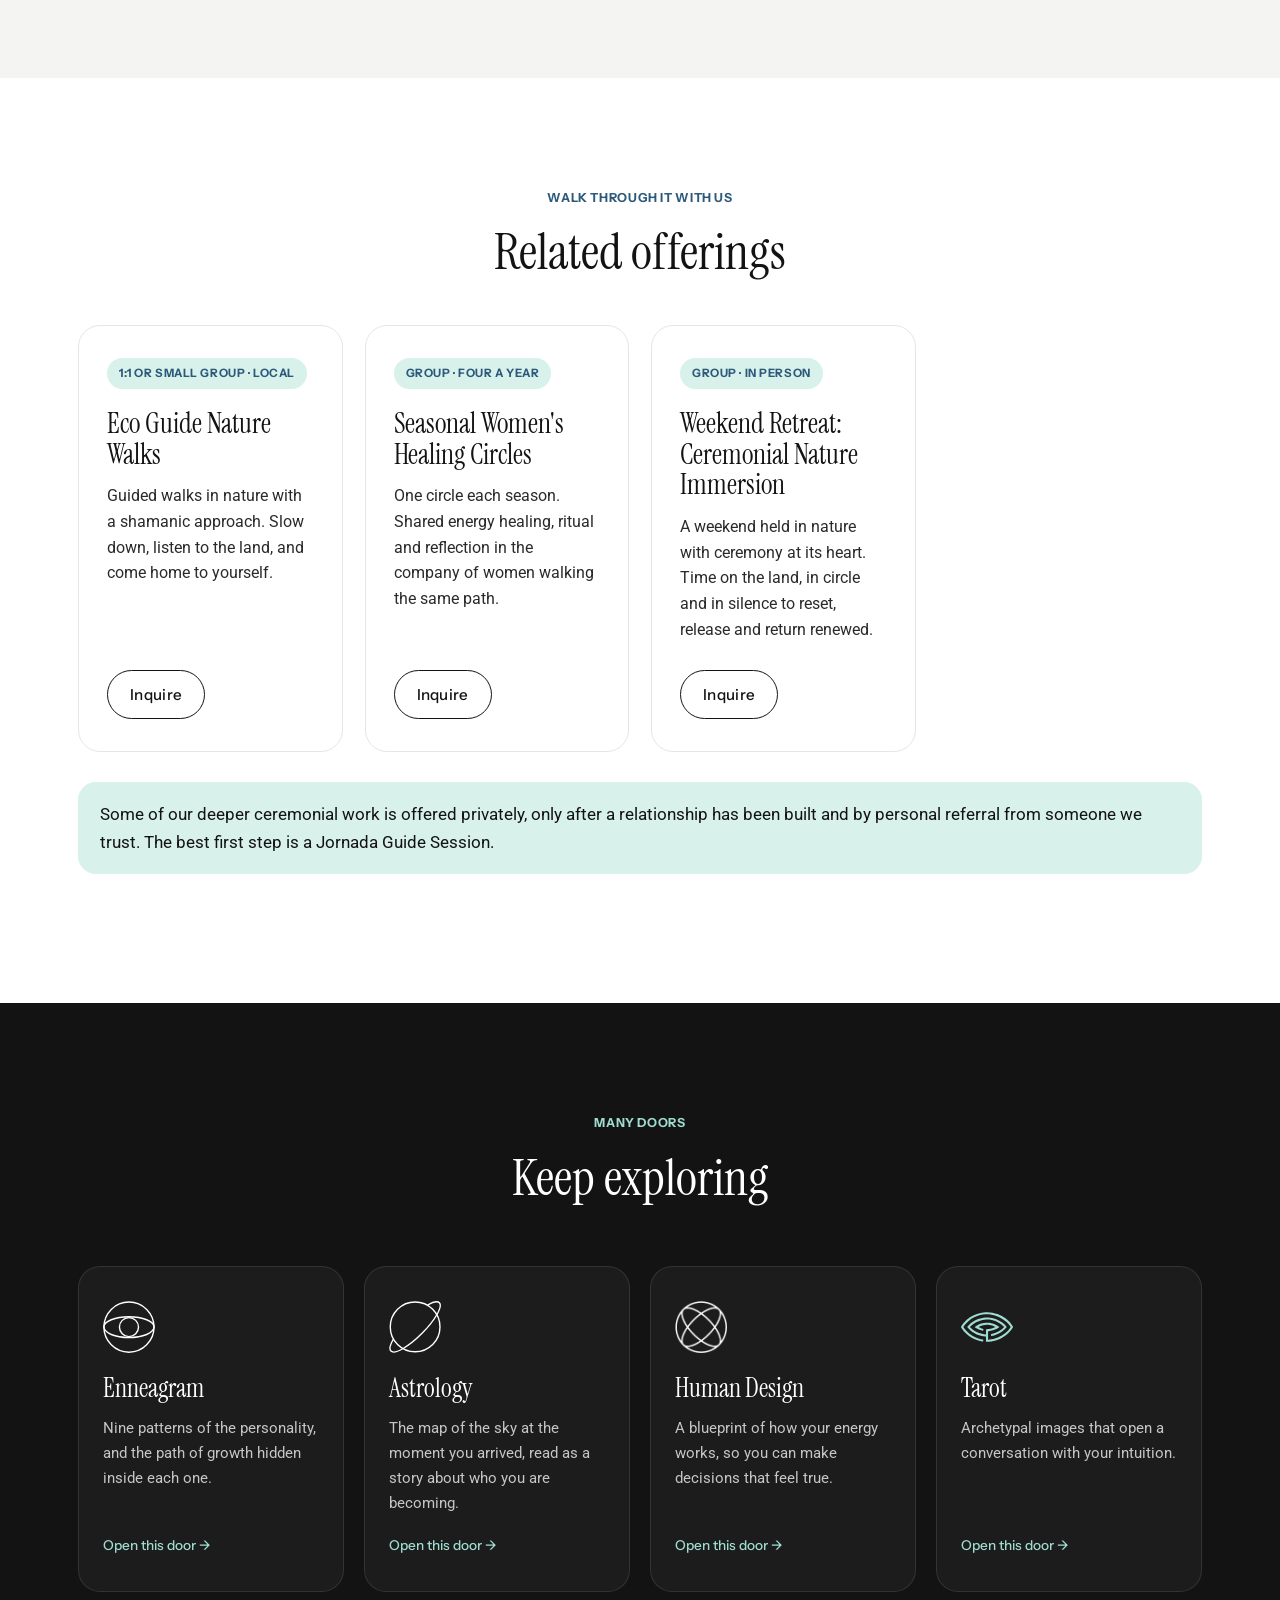
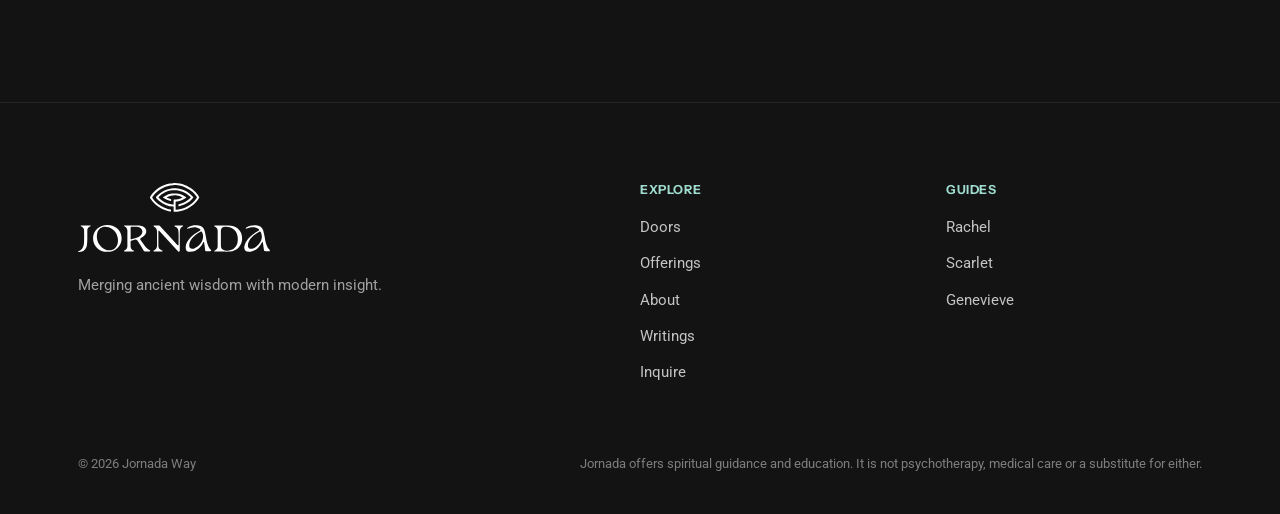
<file: doors/ceremony.html>
<!DOCTYPE html>
<html lang="en">
<head>
<meta charset="utf-8">
<meta name="viewport" content="width=device-width, initial-scale=1">
<title>Ceremony with Nature | Jornada</title>
<meta name="description" content="Ritual on the land. The oldest teacher, and often the most honest one.">
<meta property="og:title" content="Ceremony with Nature | Jornada">
<meta property="og:description" content="Ritual on the land. The oldest teacher, and often the most honest one.">
<meta property="og:image" content="https://jornadaway.com/assets/img/desert-stars.jpg">
<link rel="icon" href="../assets/img/mark-teal.svg" type="image/svg+xml">
<link rel="preconnect" href="https://fonts.googleapis.com">
<link rel="preconnect" href="https://fonts.gstatic.com" crossorigin>
<link href="https://fonts.googleapis.com/css2?family=Instrument+Sans:wght@400;500;700&family=Instrument+Serif:ital@0;1&family=Roboto:wght@300;400;500&display=swap" rel="stylesheet">
<link rel="stylesheet" href="../assets/css/style.css">
</head>
<body>
<header class="site-header">
  <div class="wrap">
    <a class="brand" href="../index.html" aria-label="Jornada home"><img src="../assets/img/logo-white.svg" alt="Jornada"></a>
    <button class="nav-toggle" aria-label="Menu" aria-expanded="false"><span></span><span></span><span></span></button>
    <nav class="nav"><a href="../index.html">Home</a><a href="../doors.html" class="active">Doors</a><a href="../offerings.html">Offerings</a><a href="../about.html">About</a><a href="../writings.html">Writings</a><a class="btn btn-primary" href="../index.html#waitlist">Join the Journey</a></nav>
  </div>
</header>

<section class="hero page-hero center" style="background-image:url('../assets/img/canyon-stars.jpg')">
  <div class="wrap">
    <img src="../assets/img/icon-ceremony.svg" alt="" style="width:64px;margin:0 auto 22px;">
    <span class="eyebrow">A Jornada Door</span>
    <h1>Ceremony with Nature</h1>
    <p class="lede">Before there were systems, there was the land, the sky and the circle.</p>
    <div class="actions">
      <a class="btn btn-primary" href="../offerings.html?offering=rachel-guide-session#inquire">Book a Guide Session</a>
      <a class="btn btn-ghost" href="../offerings.html">See All Offerings</a>
    </div>
  </div>
</section>
<section class="light">
  <div class="wrap split" style="align-items:start">
    <div class="reveal">
      <div class="circles"></div>
      <span class="eyebrow">What it is</span>
      <h2>Ritual on the land. The oldest teacher, and often the most honest one.</h2>
    </div>
    <div class="reveal" style="padding-top:20px"><p>Every tradition of awakening began outdoors. Ceremony is how we slow down enough to listen: to the seasons, to the elements, to each other and to the quiet voice beneath our own noise.</p><p>Our ceremonial work is grounded in respect for the traditions it comes from and for the land that holds it. It ranges from a simple walk with intention to a full weekend of ritual and immersion in nature.</p></div>
  </div>
</section>
<section class="soft">
  <div class="wrap">
    <div class="center" style="margin-bottom:50px"><span class="eyebrow">What it illuminates</span><h2>Through this door</h2></div>
    <div class="mv" style="grid-template-columns:repeat(3,1fr);gap:40px"><div class="mv-item reveal"><h3>Walking with the land</h3><p>Guided Eco Guide walks with a shamanic approach. Slow down, listen and come home to yourself.</p></div><div class="mv-item reveal"><h3>Seasonal circles</h3><p>Four times a year, one for each season, women gather for ritual, shared energy healing and reflection.</p></div><div class="mv-item reveal"><h3>Retreat and immersion</h3><p>A weekend held in nature with ceremony at its heart, to reset, release and return renewed.</p></div></div>
  </div>
</section>
<section class="light">
  <div class="wrap">
    <div class="center" style="margin-bottom:44px"><span class="eyebrow">Walk through it with us</span><h2>Related offerings</h2></div>
    <div class="offer-grid"><div class="offer reveal">
  <span class="format">1:1 or small group · Local</span>
  <h3>Eco Guide Nature Walks</h3>
  <p>Guided walks in nature with a shamanic approach. Slow down, listen to the land, and come home to yourself.</p>
  
  <a class="btn btn-ghost" href="../offerings.html?offering=rachel-nature-walks#inquire" data-offering="rachel-nature-walks">Inquire</a>
</div><div class="offer reveal">
  <span class="format">Group · Four a year</span>
  <h3>Seasonal Women&#x27;s Healing Circles</h3>
  <p>One circle each season. Shared energy healing, ritual and reflection in the company of women walking the same path.</p>
  
  <a class="btn btn-ghost" href="../offerings.html?offering=circles#inquire" data-offering="circles">Inquire</a>
</div><div class="offer reveal">
  <span class="format">Group · In person</span>
  <h3>Weekend Retreat: Ceremonial Nature Immersion</h3>
  <p>A weekend held in nature with ceremony at its heart. Time on the land, in circle and in silence to reset, release and return renewed.</p>
  
  <a class="btn btn-ghost" href="../offerings.html?offering=rachel-retreat#inquire" data-offering="rachel-retreat">Inquire</a>
</div></div>
    <p class="qz-callout" style="margin-top:30px">Some of our deeper ceremonial work is offered privately, only after a relationship has been built and by personal referral from someone we trust. The best first step is a Jornada Guide Session.</p>
  </div>
</section>
<section>
  <div class="wrap">
    <div class="center" style="margin-bottom:50px"><span class="eyebrow">Many Doors</span><h2>Keep exploring</h2></div>
    <div class="tools" style="grid-template-columns:repeat(4,1fr)"><a class="tool reveal" href="../doors/enneagram.html"><img class="ico inv" src="../assets/img/icon-seeker.svg" alt=""><h3>Enneagram</h3><p>Nine patterns of the personality, and the path of growth hidden inside each one.</p><span class="more">Open this door &rarr;</span></a><a class="tool reveal" href="../doors/astrology.html"><img class="ico inv" src="../assets/img/icon-explorer.svg" alt=""><h3>Astrology</h3><p>The map of the sky at the moment you arrived, read as a story about who you are becoming.</p><span class="more">Open this door &rarr;</span></a><a class="tool reveal" href="../doors/human-design.html"><img class="ico" src="../assets/img/icon-guide.png" alt=""><h3>Human Design</h3><p>A blueprint of how your energy works, so you can make decisions that feel true.</p><span class="more">Open this door &rarr;</span></a><a class="tool reveal" href="../doors/tarot.html"><img class="ico" src="../assets/img/mark-teal.svg" alt=""><h3>Tarot</h3><p>Archetypal images that open a conversation with your intuition.</p><span class="more">Open this door &rarr;</span></a></div>
  </div>
</section>
<footer class="site-footer">
  <div class="wrap">
    <div class="footer-grid">
      <div>
        <img src="../assets/img/logo-white-stacked.svg" alt="Jornada">
        <p>Merging ancient wisdom with modern insight.</p>
      </div>
      <div>
        <h4>Explore</h4>
        <ul>
          <li><a href="../doors.html">Doors</a></li>
          <li><a href="../offerings.html">Offerings</a></li>
          <li><a href="../about.html">About</a></li>
          <li><a href="../writings.html">Writings</a></li>
          <li><a href="../offerings.html#inquire">Inquire</a></li>
        </ul>
      </div>
      <div>
        <h4>Guides</h4>
        <ul>
          <li><a href="../about/rachel.html">Rachel</a></li>
          <li><a href="../about/scarlet.html">Scarlet</a></li>
          <li><a href="../about/genevieve.html">Genevieve</a></li>
        </ul>
      </div>
    </div>
    <div class="legal">
      <span>&copy; 2026 Jornada Way</span>
      <span>Jornada offers spiritual guidance and education. It is not psychotherapy, medical care or a substitute for either.</span>
    </div>
  </div>
</footer>
<script src="../assets/js/main.js"></script>
</body>
</html>
</file>
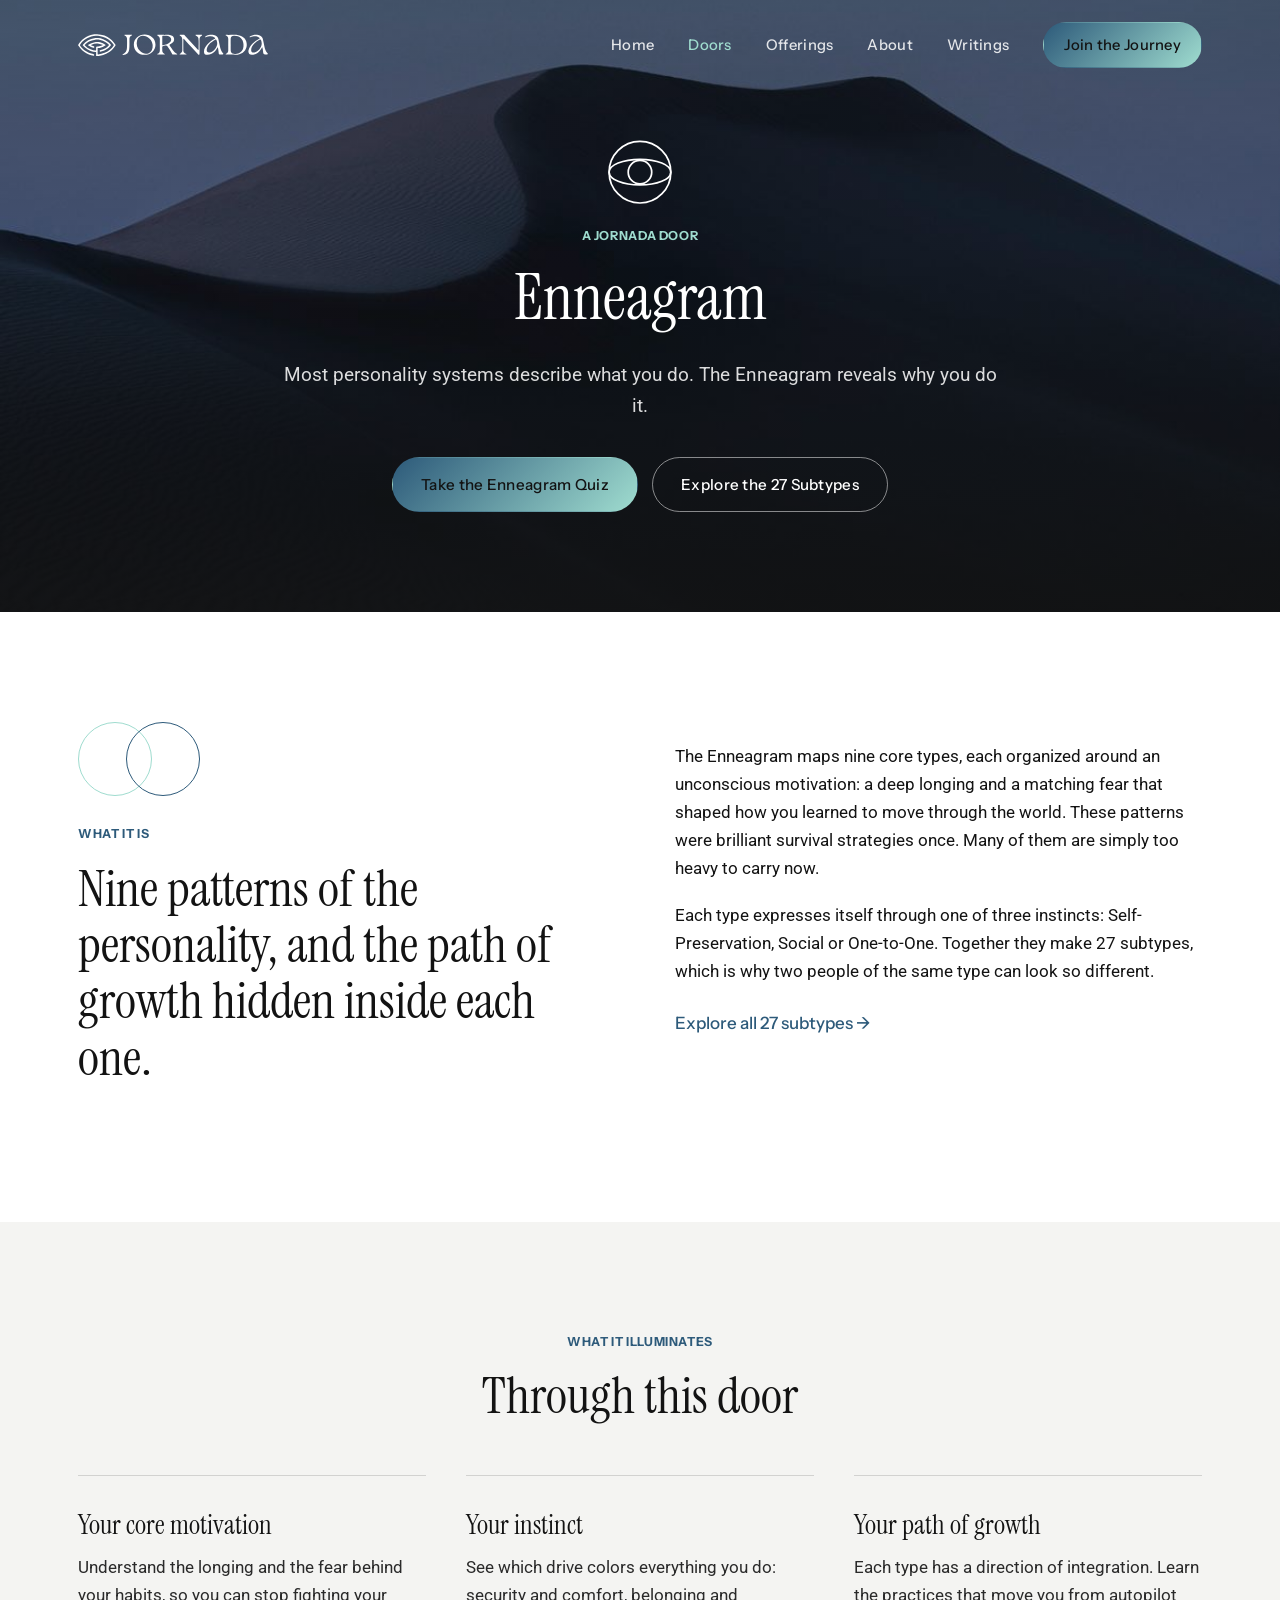
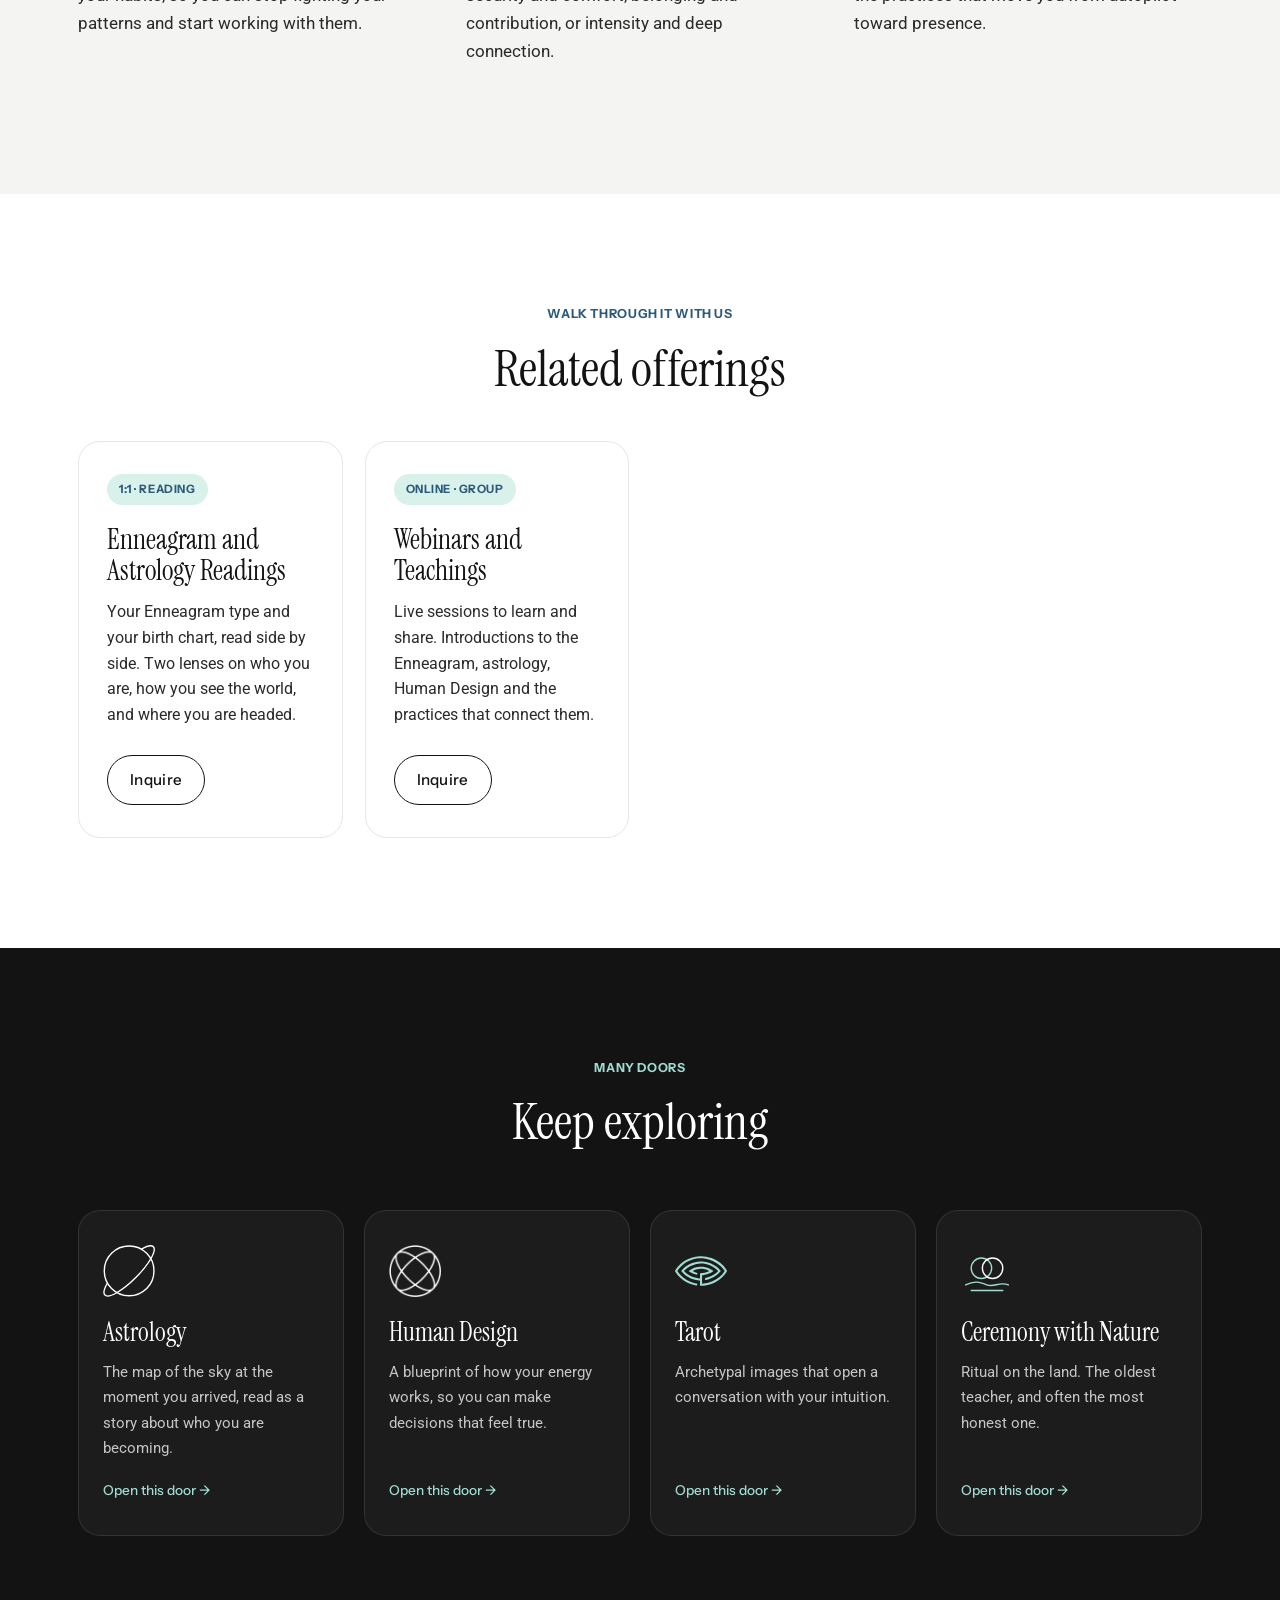
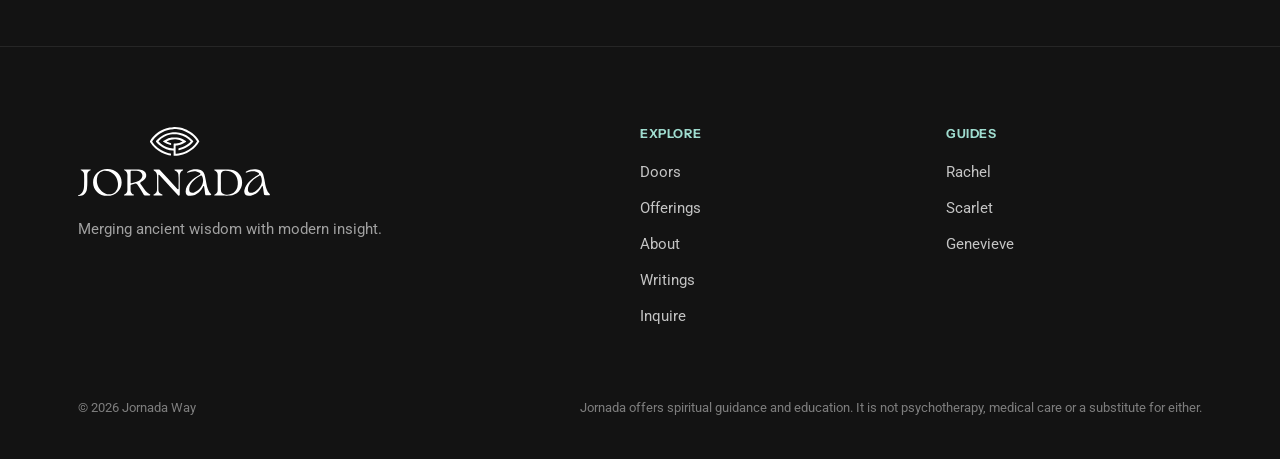
<file: doors/enneagram.html>
<!DOCTYPE html>
<html lang="en">
<head>
<meta charset="utf-8">
<meta name="viewport" content="width=device-width, initial-scale=1">
<title>Enneagram | Jornada</title>
<meta name="description" content="Nine patterns of the personality, and the path of growth hidden inside each one.">
<meta property="og:title" content="Enneagram | Jornada">
<meta property="og:description" content="Nine patterns of the personality, and the path of growth hidden inside each one.">
<meta property="og:image" content="https://jornadaway.com/assets/img/desert-stars.jpg">
<link rel="icon" href="../assets/img/mark-teal.svg" type="image/svg+xml">
<link rel="preconnect" href="https://fonts.googleapis.com">
<link rel="preconnect" href="https://fonts.gstatic.com" crossorigin>
<link href="https://fonts.googleapis.com/css2?family=Instrument+Sans:wght@400;500;700&family=Instrument+Serif:ital@0;1&family=Roboto:wght@300;400;500&display=swap" rel="stylesheet">
<link rel="stylesheet" href="../assets/css/style.css">
</head>
<body>
<header class="site-header">
  <div class="wrap">
    <a class="brand" href="../index.html" aria-label="Jornada home"><img src="../assets/img/logo-white.svg" alt="Jornada"></a>
    <button class="nav-toggle" aria-label="Menu" aria-expanded="false"><span></span><span></span><span></span></button>
    <nav class="nav"><a href="../index.html">Home</a><a href="../doors.html" class="active">Doors</a><a href="../offerings.html">Offerings</a><a href="../about.html">About</a><a href="../writings.html">Writings</a><a class="btn btn-primary" href="../index.html#waitlist">Join the Journey</a></nav>
  </div>
</header>

<section class="hero page-hero center" style="background-image:url('../assets/img/dune-blue.jpg')">
  <div class="wrap">
    <img src="../assets/img/icon-seeker.svg" alt="" style="width:64px;margin:0 auto 22px;filter:invert(1)">
    <span class="eyebrow">A Jornada Door</span>
    <h1>Enneagram</h1>
    <p class="lede">Most personality systems describe what you do. The Enneagram reveals why you do it.</p>
    <div class="actions">
      <a class="btn btn-primary" href="../doors.html#enneagram">Take the Enneagram Quiz</a>
      <a class="btn btn-ghost" href="../enneagram/index.html">Explore the 27 Subtypes</a>
    </div>
  </div>
</section>
<section class="light">
  <div class="wrap split" style="align-items:start">
    <div class="reveal">
      <div class="circles"></div>
      <span class="eyebrow">What it is</span>
      <h2>Nine patterns of the personality, and the path of growth hidden inside each one.</h2>
    </div>
    <div class="reveal" style="padding-top:20px"><p>The Enneagram maps nine core types, each organized around an unconscious motivation: a deep longing and a matching fear that shaped how you learned to move through the world. These patterns were brilliant survival strategies once. Many of them are simply too heavy to carry now.</p><p>Each type expresses itself through one of three instincts: Self-Preservation, Social or One-to-One. Together they make 27 subtypes, which is why two people of the same type can look so different.</p><p style="margin-top:24px"><a class="more" style="color:var(--cosmic-blue);font-family:var(--sans);font-weight:500;text-decoration:none" href="../enneagram/index.html">Explore all 27 subtypes &rarr;</a></p></div>
  </div>
</section>
<section class="soft">
  <div class="wrap">
    <div class="center" style="margin-bottom:50px"><span class="eyebrow">What it illuminates</span><h2>Through this door</h2></div>
    <div class="mv" style="grid-template-columns:repeat(3,1fr);gap:40px"><div class="mv-item reveal"><h3>Your core motivation</h3><p>Understand the longing and the fear behind your habits, so you can stop fighting your patterns and start working with them.</p></div><div class="mv-item reveal"><h3>Your instinct</h3><p>See which drive colors everything you do: security and comfort, belonging and contribution, or intensity and deep connection.</p></div><div class="mv-item reveal"><h3>Your path of growth</h3><p>Each type has a direction of integration. Learn the practices that move you from autopilot toward presence.</p></div></div>
  </div>
</section>
<section class="light">
  <div class="wrap">
    <div class="center" style="margin-bottom:44px"><span class="eyebrow">Walk through it with us</span><h2>Related offerings</h2></div>
    <div class="offer-grid"><div class="offer reveal">
  <span class="format">1:1 · Reading</span>
  <h3>Enneagram and Astrology Readings</h3>
  <p>Your Enneagram type and your birth chart, read side by side. Two lenses on who you are, how you see the world, and where you are headed.</p>
  
  <a class="btn btn-ghost" href="../offerings.html?offering=rachel-enneagram-astrology#inquire" data-offering="rachel-enneagram-astrology">Inquire</a>
</div><div class="offer reveal">
  <span class="format">Online · Group</span>
  <h3>Webinars and Teachings</h3>
  <p>Live sessions to learn and share. Introductions to the Enneagram, astrology, Human Design and the practices that connect them.</p>
  
  <a class="btn btn-ghost" href="../offerings.html?offering=webinars#inquire" data-offering="webinars">Inquire</a>
</div></div>
    
  </div>
</section>
<section>
  <div class="wrap">
    <div class="center" style="margin-bottom:50px"><span class="eyebrow">Many Doors</span><h2>Keep exploring</h2></div>
    <div class="tools" style="grid-template-columns:repeat(4,1fr)"><a class="tool reveal" href="../doors/astrology.html"><img class="ico inv" src="../assets/img/icon-explorer.svg" alt=""><h3>Astrology</h3><p>The map of the sky at the moment you arrived, read as a story about who you are becoming.</p><span class="more">Open this door &rarr;</span></a><a class="tool reveal" href="../doors/human-design.html"><img class="ico" src="../assets/img/icon-guide.png" alt=""><h3>Human Design</h3><p>A blueprint of how your energy works, so you can make decisions that feel true.</p><span class="more">Open this door &rarr;</span></a><a class="tool reveal" href="../doors/tarot.html"><img class="ico" src="../assets/img/mark-teal.svg" alt=""><h3>Tarot</h3><p>Archetypal images that open a conversation with your intuition.</p><span class="more">Open this door &rarr;</span></a><a class="tool reveal" href="../doors/ceremony.html"><img class="ico" src="../assets/img/icon-ceremony.svg" alt=""><h3>Ceremony with Nature</h3><p>Ritual on the land. The oldest teacher, and often the most honest one.</p><span class="more">Open this door &rarr;</span></a></div>
  </div>
</section>
<footer class="site-footer">
  <div class="wrap">
    <div class="footer-grid">
      <div>
        <img src="../assets/img/logo-white-stacked.svg" alt="Jornada">
        <p>Merging ancient wisdom with modern insight.</p>
      </div>
      <div>
        <h4>Explore</h4>
        <ul>
          <li><a href="../doors.html">Doors</a></li>
          <li><a href="../offerings.html">Offerings</a></li>
          <li><a href="../about.html">About</a></li>
          <li><a href="../writings.html">Writings</a></li>
          <li><a href="../offerings.html#inquire">Inquire</a></li>
        </ul>
      </div>
      <div>
        <h4>Guides</h4>
        <ul>
          <li><a href="../about/rachel.html">Rachel</a></li>
          <li><a href="../about/scarlet.html">Scarlet</a></li>
          <li><a href="../about/genevieve.html">Genevieve</a></li>
        </ul>
      </div>
    </div>
    <div class="legal">
      <span>&copy; 2026 Jornada Way</span>
      <span>Jornada offers spiritual guidance and education. It is not psychotherapy, medical care or a substitute for either.</span>
    </div>
  </div>
</footer>
<script src="../assets/js/main.js"></script>
</body>
</html>
</file>
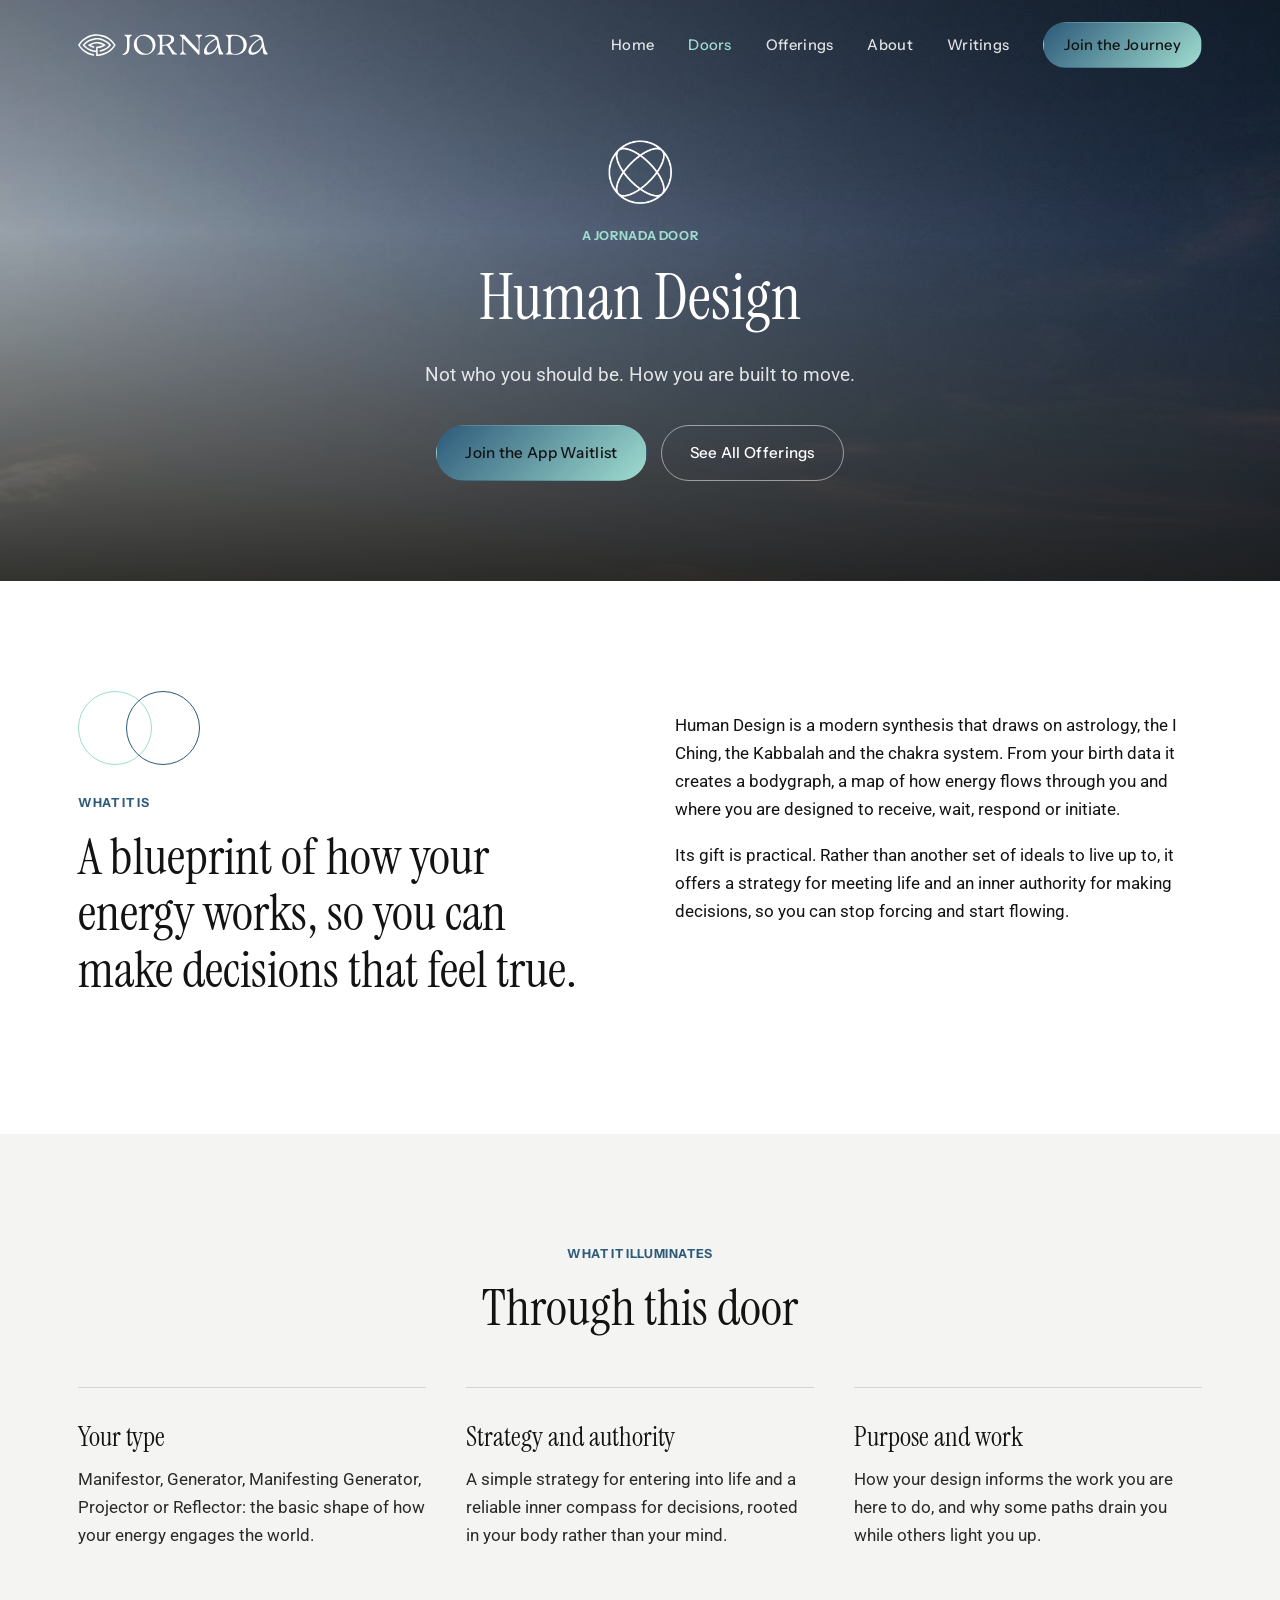
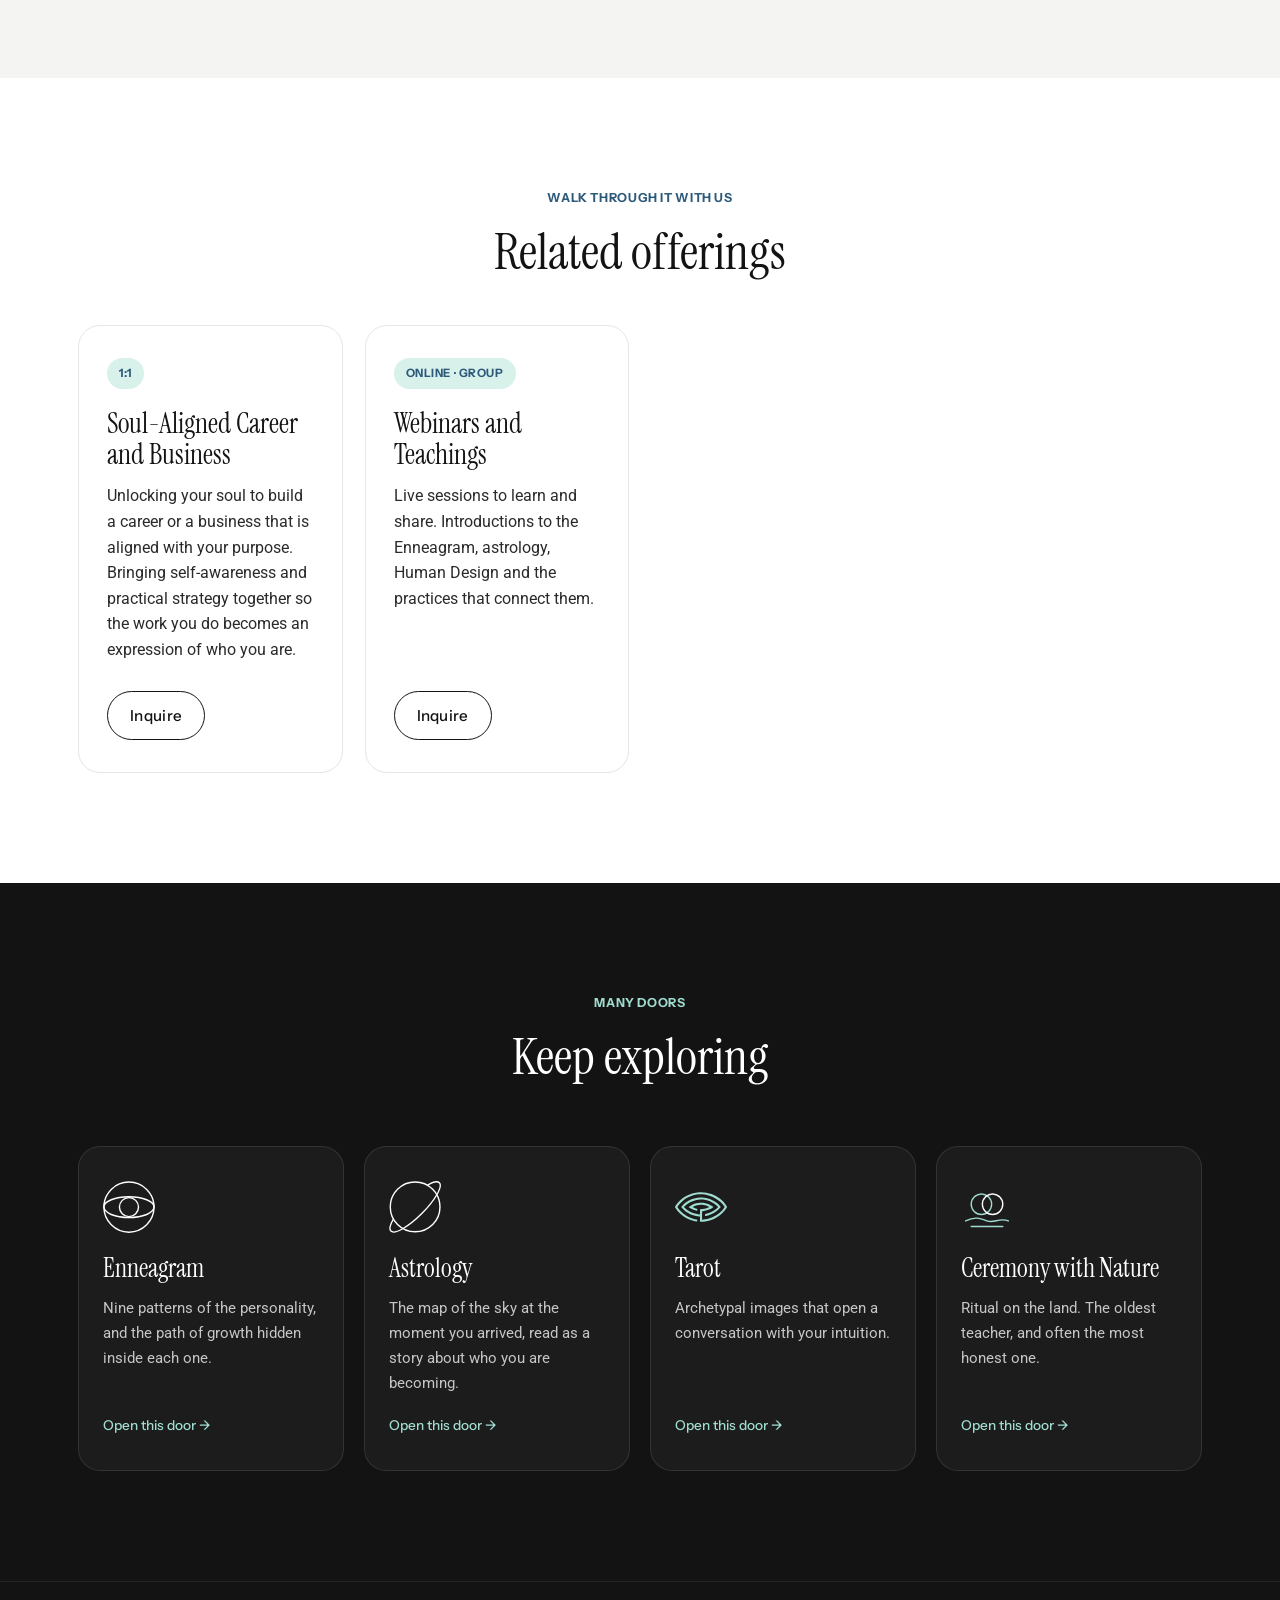
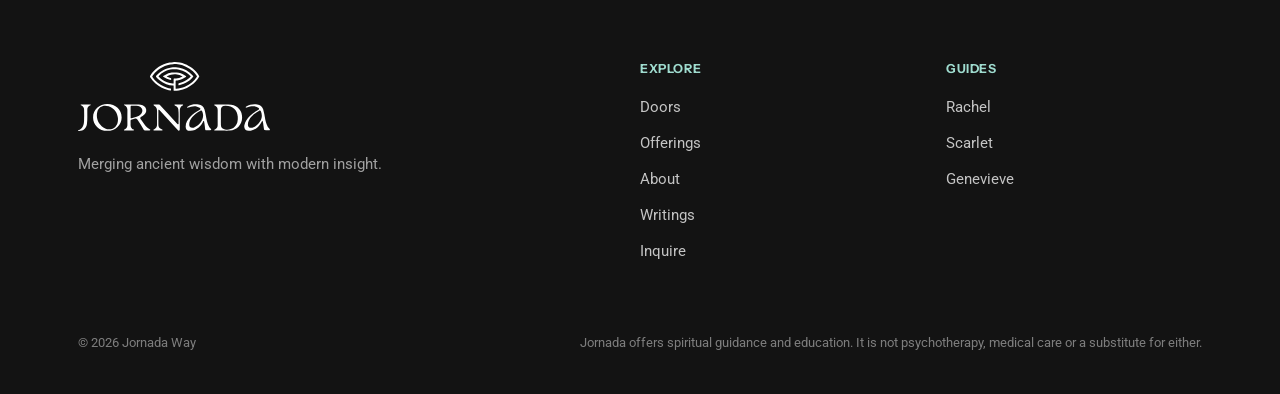
<file: doors/human-design.html>
<!DOCTYPE html>
<html lang="en">
<head>
<meta charset="utf-8">
<meta name="viewport" content="width=device-width, initial-scale=1">
<title>Human Design | Jornada</title>
<meta name="description" content="A blueprint of how your energy works, so you can make decisions that feel true.">
<meta property="og:title" content="Human Design | Jornada">
<meta property="og:description" content="A blueprint of how your energy works, so you can make decisions that feel true.">
<meta property="og:image" content="https://jornadaway.com/assets/img/desert-stars.jpg">
<link rel="icon" href="../assets/img/mark-teal.svg" type="image/svg+xml">
<link rel="preconnect" href="https://fonts.googleapis.com">
<link rel="preconnect" href="https://fonts.gstatic.com" crossorigin>
<link href="https://fonts.googleapis.com/css2?family=Instrument+Sans:wght@400;500;700&family=Instrument+Serif:ital@0;1&family=Roboto:wght@300;400;500&display=swap" rel="stylesheet">
<link rel="stylesheet" href="../assets/css/style.css">
</head>
<body>
<header class="site-header">
  <div class="wrap">
    <a class="brand" href="../index.html" aria-label="Jornada home"><img src="../assets/img/logo-white.svg" alt="Jornada"></a>
    <button class="nav-toggle" aria-label="Menu" aria-expanded="false"><span></span><span></span><span></span></button>
    <nav class="nav"><a href="../index.html">Home</a><a href="../doors.html" class="active">Doors</a><a href="../offerings.html">Offerings</a><a href="../about.html">About</a><a href="../writings.html">Writings</a><a class="btn btn-primary" href="../index.html#waitlist">Join the Journey</a></nav>
  </div>
</header>

<section class="hero page-hero center" style="background-image:url('../assets/img/dune-dusk.jpg')">
  <div class="wrap">
    <img src="../assets/img/icon-guide.png" alt="" style="width:64px;margin:0 auto 22px;">
    <span class="eyebrow">A Jornada Door</span>
    <h1>Human Design</h1>
    <p class="lede">Not who you should be. How you are built to move.</p>
    <div class="actions">
      <a class="btn btn-primary" href="../index.html#waitlist">Join the App Waitlist</a>
      <a class="btn btn-ghost" href="../offerings.html">See All Offerings</a>
    </div>
  </div>
</section>
<section class="light">
  <div class="wrap split" style="align-items:start">
    <div class="reveal">
      <div class="circles"></div>
      <span class="eyebrow">What it is</span>
      <h2>A blueprint of how your energy works, so you can make decisions that feel true.</h2>
    </div>
    <div class="reveal" style="padding-top:20px"><p>Human Design is a modern synthesis that draws on astrology, the I Ching, the Kabbalah and the chakra system. From your birth data it creates a bodygraph, a map of how energy flows through you and where you are designed to receive, wait, respond or initiate.</p><p>Its gift is practical. Rather than another set of ideals to live up to, it offers a strategy for meeting life and an inner authority for making decisions, so you can stop forcing and start flowing.</p></div>
  </div>
</section>
<section class="soft">
  <div class="wrap">
    <div class="center" style="margin-bottom:50px"><span class="eyebrow">What it illuminates</span><h2>Through this door</h2></div>
    <div class="mv" style="grid-template-columns:repeat(3,1fr);gap:40px"><div class="mv-item reveal"><h3>Your type</h3><p>Manifestor, Generator, Manifesting Generator, Projector or Reflector: the basic shape of how your energy engages the world.</p></div><div class="mv-item reveal"><h3>Strategy and authority</h3><p>A simple strategy for entering into life and a reliable inner compass for decisions, rooted in your body rather than your mind.</p></div><div class="mv-item reveal"><h3>Purpose and work</h3><p>How your design informs the work you are here to do, and why some paths drain you while others light you up.</p></div></div>
  </div>
</section>
<section class="light">
  <div class="wrap">
    <div class="center" style="margin-bottom:44px"><span class="eyebrow">Walk through it with us</span><h2>Related offerings</h2></div>
    <div class="offer-grid"><div class="offer reveal">
  <span class="format">1:1</span>
  <h3>Soul-Aligned Career and Business</h3>
  <p>Unlocking your soul to build a career or a business that is aligned with your purpose. Bringing self-awareness and practical strategy together so the work you do becomes an expression of who you are.</p>
  
  <a class="btn btn-ghost" href="../offerings.html?offering=genevieve-soul-work#inquire" data-offering="genevieve-soul-work">Inquire</a>
</div><div class="offer reveal">
  <span class="format">Online · Group</span>
  <h3>Webinars and Teachings</h3>
  <p>Live sessions to learn and share. Introductions to the Enneagram, astrology, Human Design and the practices that connect them.</p>
  
  <a class="btn btn-ghost" href="../offerings.html?offering=webinars#inquire" data-offering="webinars">Inquire</a>
</div></div>
    
  </div>
</section>
<section>
  <div class="wrap">
    <div class="center" style="margin-bottom:50px"><span class="eyebrow">Many Doors</span><h2>Keep exploring</h2></div>
    <div class="tools" style="grid-template-columns:repeat(4,1fr)"><a class="tool reveal" href="../doors/enneagram.html"><img class="ico inv" src="../assets/img/icon-seeker.svg" alt=""><h3>Enneagram</h3><p>Nine patterns of the personality, and the path of growth hidden inside each one.</p><span class="more">Open this door &rarr;</span></a><a class="tool reveal" href="../doors/astrology.html"><img class="ico inv" src="../assets/img/icon-explorer.svg" alt=""><h3>Astrology</h3><p>The map of the sky at the moment you arrived, read as a story about who you are becoming.</p><span class="more">Open this door &rarr;</span></a><a class="tool reveal" href="../doors/tarot.html"><img class="ico" src="../assets/img/mark-teal.svg" alt=""><h3>Tarot</h3><p>Archetypal images that open a conversation with your intuition.</p><span class="more">Open this door &rarr;</span></a><a class="tool reveal" href="../doors/ceremony.html"><img class="ico" src="../assets/img/icon-ceremony.svg" alt=""><h3>Ceremony with Nature</h3><p>Ritual on the land. The oldest teacher, and often the most honest one.</p><span class="more">Open this door &rarr;</span></a></div>
  </div>
</section>
<footer class="site-footer">
  <div class="wrap">
    <div class="footer-grid">
      <div>
        <img src="../assets/img/logo-white-stacked.svg" alt="Jornada">
        <p>Merging ancient wisdom with modern insight.</p>
      </div>
      <div>
        <h4>Explore</h4>
        <ul>
          <li><a href="../doors.html">Doors</a></li>
          <li><a href="../offerings.html">Offerings</a></li>
          <li><a href="../about.html">About</a></li>
          <li><a href="../writings.html">Writings</a></li>
          <li><a href="../offerings.html#inquire">Inquire</a></li>
        </ul>
      </div>
      <div>
        <h4>Guides</h4>
        <ul>
          <li><a href="../about/rachel.html">Rachel</a></li>
          <li><a href="../about/scarlet.html">Scarlet</a></li>
          <li><a href="../about/genevieve.html">Genevieve</a></li>
        </ul>
      </div>
    </div>
    <div class="legal">
      <span>&copy; 2026 Jornada Way</span>
      <span>Jornada offers spiritual guidance and education. It is not psychotherapy, medical care or a substitute for either.</span>
    </div>
  </div>
</footer>
<script src="../assets/js/main.js"></script>
</body>
</html>
</file>
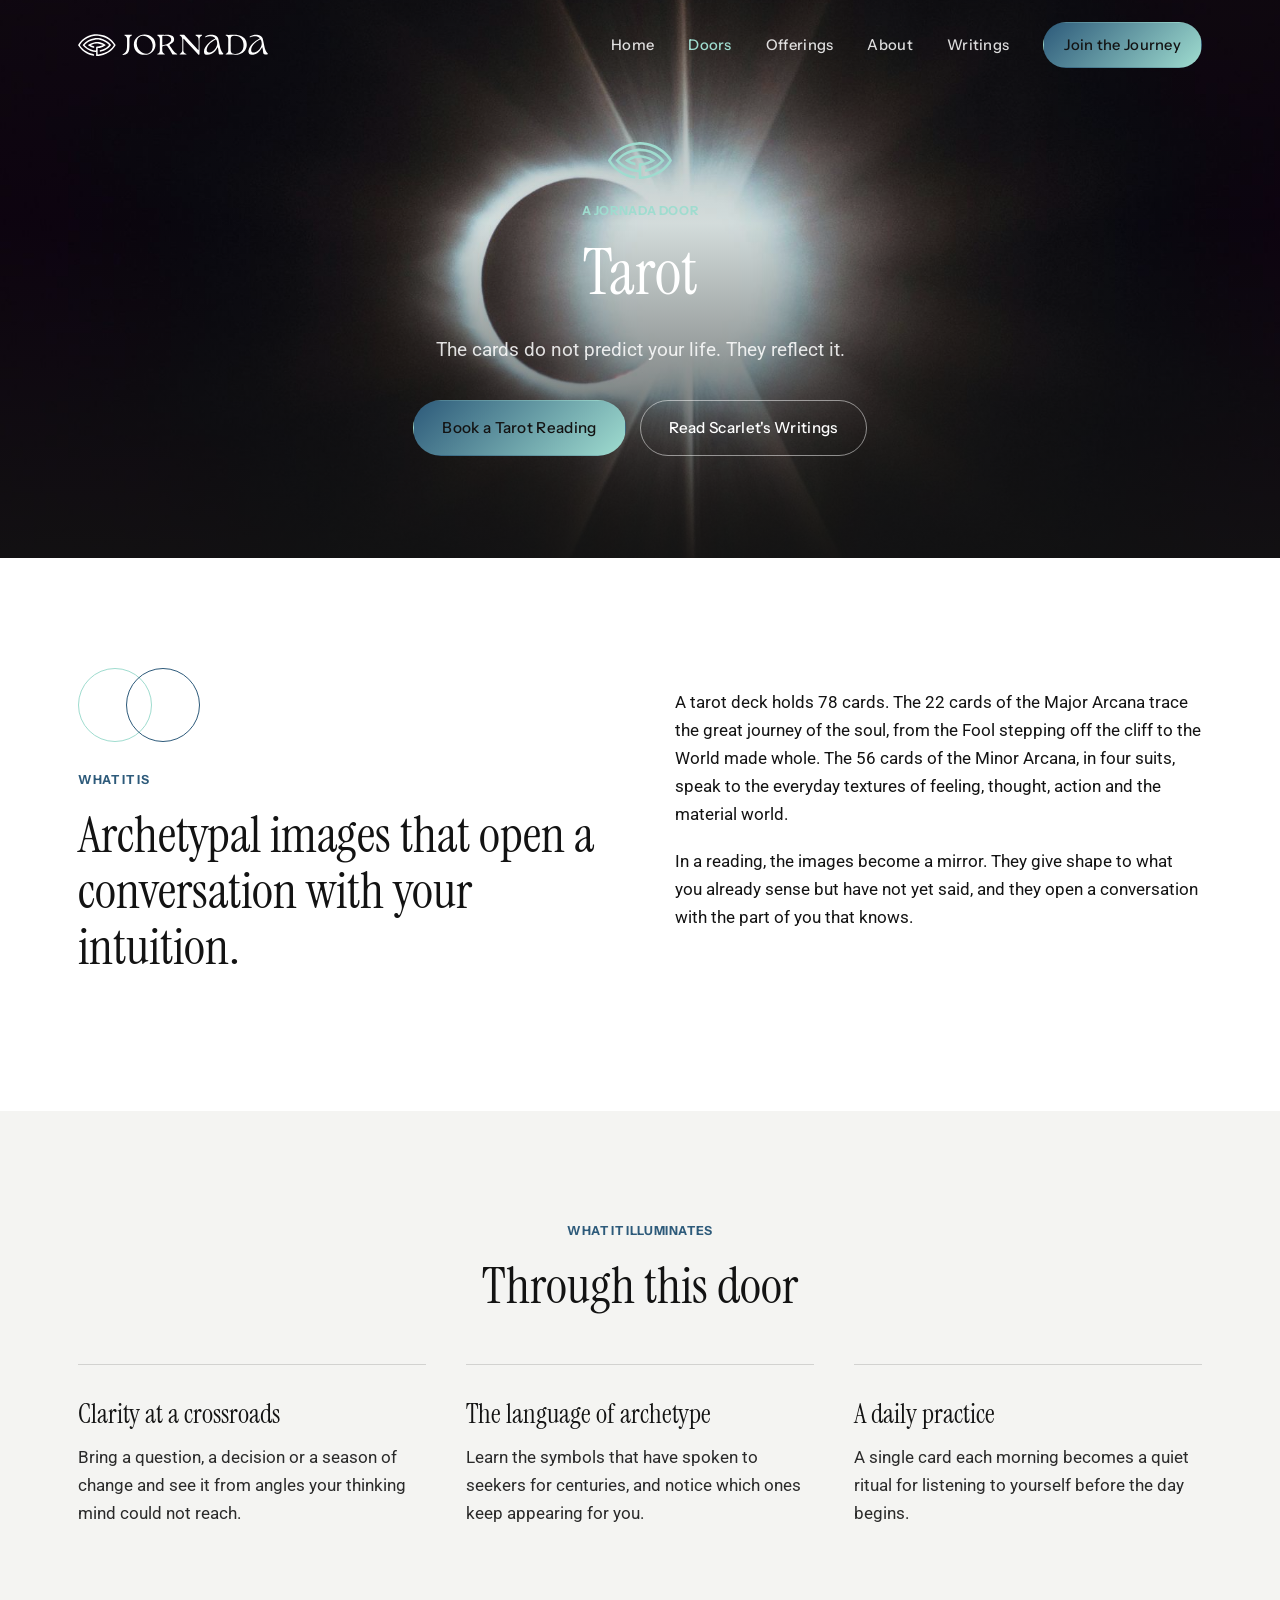
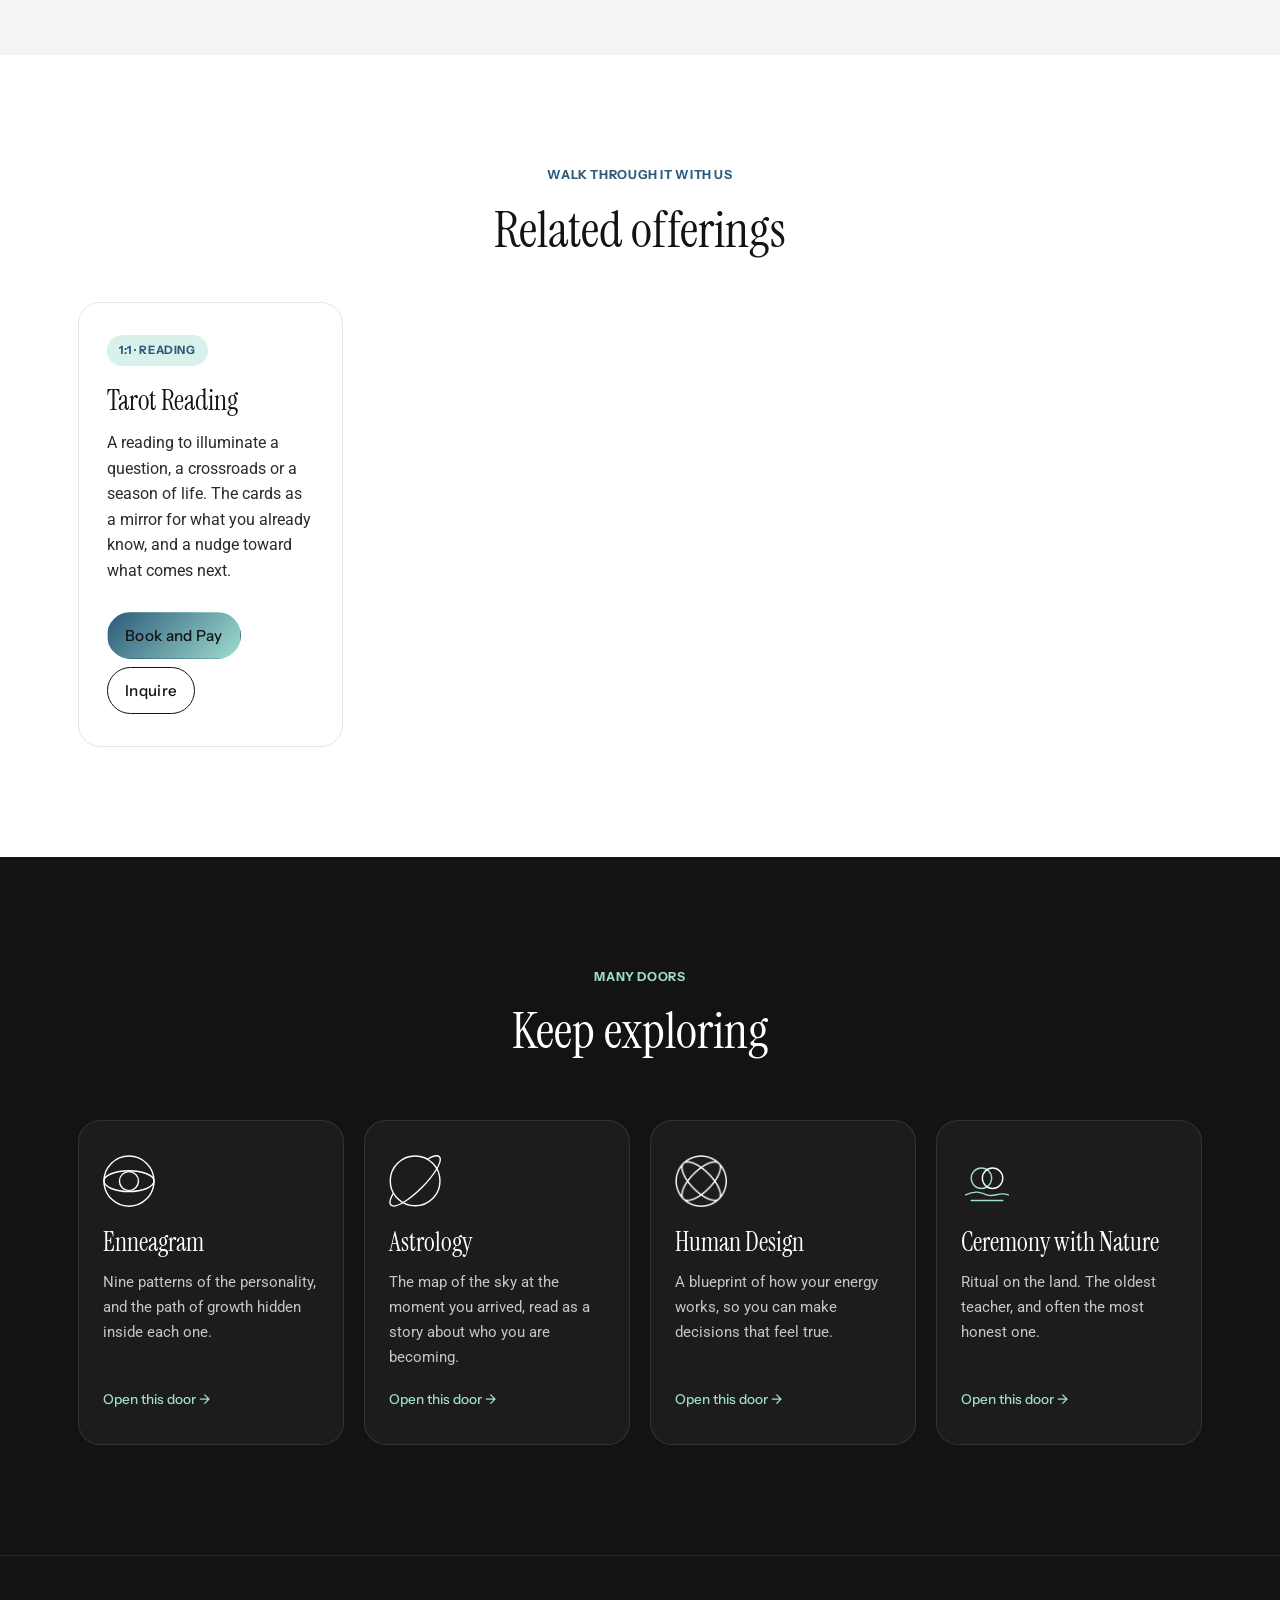
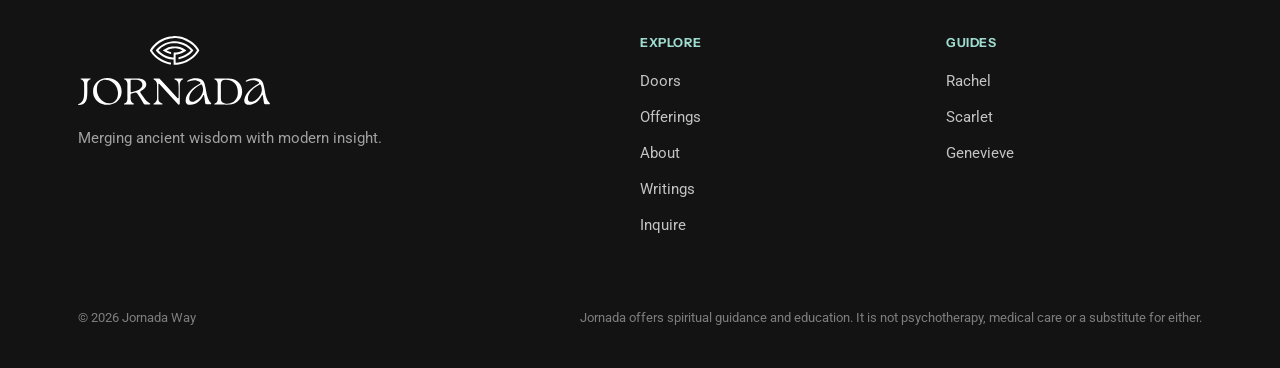
<file: doors/tarot.html>
<!DOCTYPE html>
<html lang="en">
<head>
<meta charset="utf-8">
<meta name="viewport" content="width=device-width, initial-scale=1">
<title>Tarot | Jornada</title>
<meta name="description" content="Archetypal images that open a conversation with your intuition.">
<meta property="og:title" content="Tarot | Jornada">
<meta property="og:description" content="Archetypal images that open a conversation with your intuition.">
<meta property="og:image" content="https://jornadaway.com/assets/img/desert-stars.jpg">
<link rel="icon" href="../assets/img/mark-teal.svg" type="image/svg+xml">
<link rel="preconnect" href="https://fonts.googleapis.com">
<link rel="preconnect" href="https://fonts.gstatic.com" crossorigin>
<link href="https://fonts.googleapis.com/css2?family=Instrument+Sans:wght@400;500;700&family=Instrument+Serif:ital@0;1&family=Roboto:wght@300;400;500&display=swap" rel="stylesheet">
<link rel="stylesheet" href="../assets/css/style.css">
</head>
<body>
<header class="site-header">
  <div class="wrap">
    <a class="brand" href="../index.html" aria-label="Jornada home"><img src="../assets/img/logo-white.svg" alt="Jornada"></a>
    <button class="nav-toggle" aria-label="Menu" aria-expanded="false"><span></span><span></span><span></span></button>
    <nav class="nav"><a href="../index.html">Home</a><a href="../doors.html" class="active">Doors</a><a href="../offerings.html">Offerings</a><a href="../about.html">About</a><a href="../writings.html">Writings</a><a class="btn btn-primary" href="../index.html#waitlist">Join the Journey</a></nav>
  </div>
</header>

<section class="hero page-hero center" style="background-image:url('../assets/img/eclipse.jpg')">
  <div class="wrap">
    <img src="../assets/img/mark-teal.svg" alt="" style="width:64px;margin:0 auto 22px;">
    <span class="eyebrow">A Jornada Door</span>
    <h1>Tarot</h1>
    <p class="lede">The cards do not predict your life. They reflect it.</p>
    <div class="actions">
      <a class="btn btn-primary" href="../offerings.html?offering=scarlet-tarot#inquire">Book a Tarot Reading</a>
      <a class="btn btn-ghost" href="../writings.html">Read Scarlet's Writings</a>
    </div>
  </div>
</section>
<section class="light">
  <div class="wrap split" style="align-items:start">
    <div class="reveal">
      <div class="circles"></div>
      <span class="eyebrow">What it is</span>
      <h2>Archetypal images that open a conversation with your intuition.</h2>
    </div>
    <div class="reveal" style="padding-top:20px"><p>A tarot deck holds 78 cards. The 22 cards of the Major Arcana trace the great journey of the soul, from the Fool stepping off the cliff to the World made whole. The 56 cards of the Minor Arcana, in four suits, speak to the everyday textures of feeling, thought, action and the material world.</p><p>In a reading, the images become a mirror. They give shape to what you already sense but have not yet said, and they open a conversation with the part of you that knows.</p></div>
  </div>
</section>
<section class="soft">
  <div class="wrap">
    <div class="center" style="margin-bottom:50px"><span class="eyebrow">What it illuminates</span><h2>Through this door</h2></div>
    <div class="mv" style="grid-template-columns:repeat(3,1fr);gap:40px"><div class="mv-item reveal"><h3>Clarity at a crossroads</h3><p>Bring a question, a decision or a season of change and see it from angles your thinking mind could not reach.</p></div><div class="mv-item reveal"><h3>The language of archetype</h3><p>Learn the symbols that have spoken to seekers for centuries, and notice which ones keep appearing for you.</p></div><div class="mv-item reveal"><h3>A daily practice</h3><p>A single card each morning becomes a quiet ritual for listening to yourself before the day begins.</p></div></div>
  </div>
</section>
<section class="light">
  <div class="wrap">
    <div class="center" style="margin-bottom:44px"><span class="eyebrow">Walk through it with us</span><h2>Related offerings</h2></div>
    <div class="offer-grid"><div class="offer reveal">
  <span class="format">1:1 · Reading</span>
  <h3>Tarot Reading</h3>
  <p>A reading to illuminate a question, a crossroads or a season of life. The cards as a mirror for what you already know, and a nudge toward what comes next.</p>
  
  <a class="btn btn-ghost" href="../offerings.html?offering=scarlet-tarot#inquire" data-offering="scarlet-tarot">Inquire</a>
</div></div>
    
  </div>
</section>
<section>
  <div class="wrap">
    <div class="center" style="margin-bottom:50px"><span class="eyebrow">Many Doors</span><h2>Keep exploring</h2></div>
    <div class="tools" style="grid-template-columns:repeat(4,1fr)"><a class="tool reveal" href="../doors/enneagram.html"><img class="ico inv" src="../assets/img/icon-seeker.svg" alt=""><h3>Enneagram</h3><p>Nine patterns of the personality, and the path of growth hidden inside each one.</p><span class="more">Open this door &rarr;</span></a><a class="tool reveal" href="../doors/astrology.html"><img class="ico inv" src="../assets/img/icon-explorer.svg" alt=""><h3>Astrology</h3><p>The map of the sky at the moment you arrived, read as a story about who you are becoming.</p><span class="more">Open this door &rarr;</span></a><a class="tool reveal" href="../doors/human-design.html"><img class="ico" src="../assets/img/icon-guide.png" alt=""><h3>Human Design</h3><p>A blueprint of how your energy works, so you can make decisions that feel true.</p><span class="more">Open this door &rarr;</span></a><a class="tool reveal" href="../doors/ceremony.html"><img class="ico" src="../assets/img/icon-ceremony.svg" alt=""><h3>Ceremony with Nature</h3><p>Ritual on the land. The oldest teacher, and often the most honest one.</p><span class="more">Open this door &rarr;</span></a></div>
  </div>
</section>
<footer class="site-footer">
  <div class="wrap">
    <div class="footer-grid">
      <div>
        <img src="../assets/img/logo-white-stacked.svg" alt="Jornada">
        <p>Merging ancient wisdom with modern insight.</p>
      </div>
      <div>
        <h4>Explore</h4>
        <ul>
          <li><a href="../doors.html">Doors</a></li>
          <li><a href="../offerings.html">Offerings</a></li>
          <li><a href="../about.html">About</a></li>
          <li><a href="../writings.html">Writings</a></li>
          <li><a href="../offerings.html#inquire">Inquire</a></li>
        </ul>
      </div>
      <div>
        <h4>Guides</h4>
        <ul>
          <li><a href="../about/rachel.html">Rachel</a></li>
          <li><a href="../about/scarlet.html">Scarlet</a></li>
          <li><a href="../about/genevieve.html">Genevieve</a></li>
        </ul>
      </div>
    </div>
    <div class="legal">
      <span>&copy; 2026 Jornada Way</span>
      <span>Jornada offers spiritual guidance and education. It is not psychotherapy, medical care or a substitute for either.</span>
    </div>
  </div>
</footer>
<script src="../assets/js/main.js"></script>
</body>
</html>
</file>
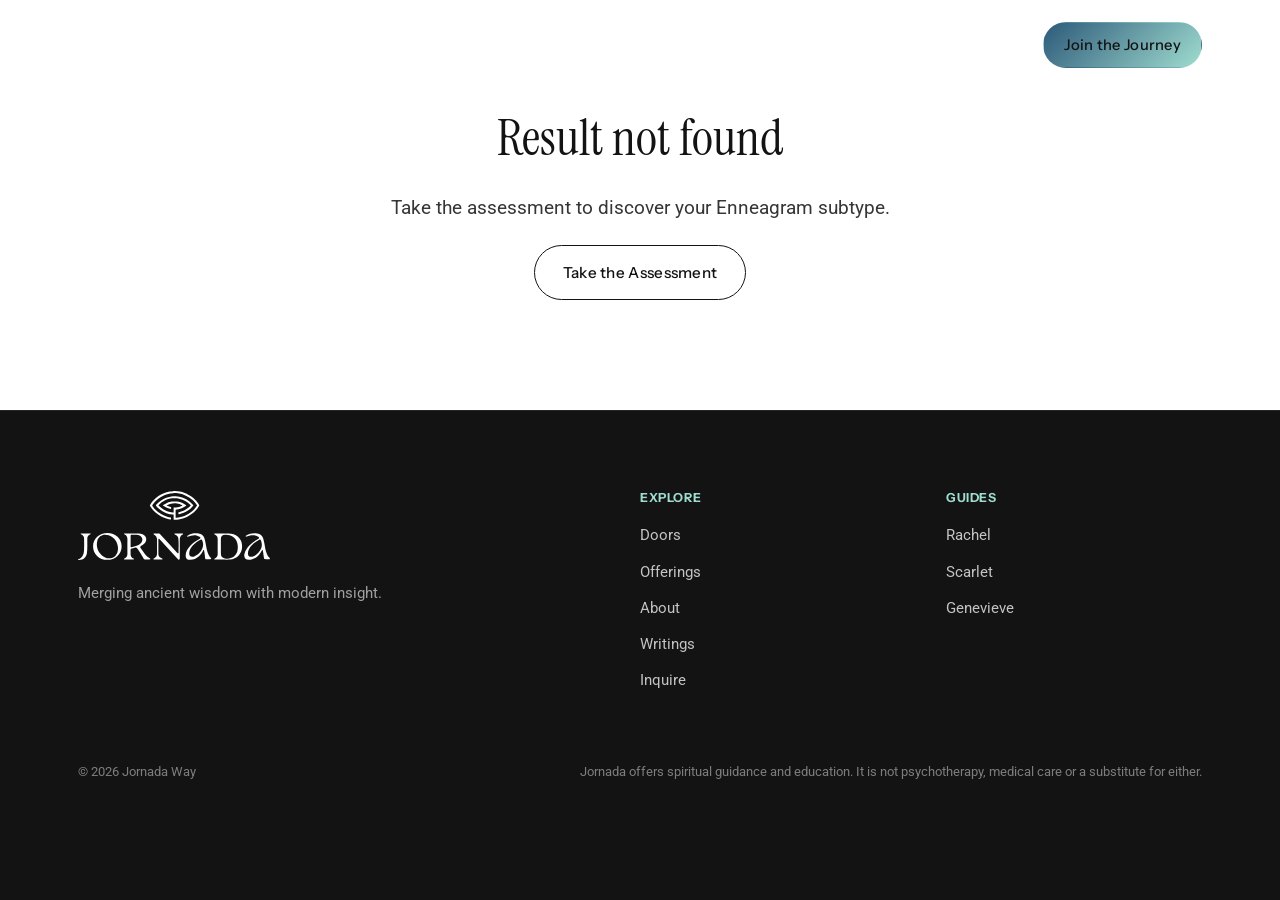
<file: enneagram/result.html>
<!DOCTYPE html>
<html lang="en">
<head>
<meta charset="utf-8">
<meta name="viewport" content="width=device-width, initial-scale=1">
<title>Your Enneagram Subtype | Jornada</title>
<meta name="description" content="Your Jornada Enneagram subtype profile, path to growth and daily practice.">
<meta property="og:title" content="Your Enneagram Subtype | Jornada">
<meta property="og:description" content="Your Jornada Enneagram subtype profile, path to growth and daily practice.">
<meta property="og:image" content="https://jornadaway.com/assets/img/desert-stars.jpg">
<link rel="icon" href="../assets/img/mark-teal.svg" type="image/svg+xml">
<link rel="preconnect" href="https://fonts.googleapis.com">
<link rel="preconnect" href="https://fonts.gstatic.com" crossorigin>
<link href="https://fonts.googleapis.com/css2?family=Instrument+Sans:wght@400;500;700&family=Instrument+Serif:ital@0;1&family=Roboto:wght@300;400;500&display=swap" rel="stylesheet">
<link rel="stylesheet" href="../assets/css/style.css">
<link rel="stylesheet" href="../assets/css/quiz.css">
</head>
<body data-base="../">
<header class="site-header">
  <div class="wrap">
    <a class="brand" href="../index.html" aria-label="Jornada home"><img src="../assets/img/logo-white.svg" alt="Jornada"></a>
    <button class="nav-toggle" aria-label="Menu" aria-expanded="false"><span></span><span></span><span></span></button>
    <nav class="nav"><a href="../index.html">Home</a><a href="../doors.html">Doors</a><a href="../offerings.html">Offerings</a><a href="../about.html">About</a><a href="../writings.html">Writings</a><a class="btn btn-primary" href="../index.html#waitlist">Join the Journey</a></nav>
  </div>
</header>
<div id="enneagram-result"></div><footer class="site-footer">
  <div class="wrap">
    <div class="footer-grid">
      <div>
        <img src="../assets/img/logo-white-stacked.svg" alt="Jornada">
        <p>Merging ancient wisdom with modern insight.</p>
      </div>
      <div>
        <h4>Explore</h4>
        <ul>
          <li><a href="../doors.html">Doors</a></li>
          <li><a href="../offerings.html">Offerings</a></li>
          <li><a href="../about.html">About</a></li>
          <li><a href="../writings.html">Writings</a></li>
          <li><a href="../offerings.html#inquire">Inquire</a></li>
        </ul>
      </div>
      <div>
        <h4>Guides</h4>
        <ul>
          <li><a href="../about/rachel.html">Rachel</a></li>
          <li><a href="../about/scarlet.html">Scarlet</a></li>
          <li><a href="../about/genevieve.html">Genevieve</a></li>
        </ul>
      </div>
    </div>
    <div class="legal">
      <span>&copy; 2026 Jornada Way</span>
      <span>Jornada offers spiritual guidance and education. It is not psychotherapy, medical care or a substitute for either.</span>
    </div>
  </div>
</footer>
<script src="../assets/js/enneagram-data.js"></script>
<script src="../assets/js/quiz.js"></script>
<script src="../assets/js/main.js"></script>
</body>
</html>
</file>
<file: assets/css/style.css>
/* Jornada Way: brand tokens from the JKY.Design brand book */
:root {
  --nightsky: #131313;
  --lunar: #ffffff;
  --cosmic-blue: #2D5A7A;
  --cosmic-teal: #9FDCCF;
  --blue-deep: #1b3a50;
  --teal-soft: #d8f1eb;
  --grey-1: #f4f4f2;
  --grey-2: #c9c9c6;
  --grey-3: #8a8a87;
  --grey-4: #2a2a2a;
  --expansion: linear-gradient(135deg, #2D5A7A 0%, #9FDCCF 100%);
  --serif: "Instrument Serif", Georgia, serif;
  --sans: "Instrument Sans", "Helvetica Neue", Arial, sans-serif;
  --body: "Roboto", "Helvetica Neue", Arial, sans-serif;
  --max: 1180px;
}

* { box-sizing: border-box; }
html { scroll-behavior: smooth; }
body {
  margin: 0;
  font-family: var(--body);
  font-size: 17px;
  line-height: 1.65;
  color: var(--lunar);
  background: var(--nightsky);
  -webkit-font-smoothing: antialiased;
}
img { max-width: 100%; display: block; }
a { color: inherit; }

h1, h2, h3, h4 { font-family: var(--serif); font-weight: 400; line-height: 1.1; margin: 0 0 .5em; }
h1 { font-size: clamp(2.8rem, 6vw, 5.2rem); }
h2 { font-size: clamp(2.2rem, 4vw, 3.4rem); }
h3 { font-size: 1.9rem; }
p { margin: 0 0 1.1em; }

.eyebrow {
  font-family: var(--sans);
  font-weight: 700;
  text-transform: uppercase;
  letter-spacing: .05em;
  font-size: .78rem;
  color: var(--cosmic-teal);
  margin-bottom: 1rem;
  display: block;
}
.light .eyebrow, .soft .eyebrow { color: var(--cosmic-blue); }

.wrap { max-width: var(--max); margin: 0 auto; padding: 0 28px; }
section { padding: 110px 0; }
.light { background: var(--lunar); color: var(--nightsky); }
.soft { background: var(--grey-1); color: var(--nightsky); }
.lede { font-size: 1.2rem; max-width: 720px; color: inherit; opacity: .85; }
.center { text-align: center; }
.center .lede { margin-left: auto; margin-right: auto; }

/* Buttons */
.btn {
  display: inline-block;
  font-family: var(--sans);
  font-weight: 500;
  font-size: .95rem;
  letter-spacing: .02em;
  padding: 14px 28px;
  border-radius: 999px;
  text-decoration: none;
  border: 1px solid transparent;
  cursor: pointer;
  transition: transform .2s ease, background .2s ease, color .2s ease;
}
.btn:hover { transform: translateY(-1px); }
.btn-primary { background: var(--expansion); color: var(--nightsky); }
.btn-ghost { border-color: rgba(255,255,255,.5); color: var(--lunar); background: transparent; }
.btn-ghost:hover { background: rgba(255,255,255,.08); }
.light .btn-ghost, .soft .btn-ghost { border-color: var(--nightsky); color: var(--nightsky); }
.light .btn-ghost:hover, .soft .btn-ghost:hover { background: var(--nightsky); color: var(--lunar); }

/* Header */
.site-header {
  position: fixed; top: 0; left: 0; right: 0; z-index: 50;
  transition: background .3s ease, padding .3s ease;
  padding: 22px 0;
}
.site-header.scrolled, .site-header.solid { background: rgba(19,19,19,.92); backdrop-filter: blur(10px); padding: 14px 0; }
.site-header .wrap { display: flex; align-items: center; justify-content: space-between; }
.brand img { height: 22px; width: auto; }
.nav { display: flex; gap: 34px; align-items: center; }
.nav a {
  font-family: var(--sans); font-weight: 500; font-size: .92rem;
  text-decoration: none; letter-spacing: .02em; opacity: .85;
}
.nav a:hover, .nav a.active { opacity: 1; color: var(--cosmic-teal); }
.nav .btn { padding: 10px 20px; opacity: 1; }
.nav .btn:hover { color: var(--nightsky); }
.nav-toggle { display: none; background: none; border: 0; color: var(--lunar); cursor: pointer; padding: 6px; }
.nav-toggle span { display: block; width: 24px; height: 2px; background: currentColor; margin: 5px 0; }

/* Hero */
.hero {
  position: relative; min-height: 100vh; display: flex; align-items: center;
  padding: 140px 0 100px; overflow: hidden;
  background: var(--nightsky) center/cover no-repeat;
}
.hero::before {
  content: ""; position: absolute; inset: 0;
  background: linear-gradient(180deg, rgba(19,19,19,.35) 0%, rgba(19,19,19,.15) 40%, rgba(19,19,19,.85) 100%);
}
.hero .wrap { position: relative; z-index: 2; width: 100%; }
.hero-logo { width: min(340px, 70vw); margin: 0 auto 48px; }
.hero h1 { max-width: 900px; margin: 0 auto .4em; }
.hero .lede { margin: 0 auto 2.2rem; }
.hero .actions { display: flex; gap: 14px; justify-content: center; flex-wrap: wrap; }
.page-hero { min-height: 62vh; }
.page-hero h1 { font-size: clamp(2.6rem, 5vw, 4.4rem); }

.scroll-cue {
  position: absolute; bottom: 30px; left: 50%; transform: translateX(-50%); z-index: 2;
  width: 1px; height: 60px; background: linear-gradient(var(--cosmic-teal), transparent);
}

/* Mission / vision */
.mv { display: grid; grid-template-columns: 1fr 1fr; gap: 64px; align-items: start; }
.mv-item { position: relative; padding-top: 34px; border-top: 1px solid rgba(19,19,19,.15); }
.mv-item blockquote { font-family: var(--serif); font-size: clamp(1.8rem, 3vw, 2.5rem); line-height: 1.2; margin: 0 0 1rem; }
.mv-item p { color: var(--grey-4); }

/* Overlapping circles motif */
.circles { position: relative; width: 120px; height: 72px; margin-bottom: 30px; }
.circles::before, .circles::after {
  content: ""; position: absolute; top: 0; width: 72px; height: 72px; border-radius: 50%;
  border: 1.5px solid var(--cosmic-teal);
}
.circles::before { left: 0; }
.circles::after { left: 48px; border-color: var(--cosmic-blue); }

/* Tools grid */
.tools { display: grid; grid-template-columns: repeat(5, 1fr); gap: 20px; margin-top: 60px; }
.tool {
  padding: 34px 24px; border-radius: 22px;
  background: rgba(255,255,255,.04); border: 1px solid rgba(255,255,255,.1);
  transition: border-color .3s ease, transform .3s ease;
}
.tool:hover { border-color: var(--cosmic-teal); transform: translateY(-3px); }
.tool .ico { width: 52px; height: 52px; margin-bottom: 22px; }
.tool .ico.inv { filter: invert(1) brightness(1.1); }
.tool h3 { font-size: 1.6rem; }
.tool p { font-size: .95rem; opacity: .75; margin: 0; }

/* Split feature */
.split { display: grid; grid-template-columns: 1fr 1fr; gap: 70px; align-items: center; }
.split img { border-radius: 28px; aspect-ratio: 4/5; object-fit: cover; width: 100%; }

/* Offerings */
.offer-group { margin-bottom: 90px; }
.offer-group:last-child { margin-bottom: 0; }
.offer-head { display: flex; gap: 26px; align-items: center; margin-bottom: 34px; }
.offer-head img { width: 84px; height: 84px; border-radius: 50%; object-fit: cover; object-position: 50% 24%; }
.offer-head h2 { margin: 0; font-size: clamp(2rem, 3.4vw, 2.8rem); }
.offer-head .eyebrow { margin-bottom: .3rem; }
.offer-grid { display: grid; grid-template-columns: repeat(auto-fill, minmax(260px, 1fr)); gap: 22px; }
.offer {
  display: flex; flex-direction: column;
  background: var(--lunar); color: var(--nightsky);
  border-radius: 22px; padding: 32px 28px; border: 1px solid #e6e6e3;
}
.offer .format {
  font-family: var(--sans); font-weight: 700; font-size: .72rem; letter-spacing: .05em;
  text-transform: uppercase; color: var(--cosmic-blue);
  background: var(--teal-soft); border-radius: 999px; padding: 6px 12px; align-self: flex-start; margin-bottom: 20px;
}
.offer h3 { font-size: 1.75rem; }
.offer p { color: var(--grey-4); font-size: .97rem; flex: 1; }
.offer .btn { align-self: flex-start; margin-top: 10px; padding: 11px 22px; }

/* People */
.people { display: grid; grid-template-columns: repeat(3, 1fr); gap: 28px; }
.person { text-decoration: none; display: block; }
.person .portrait { border-radius: 28px; overflow: hidden; aspect-ratio: 4/5; margin-bottom: 22px; }
.person .portrait img { width: 100%; height: 100%; object-fit: cover; transition: transform .6s ease; }
.person:hover .portrait img { transform: scale(1.04); }
.person h3 { margin-bottom: .2em; }
.person .role { font-family: var(--sans); font-size: .92rem; opacity: .7; }
.person .more { font-family: var(--sans); font-weight: 500; font-size: .9rem; color: var(--cosmic-teal); margin-top: 10px; display: inline-block; }
.light .person .more, .soft .person .more { color: var(--cosmic-blue); }

/* Profile page */
.profile { display: grid; grid-template-columns: 420px 1fr; gap: 80px; align-items: start; }
.profile .portrait { border-radius: 28px; overflow: hidden; aspect-ratio: 4/5; position: sticky; top: 110px; }
.profile .portrait img { width: 100%; height: 100%; object-fit: cover; }
.tags { display: flex; flex-wrap: wrap; gap: 10px; margin: 0 0 34px; padding: 0; list-style: none; }
.tags li {
  font-family: var(--sans); font-size: .82rem; font-weight: 500;
  border: 1px solid var(--cosmic-blue); color: var(--cosmic-blue);
  padding: 7px 14px; border-radius: 999px;
}
.profile-offers { margin-top: 50px; border-top: 1px solid #e6e6e3; padding-top: 40px; }
.profile-offers .offer { border-color: #e6e6e3; background: var(--grey-1); }

/* Writings */
.writing-grid { display: grid; grid-template-columns: repeat(3, 1fr); gap: 30px; }
.writing { border-radius: 24px; overflow: hidden; background: var(--lunar); color: var(--nightsky); display: flex; flex-direction: column; border: 1px solid #e6e6e3; }
.writing .thumb { aspect-ratio: 3/2; overflow: hidden; position: relative; }
.writing .thumb img { width: 100%; height: 100%; object-fit: cover; }
.writing .soon {
  position: absolute; top: 16px; left: 16px;
  font-family: var(--sans); font-weight: 700; font-size: .7rem; letter-spacing: .05em; text-transform: uppercase;
  background: rgba(19,19,19,.75); color: var(--cosmic-teal); padding: 6px 12px; border-radius: 999px;
}
.writing .body { padding: 26px 26px 30px; flex: 1; display: flex; flex-direction: column; }
.writing h3 { font-size: 1.6rem; }
.writing p { color: var(--grey-4); font-size: .95rem; flex: 1; }
.writing .meta { font-family: var(--sans); font-size: .82rem; color: var(--grey-3); }
.filters { display: flex; gap: 10px; justify-content: center; margin-bottom: 50px; flex-wrap: wrap; }
.filters button {
  font-family: var(--sans); font-weight: 500; font-size: .9rem; cursor: pointer;
  border: 1px solid var(--nightsky); background: transparent; color: var(--nightsky);
  padding: 9px 20px; border-radius: 999px;
}
.filters button.on { background: var(--nightsky); color: var(--lunar); }

/* Forms */
.form-band { background: var(--expansion); color: var(--nightsky); }
.form-band .lede { opacity: .9; }
.waitlist { display: flex; gap: 12px; max-width: 560px; margin: 30px auto 0; flex-wrap: wrap; justify-content: center; }
.waitlist input { flex: 1 1 260px; }
input, select, textarea {
  font-family: var(--body); font-size: 1rem; width: 100%;
  padding: 15px 20px; border-radius: 14px; border: 1px solid rgba(19,19,19,.18);
  background: var(--lunar); color: var(--nightsky);
}
input:focus, select:focus, textarea:focus { outline: 2px solid var(--cosmic-blue); outline-offset: 1px; }
.waitlist input { border-radius: 999px; }
.waitlist .btn { background: var(--nightsky); color: var(--lunar); }
.inquiry { display: grid; grid-template-columns: 1fr 1fr; gap: 16px; max-width: 760px; margin: 40px auto 0; }
.inquiry .full { grid-column: 1 / -1; }
.inquiry label { font-family: var(--sans); font-weight: 500; font-size: .85rem; display: block; margin-bottom: 6px; }
.inquiry textarea { min-height: 150px; resize: vertical; }
.inquiry .btn { justify-self: start; }
.form-note { font-size: .9rem; margin-top: 14px; min-height: 1.4em; }

/* Footer */
.site-footer { padding: 80px 0 40px; background: var(--nightsky); border-top: 1px solid rgba(255,255,255,.08); }
.footer-grid { display: grid; grid-template-columns: 2fr 1fr 1fr; gap: 50px; }
.footer-grid img { height: 70px; width: auto; margin-bottom: 20px; }
.footer-grid h4 { font-family: var(--sans); font-weight: 700; text-transform: uppercase; letter-spacing: .05em; font-size: .78rem; color: var(--cosmic-teal); margin-bottom: 16px; }
.footer-grid ul { list-style: none; padding: 0; margin: 0; }
.footer-grid li { margin-bottom: 8px; }
.footer-grid a { text-decoration: none; opacity: .75; font-size: .95rem; }
.footer-grid a:hover { opacity: 1; }
.footer-grid p { opacity: .6; font-size: .95rem; max-width: 340px; }
.legal { margin-top: 60px; font-size: .82rem; opacity: .45; display: flex; justify-content: space-between; flex-wrap: wrap; gap: 10px; }

/* Reveal on scroll */
.reveal { opacity: 0; transform: translateY(24px); transition: opacity .9s ease, transform .9s ease; }
.reveal.in { opacity: 1; transform: none; }

/* Responsive */
@media (max-width: 1080px) {
  .tools { grid-template-columns: repeat(3, 1fr); }
}
@media (max-width: 900px) {
  section { padding: 80px 0; }
  .mv, .split, .profile { grid-template-columns: 1fr; gap: 44px; }
  .profile .portrait { position: static; max-width: 420px; }
  .people, .writing-grid { grid-template-columns: 1fr 1fr; }
  .footer-grid { grid-template-columns: 1fr 1fr; }
  .footer-grid > div:first-child { grid-column: 1 / -1; }
  .nav-toggle { display: block; }
  .nav {
    position: fixed; inset: 0; background: var(--nightsky); flex-direction: column; justify-content: center;
    gap: 30px; transform: translateX(100%); transition: transform .35s ease;
  }
  .nav a { font-size: 1.4rem; }
  .nav.open { transform: none; }
  .nav-toggle { position: relative; z-index: 60; }
}
@media (max-width: 620px) {
  body { font-size: 16px; }
  .tools { grid-template-columns: 1fr 1fr; }
  .people, .writing-grid { grid-template-columns: 1fr; }
  .inquiry { grid-template-columns: 1fr; }
  .offer-head img { width: 64px; height: 64px; }
}

/* Doors */
a.tool { text-decoration: none; color: inherit; display: flex; flex-direction: column; }
a.tool p { flex: 1; }
.tool .more { font-family: var(--sans); font-weight: 500; font-size: .85rem; color: var(--cosmic-teal); margin-top: 18px; }
.mv-item h3 { font-size: 1.7rem; }
@media (max-width: 900px) { .mv[style*="repeat(3"] { grid-template-columns: 1fr !important; } .tools[style*="repeat(4"] { grid-template-columns: repeat(2,1fr) !important; } }
.light .qz-callout, .soft .qz-callout { background: var(--teal-soft); border-radius: 18px; padding: 18px 22px; color: var(--nightsky); }
.contact-menu { position: absolute; z-index: 1000; min-width: 230px; background: var(--lunar); border-radius: 14px; box-shadow: 0 14px 40px rgba(0,0,0,.22); padding: 8px; display: flex; flex-direction: column; font-family: var(--sans); }
.contact-menu a, .contact-menu button { display: block; text-align: left; padding: 11px 14px; border-radius: 9px; color: var(--nightsky); font: 500 .92rem var(--sans); background: none; border: 0; cursor: pointer; text-decoration: none; }
.contact-menu a:hover, .contact-menu button:hover { background: var(--teal-soft); }
.offer-actions { display: flex; flex-wrap: wrap; gap: 8px; margin-top: 10px; }
.offer-actions .btn { margin-top: 0; padding: 10px 17px; }
</file>
<file: assets/css/quiz.css>
/* Jornada Enneagram assessment */
.qz-section {
  position: relative; overflow: hidden;
  background: linear-gradient(180deg, rgba(19,19,19,.92), rgba(19,19,19,.72) 45%, rgba(19,19,19,.95)), url('../img/canyon-stars.jpg') center/cover;
}
.qz-section::before {
  content: ""; position: absolute; width: 900px; height: 900px; border-radius: 50%;
  left: 50%; top: 50%; transform: translate(-70%, -50%);
  border: 1px solid rgba(159,220,207,.12); pointer-events: none;
}
.qz-section::after {
  content: ""; position: absolute; width: 900px; height: 900px; border-radius: 50%;
  left: 50%; top: 50%; transform: translate(-30%, -50%);
  border: 1px solid rgba(45,90,122,.25); pointer-events: none;
}
.qz-wrap { position: relative; z-index: 2; max-width: 860px; margin: 50px auto 0; }
.qz-card {
  background: linear-gradient(160deg, rgba(45,90,122,.28), rgba(19,19,19,.9) 60%);
  border: 1px solid rgba(159,220,207,.22); border-radius: 30px;
  padding: 54px 56px; text-align: left; box-shadow: 0 30px 80px rgba(0,0,0,.35);
  min-height: 420px; display: flex; flex-direction: column; justify-content: center;
  animation: qzIn .45s ease;
}
@keyframes qzIn { from { opacity: 0; transform: translateY(12px); } to { opacity: 1; transform: none; } }
.qz-brand { display: flex; align-items: center; gap: 12px; margin-bottom: 28px; }
.qz-brand img { width: 44px; height: auto; }
.qz-brand span { font-family: var(--serif); font-size: 1.35rem; letter-spacing: .01em; }
.qz-hero-mark { width: 54px; margin: 0 auto 18px; opacity: .9; }
.qz-title { font-size: clamp(2rem, 3.4vw, 2.7rem); }
.qz-intro p { opacity: .85; }
.qz-how { list-style: none; padding: 0; margin: 10px 0 34px; display: grid; gap: 14px; }
.qz-how li { padding-left: 28px; position: relative; opacity: .9; }
.qz-how li::before { content: ""; position: absolute; left: 0; top: .55em; width: 12px; height: 12px; border-radius: 50%; border: 1.5px solid var(--cosmic-teal); }
.qz-start { align-self: flex-start; }
.qz-fine { font-size: .8rem; opacity: .5 !important; margin: 26px 0 0; }

.qz-top { display: flex; justify-content: space-between; margin-bottom: 12px; }
.qz-count { font-family: var(--sans); font-weight: 700; font-size: .74rem; letter-spacing: .05em; text-transform: uppercase; color: var(--cosmic-teal); }
.qz-bar { height: 4px; background: rgba(255,255,255,.1); border-radius: 4px; overflow: hidden; margin-bottom: 46px; }
.qz-bar span { display: block; height: 100%; background: var(--expansion); border-radius: 4px; transition: width .4s ease; }
.qz-q { font-family: var(--serif); font-size: clamp(1.7rem, 3vw, 2.4rem); line-height: 1.25; margin: 0 0 46px; min-height: 2.5em; }

.qz-scale { display: flex; justify-content: space-between; align-items: flex-start; gap: 8px; }
.qz-opt { background: none; border: 0; color: var(--lunar); cursor: pointer; flex: 1; display: flex; flex-direction: column; align-items: center; gap: 12px; padding: 4px; }
.qz-opt .dotwrap { height: 60px; display: flex; align-items: center; justify-content: center; }
.qz-opt .dot { display: block; border-radius: 50%; border: 1.5px solid rgba(255,255,255,.55); transition: all .2s ease; }
.qz-o1 .dot, .qz-o5 .dot { width: 58px; height: 58px; }
.qz-o2 .dot, .qz-o4 .dot { width: 46px; height: 46px; }
.qz-o3 .dot { width: 36px; height: 36px; }
.qz-o1 .dot, .qz-o2 .dot { border-color: rgba(201,201,198,.7); }
.qz-o4 .dot, .qz-o5 .dot { border-color: var(--cosmic-teal); }
.qz-opt:hover .dot { transform: scale(1.08); background: rgba(159,220,207,.12); }
.qz-opt.on .dot { background: var(--expansion); border-color: transparent; box-shadow: 0 0 24px rgba(159,220,207,.45); }
.qz-opt .lbl { font-family: var(--sans); font-size: .78rem; opacity: .7; text-align: center; line-height: 1.3; }
.qz-opt.on .lbl { opacity: 1; color: var(--cosmic-teal); }
.qz-opt:focus-visible { outline: 2px solid var(--cosmic-teal); outline-offset: 4px; border-radius: 12px; }

.qz-nav { display: flex; justify-content: space-between; align-items: center; margin-top: 42px; }
.qz-back { background: none; border: 0; color: var(--lunar); font-family: var(--sans); font-size: .9rem; cursor: pointer; opacity: .75; padding: 6px 0; }
.qz-back:disabled { opacity: .25; cursor: default; }
.qz-hint { font-family: var(--sans); font-size: .8rem; opacity: .45; }

.qz-choices { display: grid; gap: 14px; }
.qz-choice {
  text-align: left; font-family: var(--body); font-size: 1.05rem; color: var(--lunar); cursor: pointer;
  background: rgba(255,255,255,.04); border: 1px solid rgba(255,255,255,.18); border-radius: 18px; padding: 20px 24px;
  transition: border-color .2s ease, background .2s ease;
}
.qz-choice:hover { border-color: var(--cosmic-teal); background: rgba(159,220,207,.08); }

/* Result page */
.qz-badge { display: inline-flex; margin: 6px 0 22px; }
.qz-badge span {
  width: 74px; height: 74px; border-radius: 50%; display: grid; place-items: center;
  font-family: var(--serif); font-size: 2rem; border: 1.5px solid var(--cosmic-teal);
}
.qz-badge span + span { margin-left: -18px; border-color: #7fb2cf; font-family: var(--sans); font-size: 1.05rem; font-weight: 700; letter-spacing: .05em; background: rgba(19,19,19,.35); }
.qz-counter { color: var(--cosmic-teal); }
.qz-callout { background: var(--teal-soft); border-radius: 18px; padding: 18px 22px; color: var(--nightsky); }
.qz-cards { display: grid; gap: 18px; }
.qz-mini { background: var(--grey-1); border-radius: 22px; padding: 28px 30px; color: var(--nightsky); border: 1px solid #e6e6e3; }
.qz-mini p { margin: 0; color: var(--grey-4); }
.qz-mini:first-child { background: var(--expansion); border: 0; }
.qz-mini:first-child .eyebrow { color: var(--nightsky); }
.qz-mini:first-child p { color: var(--nightsky); font-size: 1.08rem; }

.qz-scores { display: grid; grid-template-columns: 1.4fr 1fr; gap: 26px; }
.qz-panel { background: var(--lunar); border-radius: 24px; padding: 32px; border: 1px solid #e6e6e3; }
.qz-panel h3 { font-size: 1.6rem; }
.qz-row { display: grid; grid-template-columns: 150px 1fr 34px; gap: 14px; align-items: center; margin: 12px 0; font-family: var(--sans); font-size: .9rem; color: var(--grey-4); }
.qz-track { height: 8px; background: var(--grey-1); border-radius: 8px; overflow: hidden; }
.qz-track span { display: block; height: 100%; background: var(--grey-2); border-radius: 8px; }
.qz-row.top { color: var(--nightsky); font-weight: 700; }
.qz-row.top .qz-track span { background: var(--expansion); }
.qz-rv { text-align: right; }
.qz-note { font-size: .95rem; color: var(--grey-4); margin-top: 22px; }

.qz-sibs { display: grid; grid-template-columns: repeat(auto-fit, minmax(200px, 1fr)); gap: 16px; margin-top: 10px; }
.qz-sib { text-decoration: none; border: 1px solid #e6e6e3; border-radius: 20px; padding: 22px 24px; background: var(--grey-1); color: var(--nightsky); transition: border-color .2s ease, transform .2s ease; }
.qz-sib:hover { border-color: var(--cosmic-blue); transform: translateY(-2px); }
.qz-sib .eyebrow { margin-bottom: .4rem; }
.qz-sib h4 { font-family: var(--serif); font-size: 1.5rem; margin: 0 0 6px; }
.qz-sib .more, .qz-all { color: var(--cosmic-blue); font-family: var(--sans); font-weight: 500; font-size: .88rem; text-decoration: none; }
.qz-all { display: inline-block; margin-top: 18px; }

/* Library */
.qz-type { padding: 46px 0; border-top: 1px solid #e6e6e3; }
.qz-type:first-child { border-top: 0; padding-top: 0; }
.qz-type-head { display: flex; gap: 26px; align-items: center; margin-bottom: 20px; }
.qz-type-head h3 { margin: 0 0 4px; font-size: 2.2rem; }
.qz-type-head p { margin: 0; color: var(--grey-4); font-style: italic; }
.qz-type-head .eyebrow { margin-bottom: .3rem; }
.qz-num { flex: 0 0 auto; width: 72px; height: 72px; border-radius: 50%; display: grid; place-items: center; font-family: var(--serif); font-size: 2.2rem; background: var(--expansion); color: var(--nightsky); }

/* Home teaser strip */
.qz-teaser { display: flex; gap: 10px; justify-content: center; flex-wrap: wrap; margin-top: 26px; }
.qz-teaser span { font-family: var(--sans); font-size: .82rem; border: 1px solid rgba(159,220,207,.35); color: var(--cosmic-teal); padding: 7px 14px; border-radius: 999px; }

@media (max-width: 760px) {
  .qz-card { padding: 34px 24px; min-height: 0; }
  .qz-o1 .dot, .qz-o5 .dot { width: 44px; height: 44px; }
  .qz-o2 .dot, .qz-o4 .dot { width: 36px; height: 36px; }
  .qz-o3 .dot { width: 28px; height: 28px; }
  .qz-opt .lbl { font-size: .66rem; }
  .qz-opt .dotwrap { height: 46px; }
  .qz-scores { grid-template-columns: 1fr; }
  .qz-row { grid-template-columns: 110px 1fr 30px; }
  .qz-hint { display: none; }
}
</file>
